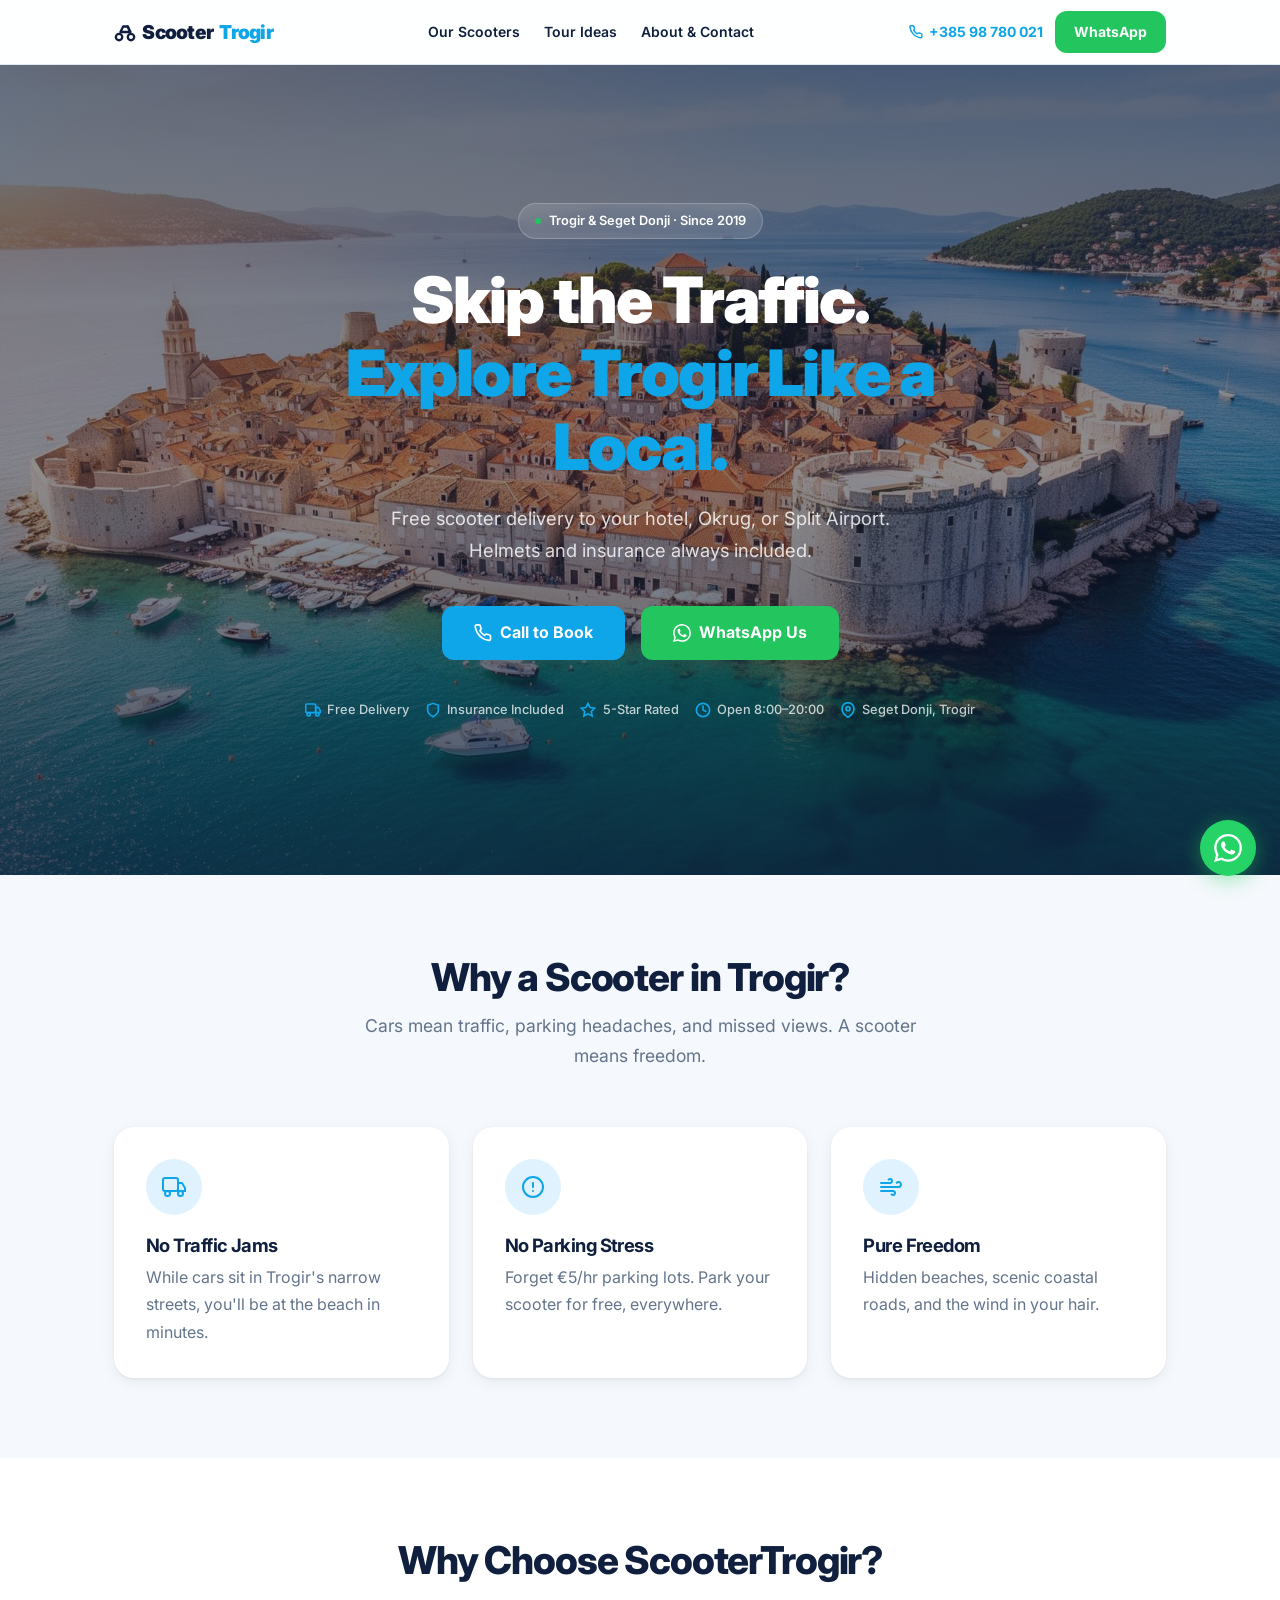
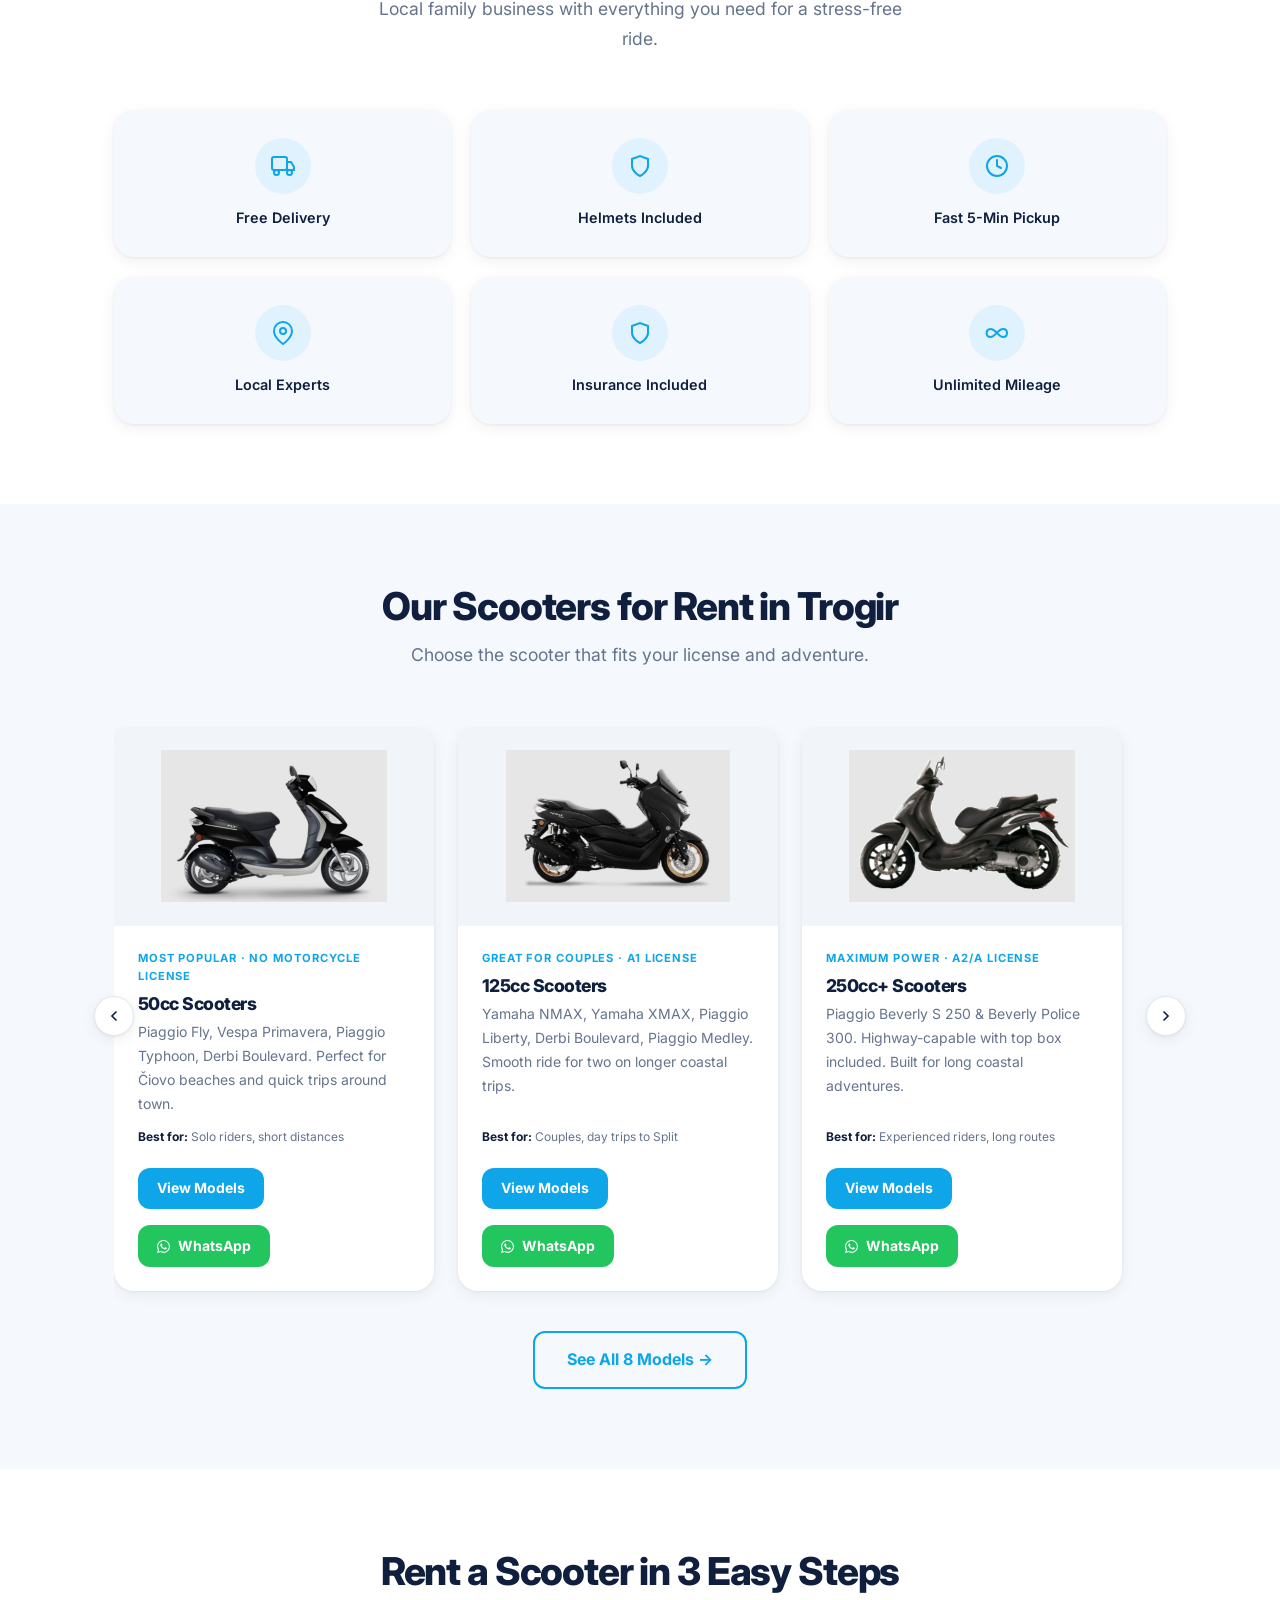
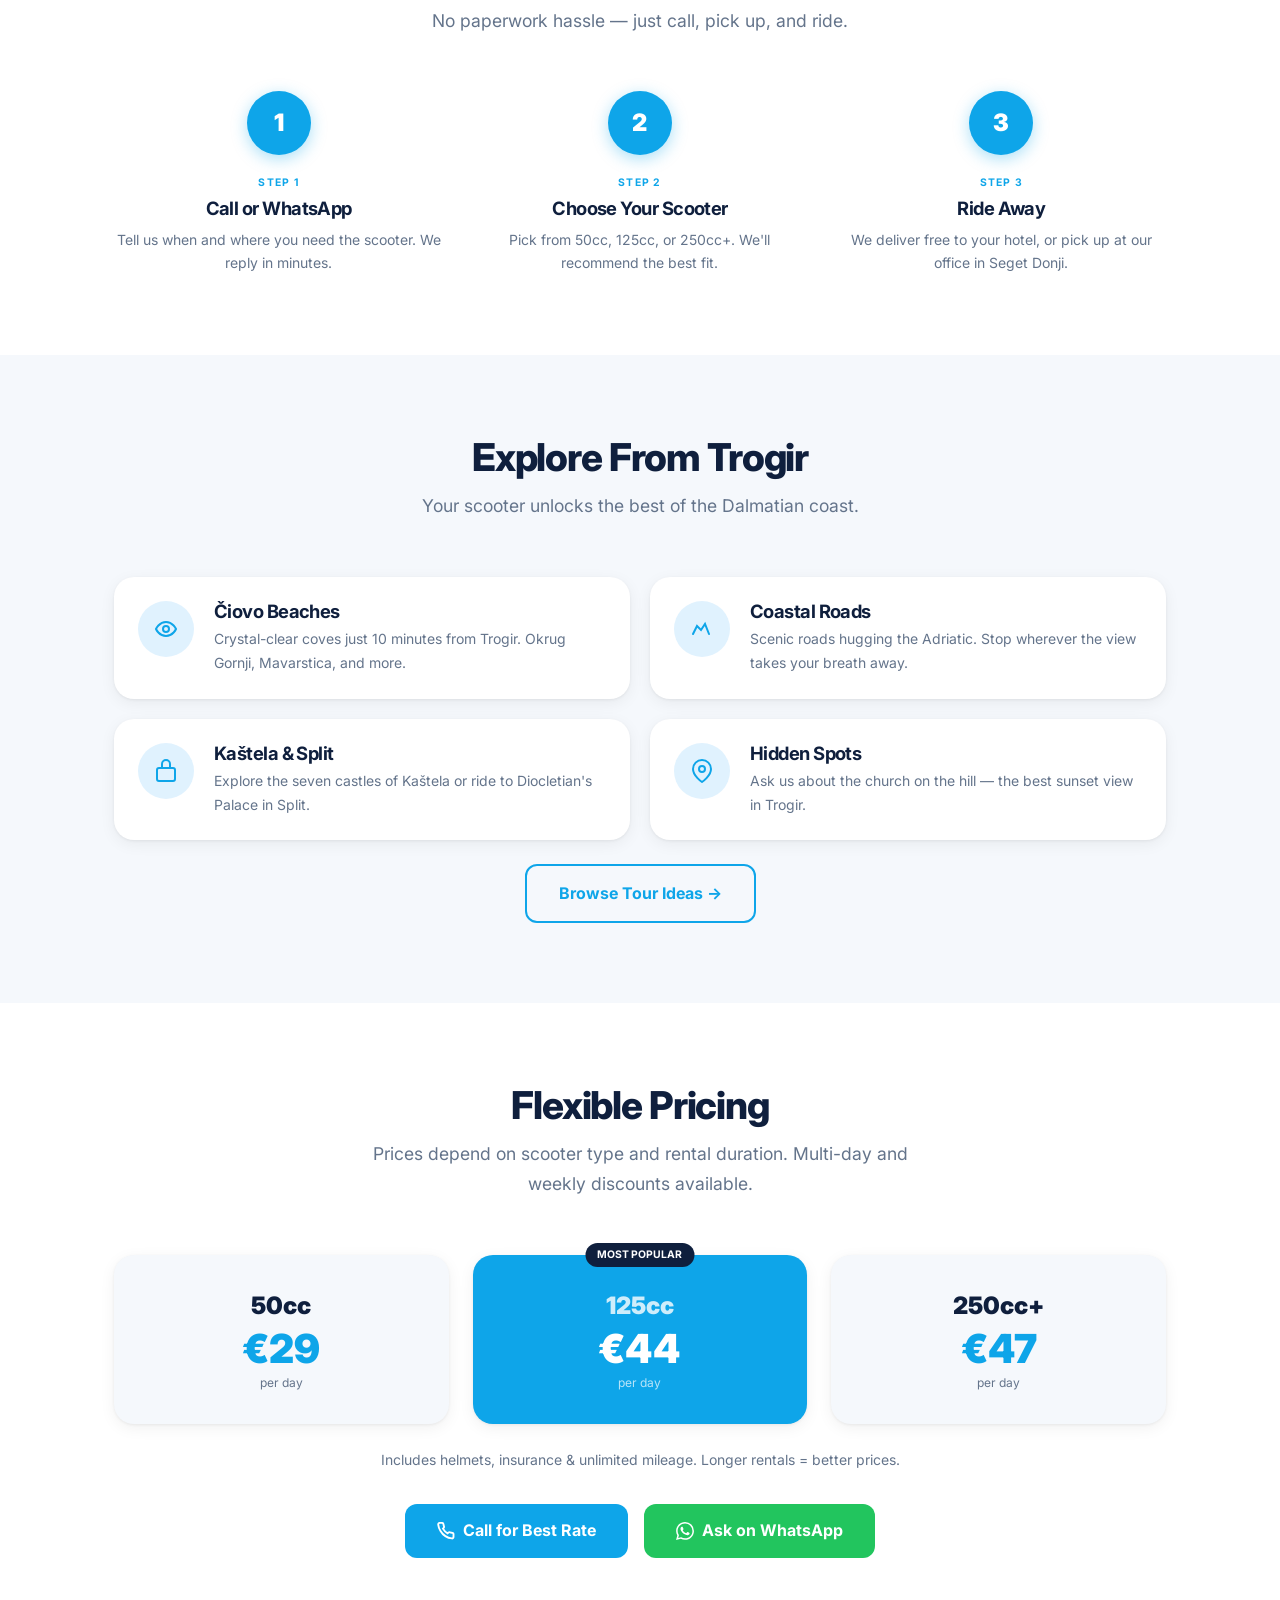
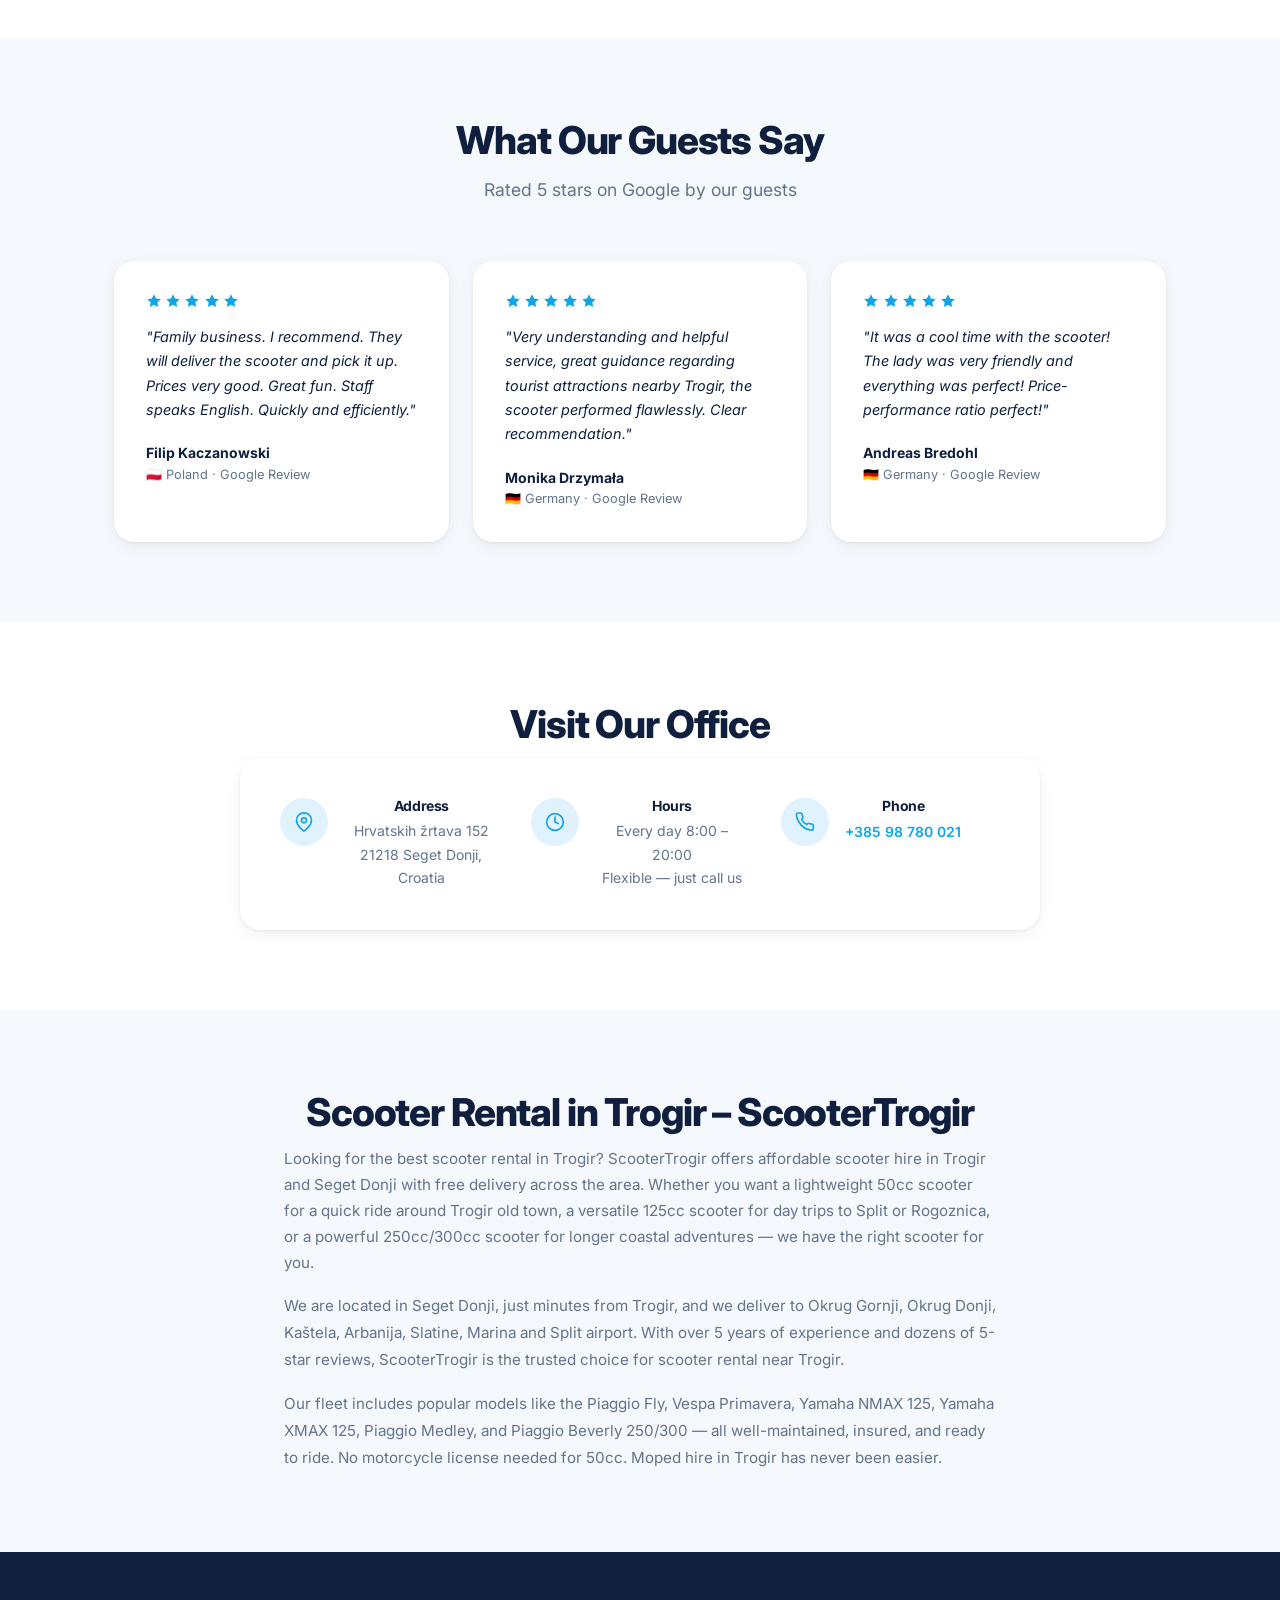
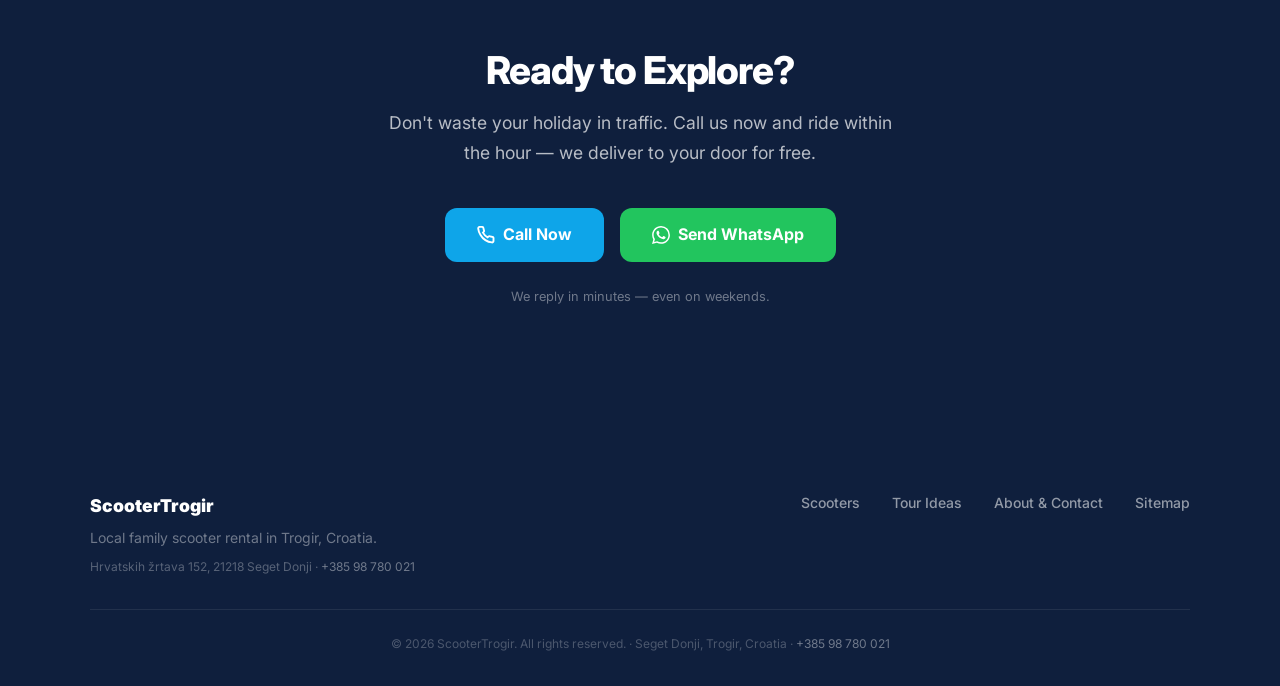
<file: index.html>
<!DOCTYPE html>
<html lang="en">
<head>
  <meta charset="UTF-8" />
  <meta name="viewport" content="width=device-width, initial-scale=1.0" />
  <title>Scooter Rental Trogir – From €29/day | Free Delivery | ScooterTrogir</title>
  <meta name="description" content="Rent a scooter in Trogir from €29/day. Free delivery to your hotel, Okrug, Kaštela & Split Airport. Helmets & insurance included. 5-star rated local family business." />
  <meta name="keywords" content="scooter rental Trogir, rent a scooter Trogir, trogir scooter rental, scooter hire Trogir, moped hire Trogir, moped rental Trogir, scooter Seget Donji, 50cc scooter Trogir, 125cc scooter Trogir, iznajmljivanje skutera Trogir, rent a scooter Croatia Dalmatia" />
  <meta name="robots" content="index, follow" />
  <meta name="author" content="ScooterTrogir" />
  <link rel="canonical" href="https://scooter-trogir.com/" />

  <!-- Open Graph -->
  <meta property="og:type" content="website" />
  <meta property="og:url" content="https://scooter-trogir.com/" />
  <meta property="og:title" content="Scooter Rental Trogir – From €29/day | ScooterTrogir" />
  <meta property="og:description" content="Free delivery to Trogir, Okrug, Kaštela & Split Airport. Helmets & insurance included. 5-star rated local family business." />
  <meta property="og:image" content="https://scooter-trogir.com/assets/hero-coastal.jpg" />
  <meta property="og:image:width" content="1200" />
  <meta property="og:image:height" content="630" />
  <meta property="og:locale" content="en_GB" />
  <meta property="og:site_name" content="ScooterTrogir" />

  <!-- Twitter Card -->
  <meta name="twitter:card" content="summary_large_image" />
  <meta name="twitter:title" content="Scooter Rental Trogir – From €29/day | Free Delivery" />
  <meta name="twitter:description" content="Free delivery to Trogir, Okrug, Kaštela & Split Airport. Helmets & insurance included." />
  <meta name="twitter:image" content="https://scooter-trogir.com/assets/hero-coastal.jpg" />

  <!-- Schema.org LocalBusiness + WebSite -->
  <script type="application/ld+json">
  {
    "@context": "https://schema.org",
    "@type": "LocalBusiness",
    "@id": "https://scooter-trogir.com/#business",
    "name": "ScooterTrogir",
    "description": "Scooter and moped rental in Trogir and Seget Donji, Croatia. Free delivery to hotels, Okrug, Kaštela and Split Airport. Helmets and insurance always included.",
    "url": "https://scooter-trogir.com",
    "telephone": "+38598780021",
    "email": "tt.motori@gmail.com",
    "image": "https://scooter-trogir.com/assets/hero-coastal.jpg",
    "address": {
      "@type": "PostalAddress",
      "streetAddress": "Hrvatskih žrtava 152",
      "addressLocality": "Seget Donji",
      "postalCode": "21218",
      "addressRegion": "Split-Dalmatia County",
      "addressCountry": "HR"
    },
    "geo": { "@type": "GeoCoordinates", "latitude": 43.5193, "longitude": 16.2274 },
    "openingHoursSpecification": [
      { "@type": "OpeningHoursSpecification", "dayOfWeek": ["Monday","Tuesday","Wednesday","Thursday","Friday","Saturday","Sunday"], "opens": "08:00", "closes": "20:00" }
    ],
    "priceRange": "€€",
    "currenciesAccepted": "EUR",
    "paymentAccepted": "Cash, Credit Card",
    "areaServed": ["Trogir","Seget Donji","Okrug Gornji","Okrug Donji","Kaštela","Split","Čiovo"],
    "aggregateRating": { "@type": "AggregateRating", "ratingValue": "5", "reviewCount": "47", "bestRating": "5" },
    "review": [
      { "@type": "Review", "author": { "@type": "Person", "name": "Filip Kaczanowski" }, "reviewRating": { "@type": "Rating", "ratingValue": "5" }, "reviewBody": "Family business. I recommend. They will deliver the scooter and pick it up. Prices very good. Great fun. Staff speaks English. Quickly and efficiently." },
      { "@type": "Review", "author": { "@type": "Person", "name": "Monika Drzymała" }, "reviewRating": { "@type": "Rating", "ratingValue": "5" }, "reviewBody": "Very understanding and helpful service, great guidance regarding tourist attractions nearby Trogir, the scooter performed flawlessly. Clear recommendation." }
    ],
    "sameAs": ["https://wa.me/38598780021"]
  }
  </script>
  <script type="application/ld+json">
  {
    "@context": "https://schema.org",
    "@type": "WebSite",
    "url": "https://scooter-trogir.com",
    "name": "ScooterTrogir",
    "description": "Scooter rental in Trogir, Croatia — from €29/day with free delivery"
  }
  </script>

  <link rel="preconnect" href="https://fonts.googleapis.com" />
  <link rel="preconnect" href="https://fonts.gstatic.com" crossorigin />
  <link href="https://fonts.googleapis.com/css2?family=Inter:wght@400;500;600;700;800;900&display=swap" rel="stylesheet" />
  <link rel="stylesheet" href="css/style.css" />
  <link rel="icon" type="image/bmp" href="assets/logo.bmp" />
  <link rel="preload" as="image" href="assets/hero-coastal.jpg" />
  <noscript><style>.reveal{opacity:1;transform:none}</style></noscript>
</head>
<body>

<!-- ===== NAVBAR ===== -->
<header>
  <nav class="navbar" role="navigation" aria-label="Main navigation">
    <div class="navbar__inner">
      <a href="/" class="navbar__logo" aria-label="ScooterTrogir home">
        <svg width="22" height="22" viewBox="0 0 24 24" fill="none" stroke="currentColor" stroke-width="2.5" stroke-linecap="round" stroke-linejoin="round" aria-hidden="true"><circle cx="5.5" cy="17.5" r="3.5"/><circle cx="18.5" cy="17.5" r="3.5"/><path d="M15 6h-5l-3 6h11l-3-6z"/><path d="M15 6l2 5"/></svg>
        Scooter<span>Trogir</span>
      </a>
      <div class="navbar__links">
        <a href="/scooters">Our Scooters</a>
        <a href="/tours">Tour Ideas</a>
        <a href="/about">About & Contact</a>
      </div>
      <div class="navbar__cta">
        <a href="tel:+38598780021" class="navbar__phone" aria-label="Call us">
          <svg width="14" height="14" viewBox="0 0 24 24" fill="none" stroke="currentColor" stroke-width="2.5" stroke-linecap="round" stroke-linejoin="round" aria-hidden="true"><path d="M22 16.92v3a2 2 0 0 1-2.18 2 19.79 19.79 0 0 1-8.63-3.07A19.5 19.5 0 0 1 4.69 12 19.79 19.79 0 0 1 1.61 3.4 2 2 0 0 1 3.6 1.22h3a2 2 0 0 1 2 1.72c.127.96.361 1.903.7 2.81a2 2 0 0 1-.45 2.11L7.91 8.8a16 16 0 0 0 6.29 6.29l.95-.95a2 2 0 0 1 2.11-.45c.907.339 1.85.573 2.81.7A2 2 0 0 1 22 16.92z"/></svg>
          +385 98 780 021
        </a>
        <a href="https://wa.me/38598780021?text=Hi!%20I'd%20like%20to%20rent%20a%20scooter%20in%20Trogir." target="_blank" rel="noopener noreferrer" class="btn btn-whatsapp btn-sm">WhatsApp</a>
      </div>
      <button class="navbar__hamburger" id="hamburger" aria-label="Toggle menu" aria-expanded="false" aria-controls="mobile-nav">
        <svg viewBox="0 0 24 24" fill="none" stroke="currentColor" stroke-width="2.5" stroke-linecap="round" aria-hidden="true"><line x1="3" y1="6" x2="21" y2="6"/><line x1="3" y1="12" x2="21" y2="12"/><line x1="3" y1="18" x2="21" y2="18"/></svg>
      </button>
    </div>
    <div class="navbar__mobile" id="mobile-nav" role="menu">
      <a href="/scooters" role="menuitem">Our Scooters</a>
      <a href="/tours" role="menuitem">Tour Ideas</a>
      <a href="/about" role="menuitem">About & Contact</a>
      <a href="tel:+38598780021" class="btn btn-primary" role="menuitem"><svg width="15" height="15" viewBox="0 0 24 24" fill="none" stroke="currentColor" stroke-width="2.2" stroke-linecap="round" stroke-linejoin="round"><path d="M22 16.92v3a2 2 0 0 1-2.18 2 19.79 19.79 0 0 1-8.63-3.07A19.5 19.5 0 0 1 4.69 12 19.79 19.79 0 0 1 1.61 3.4 2 2 0 0 1 3.6 1.22h3a2 2 0 0 1 2 1.72 12.84 12.84 0 0 0 .7 2.81 2 2 0 0 1-.45 2.11L7.91 8.8a16 16 0 0 0 6.29 6.29l.95-.95a2 2 0 0 1 2.11-.45 12.84 12.84 0 0 0 2.81.7A2 2 0 0 1 22 16.92z"/></svg> Call +385 98 780 021</a>
      <a href="https://wa.me/38598780021?text=Hi!%20I'd%20like%20to%20rent%20a%20scooter%20in%20Trogir." target="_blank" rel="noopener noreferrer" class="btn btn-whatsapp" role="menuitem"><svg width="15" height="15" viewBox="0 0 24 24" fill="currentColor"><path d="M17.472 14.382c-.297-.149-1.758-.867-2.03-.967-.273-.099-.471-.148-.67.15-.197.297-.767.966-.94 1.164-.173.199-.347.223-.644.075-.297-.15-1.255-.463-2.39-1.475-.883-.788-1.48-1.761-1.653-2.059-.173-.297-.018-.458.13-.606.134-.133.298-.347.446-.52.149-.174.198-.298.298-.497.099-.198.05-.371-.025-.52-.075-.149-.669-1.612-.916-2.207-.242-.579-.487-.5-.669-.51-.173-.008-.371-.01-.57-.01-.198 0-.52.074-.792.372-.272.297-1.04 1.016-1.04 2.479 0 1.462 1.065 2.875 1.213 3.074.149.198 2.096 3.2 5.077 4.487.709.306 1.262.489 1.694.625.712.227 1.36.195 1.871.118.571-.085 1.758-.719 2.006-1.413.248-.694.248-1.289.173-1.413-.074-.124-.272-.198-.57-.347m-5.421 7.403h-.004a9.87 9.87 0 0 1-5.031-1.378l-.361-.214-3.741.982.998-3.648-.235-.374a9.86 9.86 0 0 1-1.51-5.26c.001-5.45 4.436-9.884 9.888-9.884 2.64 0 5.122 1.03 6.988 2.898a9.825 9.825 0 0 1 2.893 6.994c-.003 5.45-4.437 9.884-9.885 9.884m8.413-18.297A11.815 11.815 0 0 0 12.05 0C5.495 0 .16 5.335.157 11.892c0 2.096.547 4.142 1.588 5.945L.057 24l6.305-1.654a11.882 11.882 0 0 0 5.683 1.448h.005c6.554 0 11.89-5.335 11.893-11.893a11.821 11.821 0 0 0-3.48-8.413Z"/></svg> WhatsApp Us</a>
    </div>
  </nav>
</header>

<!-- ===== HERO ===== -->
<main>
<section class="hero" aria-label="Hero">
  <div class="hero__bg">
    <img src="assets/hero-coastal.jpg" alt="Scenic coastal road near Trogir with a scooter overlooking the Adriatic sea" width="1920" height="1080" fetchpriority="high" />
  </div>
  <div class="hero__overlay" aria-hidden="true"></div>
  <div class="hero__content">
    <div class="hero__eyebrow">
      <span aria-hidden="true"></span>
      Trogir &amp; Seget Donji · Since 2019
    </div>
    <h1>Skip the Traffic.<br><em>Explore Trogir Like a Local.</em></h1>
    <p class="hero__sub">Free scooter delivery to your hotel, Okrug, or Split Airport. Helmets and insurance always included.</p>
    <div class="btn-group">
      <a href="tel:+38598780021" class="btn btn-primary"><svg width="18" height="18" viewBox="0 0 24 24" fill="none" stroke="currentColor" stroke-width="2.2" stroke-linecap="round" stroke-linejoin="round"><path d="M22 16.92v3a2 2 0 0 1-2.18 2 19.79 19.79 0 0 1-8.63-3.07A19.5 19.5 0 0 1 4.69 12 19.79 19.79 0 0 1 1.61 3.4 2 2 0 0 1 3.6 1.22h3a2 2 0 0 1 2 1.72 12.84 12.84 0 0 0 .7 2.81 2 2 0 0 1-.45 2.11L7.91 8.8a16 16 0 0 0 6.29 6.29l.95-.95a2 2 0 0 1 2.11-.45 12.84 12.84 0 0 0 2.81.7A2 2 0 0 1 22 16.92z"/></svg>
        Call to Book
      </a>
      <a href="https://wa.me/38598780021?text=Hi!%20I'd%20like%20to%20rent%20a%20scooter%20in%20Trogir." target="_blank" rel="noopener noreferrer" class="btn btn-whatsapp">
        <svg width="18" height="18" viewBox="0 0 24 24" fill="currentColor" aria-hidden="true"><path d="M17.472 14.382c-.297-.149-1.758-.867-2.03-.967-.273-.099-.471-.148-.67.15-.197.297-.767.966-.94 1.164-.173.199-.347.223-.644.075-.297-.15-1.255-.463-2.39-1.475-.883-.788-1.48-1.761-1.653-2.059-.173-.297-.018-.458.13-.606.134-.133.298-.347.446-.52.149-.174.198-.298.298-.497.099-.198.05-.371-.025-.52-.075-.149-.669-1.612-.916-2.207-.242-.579-.487-.5-.669-.51-.173-.008-.371-.01-.57-.01-.198 0-.52.074-.792.372-.272.297-1.04 1.016-1.04 2.479 0 1.462 1.065 2.875 1.213 3.074.149.198 2.096 3.2 5.077 4.487.709.306 1.262.489 1.694.625.712.227 1.36.195 1.871.118.571-.085 1.758-.719 2.006-1.413.248-.694.248-1.289.173-1.413-.074-.124-.272-.198-.57-.347m-5.421 7.403h-.004a9.87 9.87 0 0 1-5.031-1.378l-.361-.214-3.741.982.998-3.648-.235-.374a9.86 9.86 0 0 1-1.51-5.26c.001-5.45 4.436-9.884 9.888-9.884 2.64 0 5.122 1.03 6.988 2.898a9.825 9.825 0 0 1 2.893 6.994c-.003 5.45-4.437 9.884-9.885 9.884m8.413-18.297A11.815 11.815 0 0 0 12.05 0C5.495 0 .16 5.335.157 11.892c0 2.096.547 4.142 1.588 5.945L.057 24l6.305-1.654a11.882 11.882 0 0 0 5.683 1.448h.005c6.554 0 11.89-5.335 11.893-11.893a11.821 11.821 0 0 0-3.48-8.413Z"/></svg>
        WhatsApp Us
      </a>
    </div>
    <div class="hero__trust" aria-label="Key features">
      <div class="hero__trust-item"><svg viewBox="0 0 24 24" fill="none" stroke="currentColor" stroke-width="2.5" stroke-linecap="round" aria-hidden="true"><rect x="1" y="3" width="15" height="13" rx="2"/><path d="M16 8h4l3 5v3h-7V8z"/><circle cx="5.5" cy="18.5" r="2.5"/><circle cx="18.5" cy="18.5" r="2.5"/></svg> Free Delivery</div>
      <div class="hero__trust-item"><svg viewBox="0 0 24 24" fill="none" stroke="currentColor" stroke-width="2.5" stroke-linecap="round" aria-hidden="true"><path d="M12 22s8-4 8-10V5l-8-3-8 3v7c0 6 8 10 8 10z"/></svg> Insurance Included</div>
      <div class="hero__trust-item"><svg viewBox="0 0 24 24" fill="none" stroke="currentColor" stroke-width="2.5" stroke-linecap="round" aria-hidden="true"><polygon points="12 2 15.09 8.26 22 9.27 17 14.14 18.18 21.02 12 17.77 5.82 21.02 7 14.14 2 9.27 8.91 8.26 12 2"/></svg> 5-Star Rated</div>
      <div class="hero__trust-item"><svg viewBox="0 0 24 24" fill="none" stroke="currentColor" stroke-width="2.5" stroke-linecap="round" aria-hidden="true"><circle cx="12" cy="12" r="10"/><polyline points="12 6 12 12 16 14"/></svg> Open 8:00–20:00</div>
      <div class="hero__trust-item"><svg viewBox="0 0 24 24" fill="none" stroke="currentColor" stroke-width="2.5" stroke-linecap="round" aria-hidden="true"><path d="M21 10c0 7-9 13-9 13s-9-6-9-13a9 9 0 0 1 18 0z"/><circle cx="12" cy="10" r="3"/></svg> Seget Donji, Trogir</div>
    </div>
  </div>
</section>

<!-- ===== WHY SCOOTER ===== -->
<section class="section" aria-labelledby="why-scooter-title">
  <div class="container">
    <h2 id="why-scooter-title" class="section-title text-center reveal">Why a Scooter in Trogir?</h2>
    <p class="section-sub text-center reveal reveal-delay-1">Cars mean traffic, parking headaches, and missed views. A scooter means freedom.</p>
    <div class="why-grid">
      <div class="card why-card reveal reveal-delay-1">
        <div class="icon-circle icon-circle--lg">
          <svg viewBox="0 0 24 24" fill="none" stroke="currentColor" stroke-width="2" stroke-linecap="round" aria-hidden="true"><rect x="1" y="3" width="15" height="13" rx="2"/><path d="M16 8h4l3 5v3h-7V8z"/><circle cx="5.5" cy="18.5" r="2.5"/><circle cx="18.5" cy="18.5" r="2.5"/></svg>
        </div>
        <h3>No Traffic Jams</h3>
        <p>While cars sit in Trogir's narrow streets, you'll be at the beach in minutes.</p>
      </div>
      <div class="card why-card reveal reveal-delay-2">
        <div class="icon-circle icon-circle--lg">
          <svg viewBox="0 0 24 24" fill="none" stroke="currentColor" stroke-width="2" stroke-linecap="round" aria-hidden="true"><circle cx="12" cy="12" r="10"/><line x1="12" y1="8" x2="12" y2="12"/><line x1="12" y1="16" x2="12.01" y2="16"/></svg>
        </div>
        <h3>No Parking Stress</h3>
        <p>Forget €5/hr parking lots. Park your scooter for free, everywhere.</p>
      </div>
      <div class="card why-card reveal reveal-delay-3">
        <div class="icon-circle icon-circle--lg">
          <svg viewBox="0 0 24 24" fill="none" stroke="currentColor" stroke-width="2" stroke-linecap="round" aria-hidden="true"><path d="M9.59 4.59A2 2 0 1 1 11 8H2m10.59 11.41A2 2 0 1 0 14 16H2m15.73-8.27A2.5 2.5 0 1 1 19.5 12H2"/></svg>
        </div>
        <h3>Pure Freedom</h3>
        <p>Hidden beaches, scenic coastal roads, and the wind in your hair.</p>
      </div>
    </div>
  </div>
</section>

<!-- ===== WHY US ===== -->
<section class="section section--card" aria-labelledby="why-us-title">
  <div class="container text-center">
    <h2 id="why-us-title" class="section-title reveal">Why Choose ScooterTrogir?</h2>
    <p class="section-sub reveal reveal-delay-1">Local family business with everything you need for a stress-free ride.</p>
    <div class="benefits-grid">
      <div class="benefit-item reveal reveal-delay-1">
        <div class="icon-circle icon-circle--lg">
          <svg viewBox="0 0 24 24" fill="none" stroke="currentColor" stroke-width="2" stroke-linecap="round" aria-hidden="true"><rect x="1" y="3" width="15" height="13" rx="2"/><path d="M16 8h4l3 5v3h-7V8z"/><circle cx="5.5" cy="18.5" r="2.5"/><circle cx="18.5" cy="18.5" r="2.5"/></svg>
        </div>
        <span>Free Delivery</span>
      </div>
      <div class="benefit-item reveal reveal-delay-1">
        <div class="icon-circle icon-circle--lg">
          <svg viewBox="0 0 24 24" fill="none" stroke="currentColor" stroke-width="2" stroke-linecap="round" aria-hidden="true"><path d="M12 22s8-4 8-10V5l-8-3-8 3v7c0 6 8 10 8 10z"/></svg>
        </div>
        <span>Helmets Included</span>
      </div>
      <div class="benefit-item reveal reveal-delay-2">
        <div class="icon-circle icon-circle--lg">
          <svg viewBox="0 0 24 24" fill="none" stroke="currentColor" stroke-width="2" stroke-linecap="round" aria-hidden="true"><circle cx="12" cy="12" r="10"/><polyline points="12 6 12 12 16 14"/></svg>
        </div>
        <span>Fast 5-Min Pickup</span>
      </div>
      <div class="benefit-item reveal reveal-delay-2">
        <div class="icon-circle icon-circle--lg">
          <svg viewBox="0 0 24 24" fill="none" stroke="currentColor" stroke-width="2" stroke-linecap="round" aria-hidden="true"><path d="M21 10c0 7-9 13-9 13s-9-6-9-13a9 9 0 0 1 18 0z"/><circle cx="12" cy="10" r="3"/></svg>
        </div>
        <span>Local Experts</span>
      </div>
      <div class="benefit-item reveal reveal-delay-3">
        <div class="icon-circle icon-circle--lg">
          <svg viewBox="0 0 24 24" fill="none" stroke="currentColor" stroke-width="2" stroke-linecap="round" aria-hidden="true"><path d="M12 22s8-4 8-10V5l-8-3-8 3v7c0 6 8 10 8 10z"/></svg>
        </div>
        <span>Insurance Included</span>
      </div>
      <div class="benefit-item reveal reveal-delay-3">
        <div class="icon-circle icon-circle--lg">
          <svg viewBox="0 0 24 24" fill="none" stroke="currentColor" stroke-width="2" stroke-linecap="round" aria-hidden="true"><path d="M18.178 8c5.096 0 5.096 8 0 8-5.095 0-7.133-8-12.739-8C.344 8 .344 16 5.44 16c5.095 0 7.133-8 12.738-8z"/></svg>
        </div>
        <span>Unlimited Mileage</span>
      </div>
    </div>
  </div>
</section>

<!-- ===== FLEET ===== -->
<section class="section" aria-labelledby="fleet-title">
  <div class="container">
    <h2 id="fleet-title" class="section-title text-center reveal">Our Scooters for Rent in Trogir</h2>
    <p class="section-sub text-center reveal reveal-delay-1">Choose the scooter that fits your license and adventure.</p>
    <div class="fleet-scroll-wrapper">
      <button class="fleet-scroll-btn fleet-scroll-btn--left" id="fleet-left" aria-label="Scroll left">
        <svg viewBox="0 0 24 24" fill="none" stroke="currentColor" stroke-width="2.5" stroke-linecap="round" aria-hidden="true"><polyline points="15 18 9 12 15 6"/></svg>
      </button>
      <div class="fleet-scroll" id="fleet-scroll" role="list">
        <article class="fleet-card" role="listitem">
          <div class="fleet-card__img"><img src="assets/fly.jpg" alt="Piaggio Fly 50cc scooter for rent in Trogir" width="280" height="180" loading="lazy" /></div>
          <div class="fleet-card__body">
            <div class="fleet-card__tag">Most Popular · No Motorcycle License</div>
            <h3 class="fleet-card__name">50cc Scooters</h3>
            <p class="fleet-card__desc">Piaggio Fly, Vespa Primavera, Piaggio Typhoon, Derbi Boulevard. Perfect for Čiovo beaches and quick trips around town.</p>
            <p class="fleet-card__best"><strong>Best for:</strong> Solo riders, short distances</p>
            <div class="btn-group" style="justify-content:flex-start">
              <a href="/scooters" class="btn btn-primary btn-sm">View Models</a>
              <a href="https://wa.me/38598780021?text=Hi!%20I'd%20like%20to%20rent%20a%2050cc%20scooter." target="_blank" rel="noopener noreferrer" class="btn btn-whatsapp btn-sm"><svg width="13" height="13" viewBox="0 0 24 24" fill="currentColor"><path d="M17.472 14.382c-.297-.149-1.758-.867-2.03-.967-.273-.099-.471-.148-.67.15-.197.297-.767.966-.94 1.164-.173.199-.347.223-.644.075-.297-.15-1.255-.463-2.39-1.475-.883-.788-1.48-1.761-1.653-2.059-.173-.297-.018-.458.13-.606.134-.133.298-.347.446-.52.149-.174.198-.298.298-.497.099-.198.05-.371-.025-.52-.075-.149-.669-1.612-.916-2.207-.242-.579-.487-.5-.669-.51-.173-.008-.371-.01-.57-.01-.198 0-.52.074-.792.372-.272.297-1.04 1.016-1.04 2.479 0 1.462 1.065 2.875 1.213 3.074.149.198 2.096 3.2 5.077 4.487.709.306 1.262.489 1.694.625.712.227 1.36.195 1.871.118.571-.085 1.758-.719 2.006-1.413.248-.694.248-1.289.173-1.413-.074-.124-.272-.198-.57-.347m-5.421 7.403h-.004a9.87 9.87 0 0 1-5.031-1.378l-.361-.214-3.741.982.998-3.648-.235-.374a9.86 9.86 0 0 1-1.51-5.26c.001-5.45 4.436-9.884 9.888-9.884 2.64 0 5.122 1.03 6.988 2.898a9.825 9.825 0 0 1 2.893 6.994c-.003 5.45-4.437 9.884-9.885 9.884m8.413-18.297A11.815 11.815 0 0 0 12.05 0C5.495 0 .16 5.335.157 11.892c0 2.096.547 4.142 1.588 5.945L.057 24l6.305-1.654a11.882 11.882 0 0 0 5.683 1.448h.005c6.554 0 11.89-5.335 11.893-11.893a11.821 11.821 0 0 0-3.48-8.413Z"/></svg> WhatsApp</a>
            </div>
          </div>
        </article>
        <article class="fleet-card" role="listitem">
          <div class="fleet-card__img"><img src="assets/nmax.jpg" alt="Yamaha NMAX 125cc scooter for rent in Trogir" width="280" height="180" loading="lazy" /></div>
          <div class="fleet-card__body">
            <div class="fleet-card__tag">Great for Couples · A1 License</div>
            <h3 class="fleet-card__name">125cc Scooters</h3>
            <p class="fleet-card__desc">Yamaha NMAX, Yamaha XMAX, Piaggio Liberty, Derbi Boulevard, Piaggio Medley. Smooth ride for two on longer coastal trips.</p>
            <p class="fleet-card__best"><strong>Best for:</strong> Couples, day trips to Split</p>
            <div class="btn-group" style="justify-content:flex-start">
              <a href="/scooters" class="btn btn-primary btn-sm">View Models</a>
              <a href="https://wa.me/38598780021?text=Hi!%20I'd%20like%20to%20rent%20a%20125cc%20scooter." target="_blank" rel="noopener noreferrer" class="btn btn-whatsapp btn-sm"><svg width="13" height="13" viewBox="0 0 24 24" fill="currentColor"><path d="M17.472 14.382c-.297-.149-1.758-.867-2.03-.967-.273-.099-.471-.148-.67.15-.197.297-.767.966-.94 1.164-.173.199-.347.223-.644.075-.297-.15-1.255-.463-2.39-1.475-.883-.788-1.48-1.761-1.653-2.059-.173-.297-.018-.458.13-.606.134-.133.298-.347.446-.52.149-.174.198-.298.298-.497.099-.198.05-.371-.025-.52-.075-.149-.669-1.612-.916-2.207-.242-.579-.487-.5-.669-.51-.173-.008-.371-.01-.57-.01-.198 0-.52.074-.792.372-.272.297-1.04 1.016-1.04 2.479 0 1.462 1.065 2.875 1.213 3.074.149.198 2.096 3.2 5.077 4.487.709.306 1.262.489 1.694.625.712.227 1.36.195 1.871.118.571-.085 1.758-.719 2.006-1.413.248-.694.248-1.289.173-1.413-.074-.124-.272-.198-.57-.347m-5.421 7.403h-.004a9.87 9.87 0 0 1-5.031-1.378l-.361-.214-3.741.982.998-3.648-.235-.374a9.86 9.86 0 0 1-1.51-5.26c.001-5.45 4.436-9.884 9.888-9.884 2.64 0 5.122 1.03 6.988 2.898a9.825 9.825 0 0 1 2.893 6.994c-.003 5.45-4.437 9.884-9.885 9.884m8.413-18.297A11.815 11.815 0 0 0 12.05 0C5.495 0 .16 5.335.157 11.892c0 2.096.547 4.142 1.588 5.945L.057 24l6.305-1.654a11.882 11.882 0 0 0 5.683 1.448h.005c6.554 0 11.89-5.335 11.893-11.893a11.821 11.821 0 0 0-3.48-8.413Z"/></svg> WhatsApp</a>
            </div>
          </div>
        </article>
        <article class="fleet-card" role="listitem">
          <div class="fleet-card__img"><img src="assets/beverly250.jpg" alt="Piaggio Beverly 250cc scooter for rent in Trogir" width="280" height="180" loading="lazy" /></div>
          <div class="fleet-card__body">
            <div class="fleet-card__tag">Maximum Power · A2/A License</div>
            <h3 class="fleet-card__name">250cc+ Scooters</h3>
            <p class="fleet-card__desc">Piaggio Beverly S 250 & Beverly Police 300. Highway-capable with top box included. Built for long coastal adventures.</p>
            <p class="fleet-card__best"><strong>Best for:</strong> Experienced riders, long routes</p>
            <div class="btn-group" style="justify-content:flex-start">
              <a href="/scooters" class="btn btn-primary btn-sm">View Models</a>
              <a href="https://wa.me/38598780021?text=Hi!%20I'd%20like%20to%20rent%20a%20250cc%20scooter." target="_blank" rel="noopener noreferrer" class="btn btn-whatsapp btn-sm"><svg width="13" height="13" viewBox="0 0 24 24" fill="currentColor"><path d="M17.472 14.382c-.297-.149-1.758-.867-2.03-.967-.273-.099-.471-.148-.67.15-.197.297-.767.966-.94 1.164-.173.199-.347.223-.644.075-.297-.15-1.255-.463-2.39-1.475-.883-.788-1.48-1.761-1.653-2.059-.173-.297-.018-.458.13-.606.134-.133.298-.347.446-.52.149-.174.198-.298.298-.497.099-.198.05-.371-.025-.52-.075-.149-.669-1.612-.916-2.207-.242-.579-.487-.5-.669-.51-.173-.008-.371-.01-.57-.01-.198 0-.52.074-.792.372-.272.297-1.04 1.016-1.04 2.479 0 1.462 1.065 2.875 1.213 3.074.149.198 2.096 3.2 5.077 4.487.709.306 1.262.489 1.694.625.712.227 1.36.195 1.871.118.571-.085 1.758-.719 2.006-1.413.248-.694.248-1.289.173-1.413-.074-.124-.272-.198-.57-.347m-5.421 7.403h-.004a9.87 9.87 0 0 1-5.031-1.378l-.361-.214-3.741.982.998-3.648-.235-.374a9.86 9.86 0 0 1-1.51-5.26c.001-5.45 4.436-9.884 9.888-9.884 2.64 0 5.122 1.03 6.988 2.898a9.825 9.825 0 0 1 2.893 6.994c-.003 5.45-4.437 9.884-9.885 9.884m8.413-18.297A11.815 11.815 0 0 0 12.05 0C5.495 0 .16 5.335.157 11.892c0 2.096.547 4.142 1.588 5.945L.057 24l6.305-1.654a11.882 11.882 0 0 0 5.683 1.448h.005c6.554 0 11.89-5.335 11.893-11.893a11.821 11.821 0 0 0-3.48-8.413Z"/></svg> WhatsApp</a>
            </div>
          </div>
        </article>
      </div>
      <button class="fleet-scroll-btn fleet-scroll-btn--right" id="fleet-right" aria-label="Scroll right">
        <svg viewBox="0 0 24 24" fill="none" stroke="currentColor" stroke-width="2.5" stroke-linecap="round" aria-hidden="true"><polyline points="9 18 15 12 9 6"/></svg>
      </button>
    </div>
    <div class="text-center mt-3">
      <a href="/scooters" class="btn btn-outline">See All 8 Models →</a>
    </div>
  </div>
</section>

<!-- ===== HOW IT WORKS ===== -->
<section class="section section--card" aria-labelledby="how-title">
  <div class="container text-center">
    <h2 id="how-title" class="section-title reveal">Rent a Scooter in 3 Easy Steps</h2>
    <p class="section-sub reveal reveal-delay-1">No paperwork hassle — just call, pick up, and ride.</p>
    <div class="steps-grid">
      <div class="step reveal reveal-delay-1">
        <div class="step__num" aria-hidden="true">1</div>
        <div class="step__label">Step 1</div>
        <h3>Call or WhatsApp</h3>
        <p>Tell us when and where you need the scooter. We reply in minutes.</p>
      </div>
      <div class="step reveal reveal-delay-2">
        <div class="step__num" aria-hidden="true">2</div>
        <div class="step__label">Step 2</div>
        <h3>Choose Your Scooter</h3>
        <p>Pick from 50cc, 125cc, or 250cc+. We'll recommend the best fit.</p>
      </div>
      <div class="step reveal reveal-delay-3">
        <div class="step__num" aria-hidden="true">3</div>
        <div class="step__label">Step 3</div>
        <h3>Ride Away</h3>
        <p>We deliver free to your hotel, or pick up at our office in Seget Donji.</p>
      </div>
    </div>
  </div>
</section>

<!-- ===== EXPLORE ===== -->
<section class="section" aria-labelledby="explore-title">
  <div class="container">
    <h2 id="explore-title" class="section-title text-center reveal">Explore From Trogir</h2>
    <p class="section-sub text-center reveal reveal-delay-1">Your scooter unlocks the best of the Dalmatian coast.</p>
    <div class="explore-grid">
      <div class="card explore-card reveal reveal-delay-1">
        <div class="icon-circle icon-circle--lg">
          <svg viewBox="0 0 24 24" fill="none" stroke="currentColor" stroke-width="2" stroke-linecap="round" aria-hidden="true"><path d="M2 12s3-7 10-7 10 7 10 7-3 7-10 7-10-7-10-7z"/><circle cx="12" cy="12" r="3"/></svg>
        </div>
        <div>
          <h3>Čiovo Beaches</h3>
          <p>Crystal-clear coves just 10 minutes from Trogir. Okrug Gornji, Mavarstica, and more.</p>
        </div>
      </div>
      <div class="card explore-card reveal reveal-delay-2">
        <div class="icon-circle icon-circle--lg">
          <svg viewBox="0 0 24 24" fill="none" stroke="currentColor" stroke-width="2" stroke-linecap="round" aria-hidden="true"><path d="M3 17l4-8 4 4 4-6 4 10"/></svg>
        </div>
        <div>
          <h3>Coastal Roads</h3>
          <p>Scenic roads hugging the Adriatic. Stop wherever the view takes your breath away.</p>
        </div>
      </div>
      <div class="card explore-card reveal reveal-delay-1">
        <div class="icon-circle icon-circle--lg">
          <svg viewBox="0 0 24 24" fill="none" stroke="currentColor" stroke-width="2" stroke-linecap="round" aria-hidden="true"><rect x="3" y="9" width="18" height="13" rx="2"/><path d="M8 9V5a4 4 0 0 1 8 0v4"/></svg>
        </div>
        <div>
          <h3>Kaštela &amp; Split</h3>
          <p>Explore the seven castles of Kaštela or ride to Diocletian's Palace in Split.</p>
        </div>
      </div>
      <div class="card explore-card reveal reveal-delay-2">
        <div class="icon-circle icon-circle--lg">
          <svg viewBox="0 0 24 24" fill="none" stroke="currentColor" stroke-width="2" stroke-linecap="round" aria-hidden="true"><path d="M21 10c0 7-9 13-9 13s-9-6-9-13a9 9 0 0 1 18 0z"/><circle cx="12" cy="10" r="3"/></svg>
        </div>
        <div>
          <h3>Hidden Spots</h3>
          <p>Ask us about the church on the hill — the best sunset view in Trogir.</p>
        </div>
      </div>
    </div>
    <div class="text-center mt-3">
      <a href="/tours" class="btn btn-outline">Browse Tour Ideas →</a>
    </div>
  </div>
</section>

<!-- ===== PRICING ===== -->
<section class="section section--card" aria-labelledby="pricing-title">
  <div class="container text-center">
    <h2 id="pricing-title" class="section-title reveal">Flexible Pricing</h2>
    <p class="section-sub reveal reveal-delay-1">Prices depend on scooter type and rental duration. Multi-day and weekly discounts available.</p>
    <div class="pricing-grid reveal reveal-delay-2">
      <div class="price-card">
        <div class="price-card__cc">50cc</div>
        <div class="price-card__price">€29</div>
        <div class="price-card__from">per day</div>
      </div>
      <div class="price-card price-card--featured">
        <div class="price-card__badge">Most Popular</div>
        <div class="price-card__cc">125cc</div>
        <div class="price-card__price">€44</div>
        <div class="price-card__from">per day</div>
      </div>
      <div class="price-card">
        <div class="price-card__cc">250cc+</div>
        <div class="price-card__price">€47</div>
        <div class="price-card__from">per day</div>
      </div>
    </div>
    <p class="pricing-note reveal">Includes helmets, insurance &amp; unlimited mileage. Longer rentals = better prices.</p>
    <div class="btn-group reveal reveal-delay-1">
      <a href="tel:+38598780021" class="btn btn-primary">
        <svg width="18" height="18" viewBox="0 0 24 24" fill="none" stroke="currentColor" stroke-width="2.5" stroke-linecap="round" aria-hidden="true"><path d="M22 16.92v3a2 2 0 0 1-2.18 2 19.79 19.79 0 0 1-8.63-3.07A19.5 19.5 0 0 1 4.69 12 19.79 19.79 0 0 1 1.61 3.4 2 2 0 0 1 3.6 1.22h3a2 2 0 0 1 2 1.72c.127.96.361 1.903.7 2.81a2 2 0 0 1-.45 2.11L7.91 8.8a16 16 0 0 0 6.29 6.29l.95-.95a2 2 0 0 1 2.11-.45c.907.339 1.85.573 2.81.7A2 2 0 0 1 22 16.92z"/></svg>
        Call for Best Rate
      </a>
      <a href="https://wa.me/38598780021?text=Hi!%20What%20are%20your%20prices%20for%20scooter%20rental?" target="_blank" rel="noopener noreferrer" class="btn btn-whatsapp">
        <svg width="18" height="18" viewBox="0 0 24 24" fill="currentColor" aria-hidden="true"><path d="M17.472 14.382c-.297-.149-1.758-.867-2.03-.967-.273-.099-.471-.148-.67.15-.197.297-.767.966-.94 1.164-.173.199-.347.223-.644.075-.297-.15-1.255-.463-2.39-1.475-.883-.788-1.48-1.761-1.653-2.059-.173-.297-.018-.458.13-.606.134-.133.298-.347.446-.52.149-.174.198-.298.298-.497.099-.198.05-.371-.025-.52-.075-.149-.669-1.612-.916-2.207-.242-.579-.487-.5-.669-.51-.173-.008-.371-.01-.57-.01-.198 0-.52.074-.792.372-.272.297-1.04 1.016-1.04 2.479 0 1.462 1.065 2.875 1.213 3.074.149.198 2.096 3.2 5.077 4.487.709.306 1.262.489 1.694.625.712.227 1.36.195 1.871.118.571-.085 1.758-.719 2.006-1.413.248-.694.248-1.289.173-1.413-.074-.124-.272-.198-.57-.347m-5.421 7.403h-.004a9.87 9.87 0 0 1-5.031-1.378l-.361-.214-3.741.982.998-3.648-.235-.374a9.86 9.86 0 0 1-1.51-5.26c.001-5.45 4.436-9.884 9.888-9.884 2.64 0 5.122 1.03 6.988 2.898a9.825 9.825 0 0 1 2.893 6.994c-.003 5.45-4.437 9.884-9.885 9.884m8.413-18.297A11.815 11.815 0 0 0 12.05 0C5.495 0 .16 5.335.157 11.892c0 2.096.547 4.142 1.588 5.945L.057 24l6.305-1.654a11.882 11.882 0 0 0 5.683 1.448h.005c6.554 0 11.89-5.335 11.893-11.893a11.821 11.821 0 0 0-3.48-8.413Z"/></svg>
        Ask on WhatsApp
      </a>
    </div>
  </div>
</section>

<!-- ===== REVIEWS ===== -->
<section class="section" aria-labelledby="reviews-title">
  <div class="container">
    <h2 id="reviews-title" class="section-title text-center reveal">What Our Guests Say</h2>
    <p class="section-sub text-center reveal reveal-delay-1">Rated 5 stars on Google by our guests</p>
    <div class="reviews-grid">
      <div class="card review-card reveal reveal-delay-1">
        <div class="stars" aria-label="5 out of 5 stars">
          <svg viewBox="0 0 24 24" aria-hidden="true"><polygon points="12 2 15.09 8.26 22 9.27 17 14.14 18.18 21.02 12 17.77 5.82 21.02 7 14.14 2 9.27 8.91 8.26 12 2"/></svg>
          <svg viewBox="0 0 24 24" aria-hidden="true"><polygon points="12 2 15.09 8.26 22 9.27 17 14.14 18.18 21.02 12 17.77 5.82 21.02 7 14.14 2 9.27 8.91 8.26 12 2"/></svg>
          <svg viewBox="0 0 24 24" aria-hidden="true"><polygon points="12 2 15.09 8.26 22 9.27 17 14.14 18.18 21.02 12 17.77 5.82 21.02 7 14.14 2 9.27 8.91 8.26 12 2"/></svg>
          <svg viewBox="0 0 24 24" aria-hidden="true"><polygon points="12 2 15.09 8.26 22 9.27 17 14.14 18.18 21.02 12 17.77 5.82 21.02 7 14.14 2 9.27 8.91 8.26 12 2"/></svg>
          <svg viewBox="0 0 24 24" aria-hidden="true"><polygon points="12 2 15.09 8.26 22 9.27 17 14.14 18.18 21.02 12 17.77 5.82 21.02 7 14.14 2 9.27 8.91 8.26 12 2"/></svg>
        </div>
        <p class="review-text">"Family business. I recommend. They will deliver the scooter and pick it up. Prices very good. Great fun. Staff speaks English. Quickly and efficiently."</p>
        <div class="review-author">Filip Kaczanowski</div>
        <div class="review-country">🇵🇱 Poland · Google Review</div>
      </div>
      <div class="card review-card reveal reveal-delay-2">
        <div class="stars" aria-label="5 out of 5 stars">
          <svg viewBox="0 0 24 24" aria-hidden="true"><polygon points="12 2 15.09 8.26 22 9.27 17 14.14 18.18 21.02 12 17.77 5.82 21.02 7 14.14 2 9.27 8.91 8.26 12 2"/></svg>
          <svg viewBox="0 0 24 24" aria-hidden="true"><polygon points="12 2 15.09 8.26 22 9.27 17 14.14 18.18 21.02 12 17.77 5.82 21.02 7 14.14 2 9.27 8.91 8.26 12 2"/></svg>
          <svg viewBox="0 0 24 24" aria-hidden="true"><polygon points="12 2 15.09 8.26 22 9.27 17 14.14 18.18 21.02 12 17.77 5.82 21.02 7 14.14 2 9.27 8.91 8.26 12 2"/></svg>
          <svg viewBox="0 0 24 24" aria-hidden="true"><polygon points="12 2 15.09 8.26 22 9.27 17 14.14 18.18 21.02 12 17.77 5.82 21.02 7 14.14 2 9.27 8.91 8.26 12 2"/></svg>
          <svg viewBox="0 0 24 24" aria-hidden="true"><polygon points="12 2 15.09 8.26 22 9.27 17 14.14 18.18 21.02 12 17.77 5.82 21.02 7 14.14 2 9.27 8.91 8.26 12 2"/></svg>
        </div>
        <p class="review-text">"Very understanding and helpful service, great guidance regarding tourist attractions nearby Trogir, the scooter performed flawlessly. Clear recommendation."</p>
        <div class="review-author">Monika Drzymała</div>
        <div class="review-country">🇩🇪 Germany · Google Review</div>
      </div>
      <div class="card review-card reveal reveal-delay-3">
        <div class="stars" aria-label="5 out of 5 stars">
          <svg viewBox="0 0 24 24" aria-hidden="true"><polygon points="12 2 15.09 8.26 22 9.27 17 14.14 18.18 21.02 12 17.77 5.82 21.02 7 14.14 2 9.27 8.91 8.26 12 2"/></svg>
          <svg viewBox="0 0 24 24" aria-hidden="true"><polygon points="12 2 15.09 8.26 22 9.27 17 14.14 18.18 21.02 12 17.77 5.82 21.02 7 14.14 2 9.27 8.91 8.26 12 2"/></svg>
          <svg viewBox="0 0 24 24" aria-hidden="true"><polygon points="12 2 15.09 8.26 22 9.27 17 14.14 18.18 21.02 12 17.77 5.82 21.02 7 14.14 2 9.27 8.91 8.26 12 2"/></svg>
          <svg viewBox="0 0 24 24" aria-hidden="true"><polygon points="12 2 15.09 8.26 22 9.27 17 14.14 18.18 21.02 12 17.77 5.82 21.02 7 14.14 2 9.27 8.91 8.26 12 2"/></svg>
          <svg viewBox="0 0 24 24" aria-hidden="true"><polygon points="12 2 15.09 8.26 22 9.27 17 14.14 18.18 21.02 12 17.77 5.82 21.02 7 14.14 2 9.27 8.91 8.26 12 2"/></svg>
        </div>
        <p class="review-text">"It was a cool time with the scooter! The lady was very friendly and everything was perfect! Price-performance ratio perfect!"</p>
        <div class="review-author">Andreas Bredohl</div>
        <div class="review-country">🇩🇪 Germany · Google Review</div>
      </div>
    </div>
  </div>
</section>

<!-- ===== OFFICE ===== -->
<section class="section section--card" aria-labelledby="office-title">
  <div class="container text-center">
    <h2 id="office-title" class="section-title reveal">Visit Our Office</h2>
    <div class="card" style="padding:2.5rem; max-width:800px; margin:0 auto;">
      <div class="office-grid">
        <div class="office-item reveal reveal-delay-1">
          <div class="icon-circle">
            <svg viewBox="0 0 24 24" fill="none" stroke="currentColor" stroke-width="2" stroke-linecap="round" aria-hidden="true"><path d="M21 10c0 7-9 13-9 13s-9-6-9-13a9 9 0 0 1 18 0z"/><circle cx="12" cy="10" r="3"/></svg>
          </div>
          <div>
            <h4>Address</h4>
            <p>Hrvatskih žrtava 152<br>21218 Seget Donji, Croatia</p>
          </div>
        </div>
        <div class="office-item reveal reveal-delay-2">
          <div class="icon-circle">
            <svg viewBox="0 0 24 24" fill="none" stroke="currentColor" stroke-width="2" stroke-linecap="round" aria-hidden="true"><circle cx="12" cy="12" r="10"/><polyline points="12 6 12 12 16 14"/></svg>
          </div>
          <div>
            <h4>Hours</h4>
            <p>Every day 8:00 – 20:00<br>Flexible — just call us</p>
          </div>
        </div>
        <div class="office-item reveal reveal-delay-3">
          <div class="icon-circle">
            <svg viewBox="0 0 24 24" fill="none" stroke="currentColor" stroke-width="2" stroke-linecap="round" aria-hidden="true"><path d="M22 16.92v3a2 2 0 0 1-2.18 2 19.79 19.79 0 0 1-8.63-3.07A19.5 19.5 0 0 1 4.69 12 19.79 19.79 0 0 1 1.61 3.4 2 2 0 0 1 3.6 1.22h3a2 2 0 0 1 2 1.72c.127.96.361 1.903.7 2.81a2 2 0 0 1-.45 2.11L7.91 8.8a16 16 0 0 0 6.29 6.29l.95-.95a2 2 0 0 1 2.11-.45c.907.339 1.85.573 2.81.7A2 2 0 0 1 22 16.92z"/></svg>
          </div>
          <div>
            <h4>Phone</h4>
            <a href="tel:+38598780021">+385 98 780 021</a>
          </div>
        </div>
      </div>
    </div>
  </div>
</section>

<!-- ===== SEO TEXT ===== -->
<section class="section" aria-label="About ScooterTrogir">
  <div class="container" style="max-width:760px">
    <h2 class="section-title text-center reveal">Scooter Rental in Trogir – ScooterTrogir</h2>
    <div style="color:var(--muted); line-height:1.8; font-size:0.95rem;" class="reveal reveal-delay-1">
      <p style="margin-bottom:1rem;">Looking for the best scooter rental in Trogir? ScooterTrogir offers affordable scooter hire in Trogir and Seget Donji with free delivery across the area. Whether you want a lightweight 50cc scooter for a quick ride around Trogir old town, a versatile 125cc scooter for day trips to Split or Rogoznica, or a powerful 250cc/300cc scooter for longer coastal adventures — we have the right scooter for you.</p>
      <p style="margin-bottom:1rem; line-height:1.8;">We are located in Seget Donji, just minutes from Trogir, and we deliver to Okrug Gornji, Okrug Donji, Kaštela, Arbanija, Slatine, Marina and Split airport. With over 5 years of experience and dozens of 5-star reviews, ScooterTrogir is the trusted choice for scooter rental near Trogir.</p>
      <p style="line-height:1.8;">Our fleet includes popular models like the Piaggio Fly, Vespa Primavera, Yamaha NMAX 125, Yamaha XMAX 125, Piaggio Medley, and Piaggio Beverly 250/300 — all well-maintained, insured, and ready to ride. No motorcycle license needed for 50cc. Moped hire in Trogir has never been easier.</p>
    </div>
  </div>
</section>

<!-- ===== FINAL CTA ===== -->
<section class="section--dark final-cta" aria-label="Book your scooter">
  <div class="container">
    <h2 class="reveal">Ready to Explore?</h2>
    <p class="reveal reveal-delay-1">Don't waste your holiday in traffic. Call us now and ride within the hour — we deliver to your door for free.</p>
    <div class="btn-group reveal reveal-delay-2">
      <a href="tel:+38598780021" class="btn btn-primary">
        <svg width="18" height="18" viewBox="0 0 24 24" fill="none" stroke="currentColor" stroke-width="2.5" stroke-linecap="round" aria-hidden="true"><path d="M22 16.92v3a2 2 0 0 1-2.18 2 19.79 19.79 0 0 1-8.63-3.07A19.5 19.5 0 0 1 4.69 12 19.79 19.79 0 0 1 1.61 3.4 2 2 0 0 1 3.6 1.22h3a2 2 0 0 1 2 1.72c.127.96.361 1.903.7 2.81a2 2 0 0 1-.45 2.11L7.91 8.8a16 16 0 0 0 6.29 6.29l.95-.95a2 2 0 0 1 2.11-.45c.907.339 1.85.573 2.81.7A2 2 0 0 1 22 16.92z"/></svg>
        Call Now
      </a>
      <a href="https://wa.me/38598780021?text=Hi!%20I'd%20like%20to%20rent%20a%20scooter%20in%20Trogir." target="_blank" rel="noopener noreferrer" class="btn btn-whatsapp">
        <svg width="18" height="18" viewBox="0 0 24 24" fill="currentColor" aria-hidden="true"><path d="M17.472 14.382c-.297-.149-1.758-.867-2.03-.967-.273-.099-.471-.148-.67.15-.197.297-.767.966-.94 1.164-.173.199-.347.223-.644.075-.297-.15-1.255-.463-2.39-1.475-.883-.788-1.48-1.761-1.653-2.059-.173-.297-.018-.458.13-.606.134-.133.298-.347.446-.52.149-.174.198-.298.298-.497.099-.198.05-.371-.025-.52-.075-.149-.669-1.612-.916-2.207-.242-.579-.487-.5-.669-.51-.173-.008-.371-.01-.57-.01-.198 0-.52.074-.792.372-.272.297-1.04 1.016-1.04 2.479 0 1.462 1.065 2.875 1.213 3.074.149.198 2.096 3.2 5.077 4.487.709.306 1.262.489 1.694.625.712.227 1.36.195 1.871.118.571-.085 1.758-.719 2.006-1.413.248-.694.248-1.289.173-1.413-.074-.124-.272-.198-.57-.347m-5.421 7.403h-.004a9.87 9.87 0 0 1-5.031-1.378l-.361-.214-3.741.982.998-3.648-.235-.374a9.86 9.86 0 0 1-1.51-5.26c.001-5.45 4.436-9.884 9.888-9.884 2.64 0 5.122 1.03 6.988 2.898a9.825 9.825 0 0 1 2.893 6.994c-.003 5.45-4.437 9.884-9.885 9.884m8.413-18.297A11.815 11.815 0 0 0 12.05 0C5.495 0 .16 5.335.157 11.892c0 2.096.547 4.142 1.588 5.945L.057 24l6.305-1.654a11.882 11.882 0 0 0 5.683 1.448h.005c6.554 0 11.89-5.335 11.893-11.893a11.821 11.821 0 0 0-3.48-8.413Z"/></svg>
        Send WhatsApp
      </a>
    </div>
    <p class="note">We reply in minutes — even on weekends.</p>
  </div>
</section>
</main>

<!-- ===== FOOTER ===== -->
<footer class="footer">
  <div class="footer__inner">
    <div class="footer__brand">
      <strong>ScooterTrogir</strong>
      <p>Local family scooter rental in Trogir, Croatia.</p>
      <p style="margin-top:.4rem; font-size:.75rem; color:rgba(255,255,255,.3);">Hrvatskih žrtava 152, 21218 Seget Donji · <a href="tel:+38598780021" style="color:rgba(255,255,255,.4)">+385 98 780 021</a></p>
    </div>
    <nav class="footer__links" aria-label="Footer navigation">
      <a href="/scooters">Scooters</a>
      <a href="/tours">Tour Ideas</a>
      <a href="/about">About &amp; Contact</a>
      <a href="sitemap.xml">Sitemap</a>
    </nav>
  </div>
  <div class="footer__bottom">
    <p>© 2026 ScooterTrogir. All rights reserved. · Seget Donji, Trogir, Croatia · <a href="tel:+38598780021" style="color:rgba(255,255,255,.4)">+385 98 780 021</a></p>
  </div>
</footer>

<!-- ===== STICKY MOBILE FOOTER ===== -->
<div class="sticky-footer" role="complementary" aria-label="Quick contact">
  <a href="tel:+38598780021" class="btn btn-primary"><svg width="16" height="16" viewBox="0 0 24 24" fill="none" stroke="currentColor" stroke-width="2.2" stroke-linecap="round" stroke-linejoin="round"><path d="M22 16.92v3a2 2 0 0 1-2.18 2 19.79 19.79 0 0 1-8.63-3.07A19.5 19.5 0 0 1 4.69 12 19.79 19.79 0 0 1 1.61 3.4 2 2 0 0 1 3.6 1.22h3a2 2 0 0 1 2 1.72 12.84 12.84 0 0 0 .7 2.81 2 2 0 0 1-.45 2.11L7.91 8.8a16 16 0 0 0 6.29 6.29l.95-.95a2 2 0 0 1 2.11-.45 12.84 12.84 0 0 0 2.81.7A2 2 0 0 1 22 16.92z"/></svg> Call Now</a>
  <a href="https://wa.me/38598780021?text=Hi!%20I'd%20like%20to%20rent%20a%20scooter%20in%20Trogir." target="_blank" rel="noopener noreferrer" class="btn btn-whatsapp"><svg width="16" height="16" viewBox="0 0 24 24" fill="currentColor"><path d="M17.472 14.382c-.297-.149-1.758-.867-2.03-.967-.273-.099-.471-.148-.67.15-.197.297-.767.966-.94 1.164-.173.199-.347.223-.644.075-.297-.15-1.255-.463-2.39-1.475-.883-.788-1.48-1.761-1.653-2.059-.173-.297-.018-.458.13-.606.134-.133.298-.347.446-.52.149-.174.198-.298.298-.497.099-.198.05-.371-.025-.52-.075-.149-.669-1.612-.916-2.207-.242-.579-.487-.5-.669-.51-.173-.008-.371-.01-.57-.01-.198 0-.52.074-.792.372-.272.297-1.04 1.016-1.04 2.479 0 1.462 1.065 2.875 1.213 3.074.149.198 2.096 3.2 5.077 4.487.709.306 1.262.489 1.694.625.712.227 1.36.195 1.871.118.571-.085 1.758-.719 2.006-1.413.248-.694.248-1.289.173-1.413-.074-.124-.272-.198-.57-.347m-5.421 7.403h-.004a9.87 9.87 0 0 1-5.031-1.378l-.361-.214-3.741.982.998-3.648-.235-.374a9.86 9.86 0 0 1-1.51-5.26c.001-5.45 4.436-9.884 9.888-9.884 2.64 0 5.122 1.03 6.988 2.898a9.825 9.825 0 0 1 2.893 6.994c-.003 5.45-4.437 9.884-9.885 9.884m8.413-18.297A11.815 11.815 0 0 0 12.05 0C5.495 0 .16 5.335.157 11.892c0 2.096.547 4.142 1.588 5.945L.057 24l6.305-1.654a11.882 11.882 0 0 0 5.683 1.448h.005c6.554 0 11.89-5.335 11.893-11.893a11.821 11.821 0 0 0-3.48-8.413Z"/></svg> WhatsApp</a>
</div>

<!-- Floating WhatsApp -->
<a href="https://wa.me/38598780021?text=Hi!%20I'd%20like%20to%20rent%20a%20scooter%20in%20Trogir." target="_blank" rel="noopener noreferrer" class="wa-float" aria-label="Chat on WhatsApp">
  <svg viewBox="0 0 24 24" fill="currentColor" aria-hidden="true"><path d="M17.472 14.382c-.297-.149-1.758-.867-2.03-.967-.273-.099-.471-.148-.67.15-.197.297-.767.966-.94 1.164-.173.199-.347.223-.644.075-.297-.15-1.255-.463-2.39-1.475-.883-.788-1.48-1.761-1.653-2.059-.173-.297-.018-.458.13-.606.134-.133.298-.347.446-.52.149-.174.198-.298.298-.497.099-.198.05-.371-.025-.52-.075-.149-.669-1.612-.916-2.207-.242-.579-.487-.5-.669-.51-.173-.008-.371-.01-.57-.01-.198 0-.52.074-.792.372-.272.297-1.04 1.016-1.04 2.479 0 1.462 1.065 2.875 1.213 3.074.149.198 2.096 3.2 5.077 4.487.709.306 1.262.489 1.694.625.712.227 1.36.195 1.871.118.571-.085 1.758-.719 2.006-1.413.248-.694.248-1.289.173-1.413-.074-.124-.272-.198-.57-.347m-5.421 7.403h-.004a9.87 9.87 0 0 1-5.031-1.378l-.361-.214-3.741.982.998-3.648-.235-.374a9.86 9.86 0 0 1-1.51-5.26c.001-5.45 4.436-9.884 9.888-9.884 2.64 0 5.122 1.03 6.988 2.898a9.825 9.825 0 0 1 2.893 6.994c-.003 5.45-4.437 9.884-9.885 9.884m8.413-18.297A11.815 11.815 0 0 0 12.05 0C5.495 0 .16 5.335.157 11.892c0 2.096.547 4.142 1.588 5.945L.057 24l6.305-1.654a11.882 11.882 0 0 0 5.683 1.448h.005c6.554 0 11.89-5.335 11.893-11.893a11.821 11.821 0 0 0-3.48-8.413Z"/></svg>
</a>

<script src="js/main.js" defer></script>
</body>
</html>
</file>
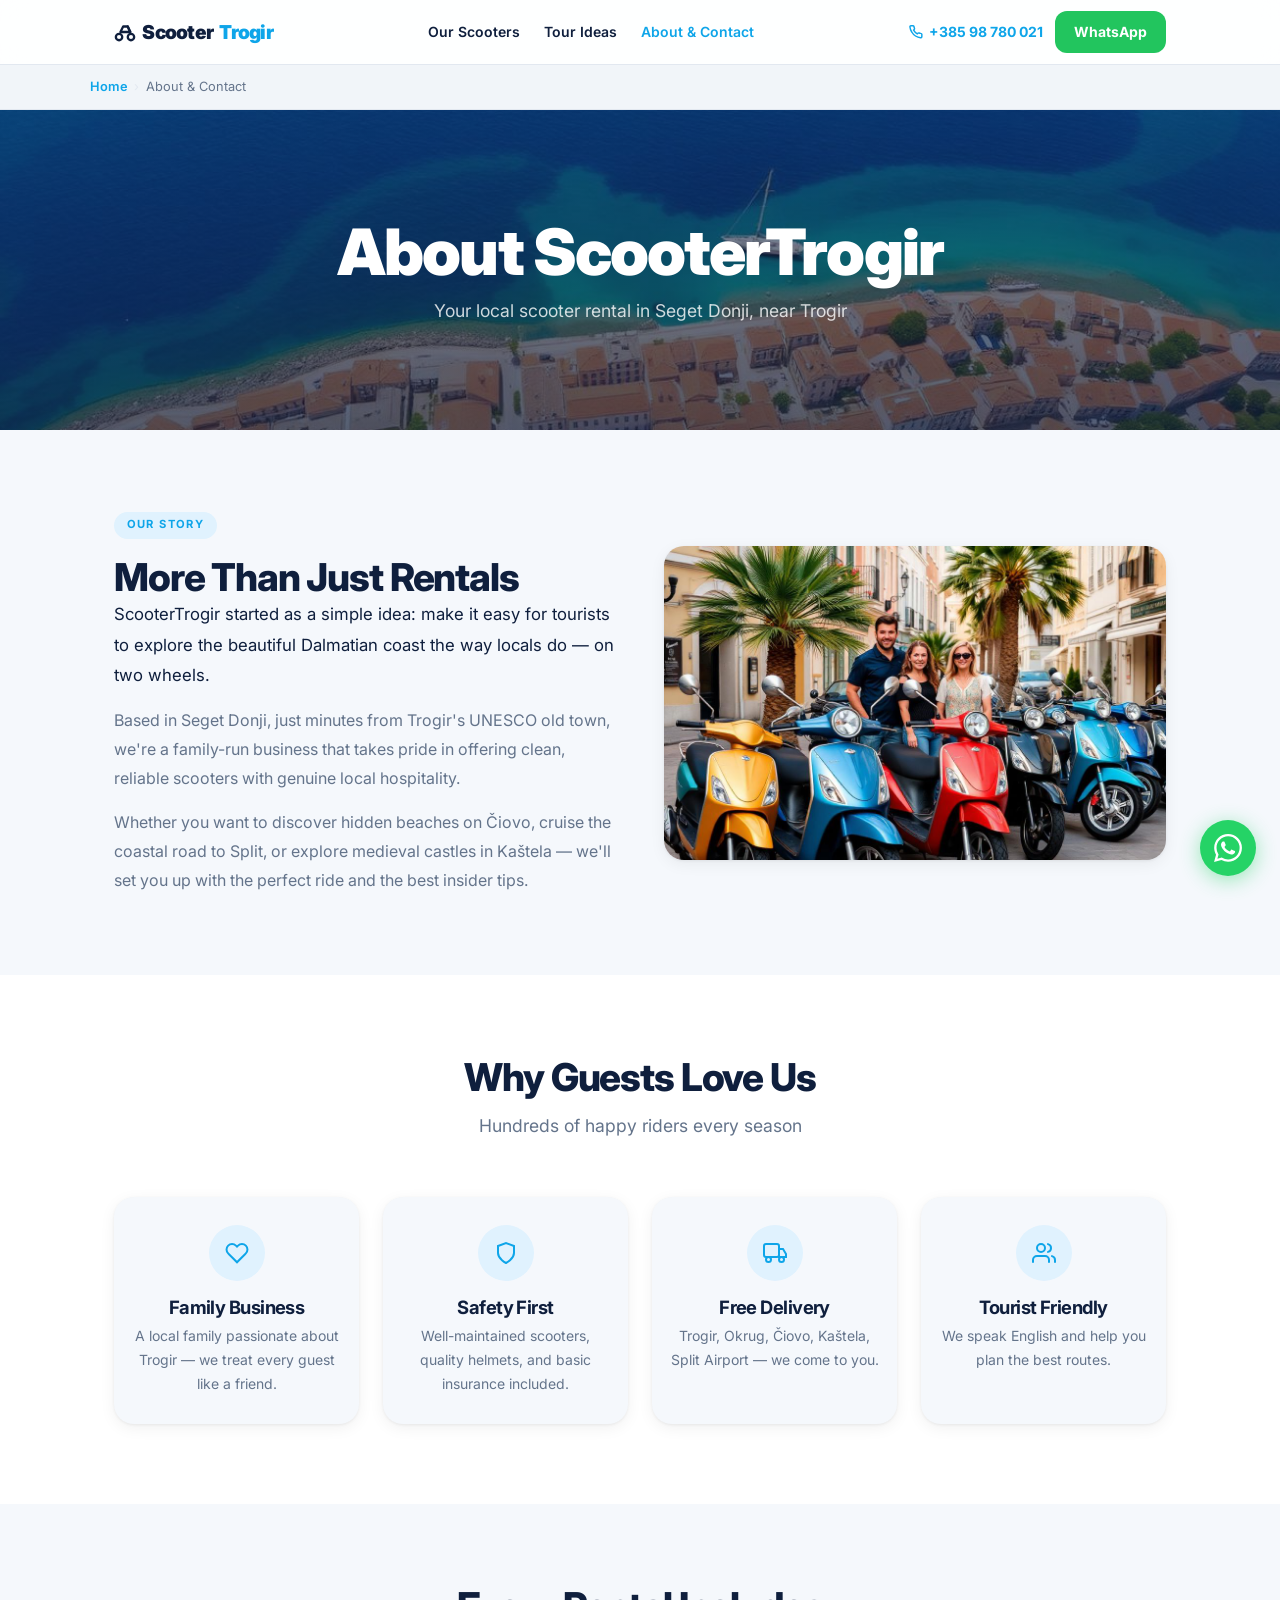
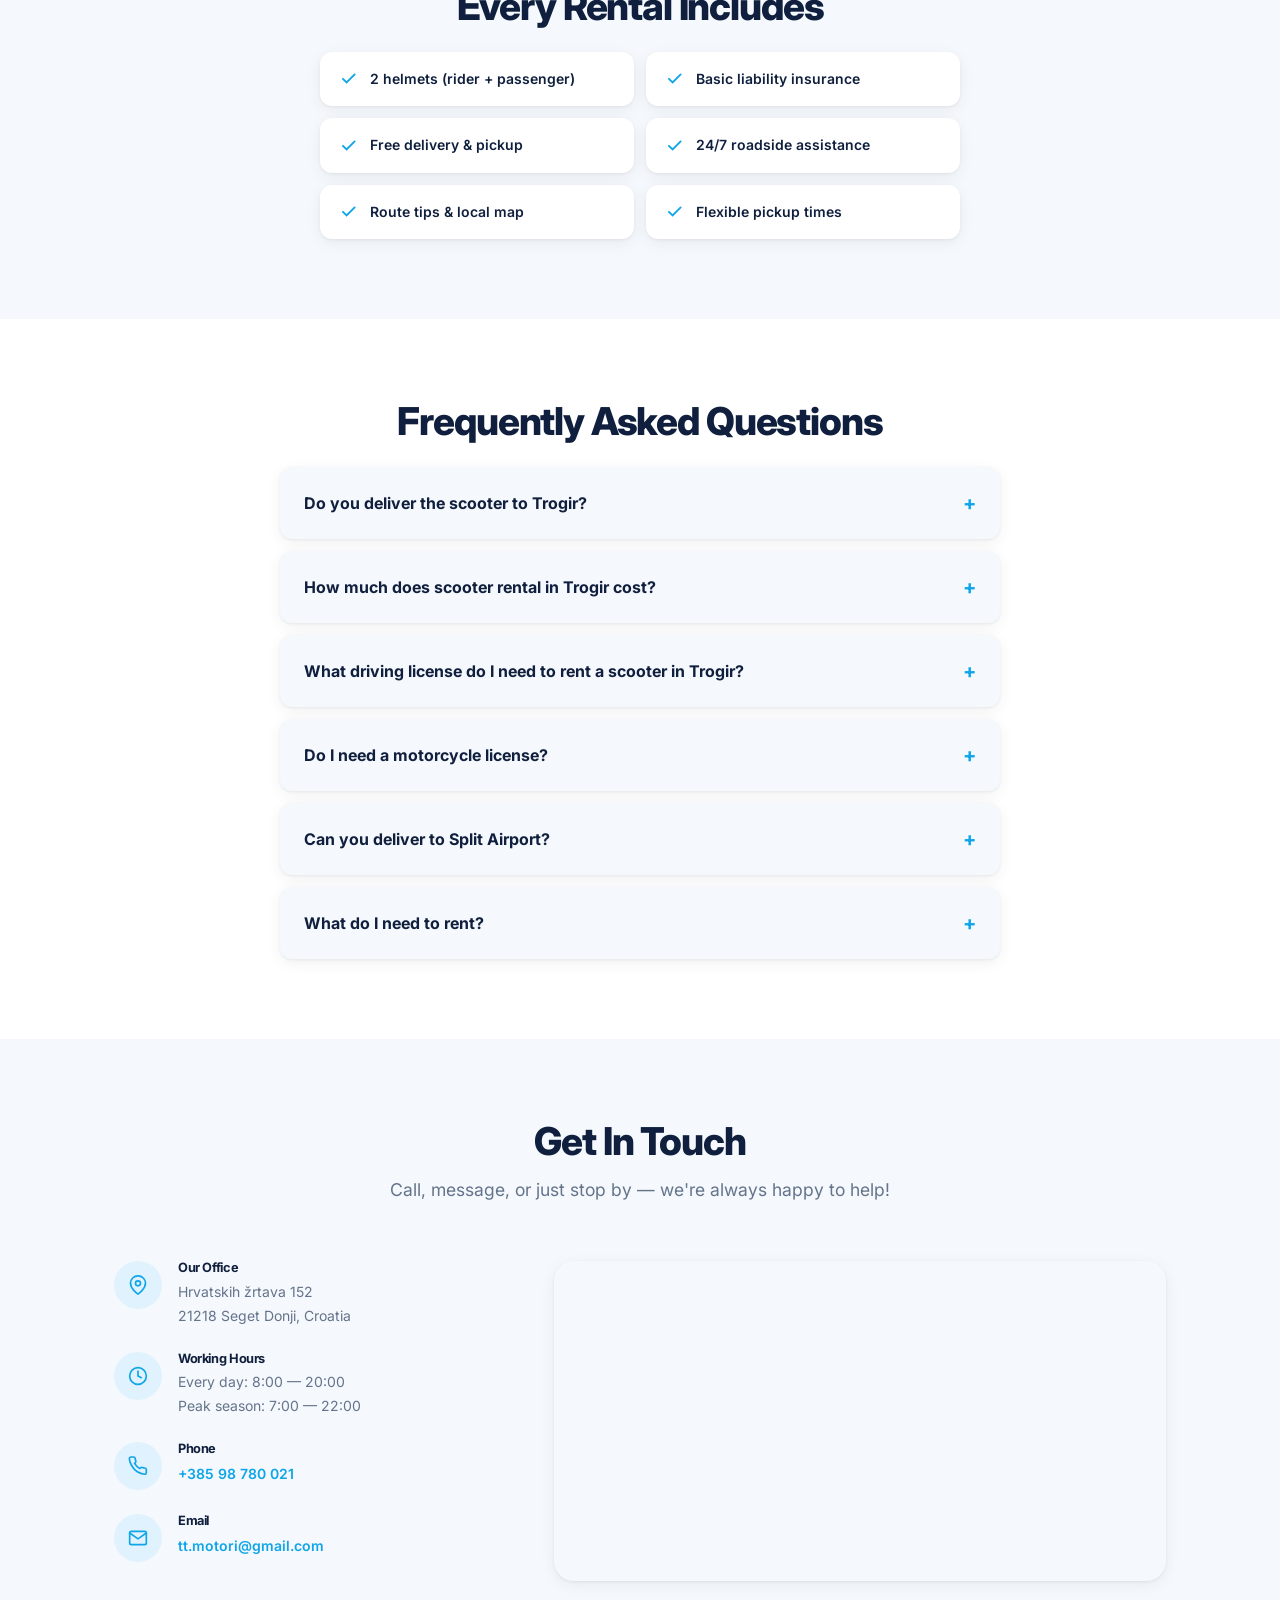
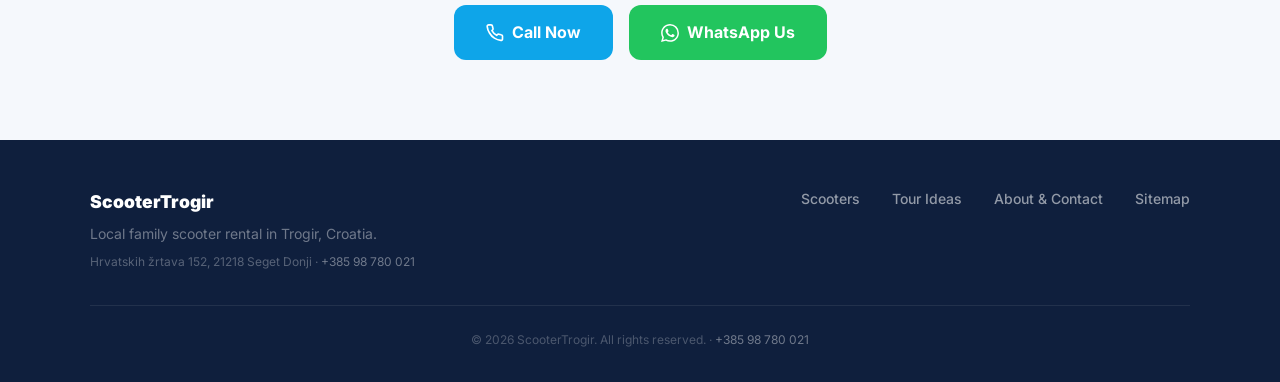
<file: about.html>
<!DOCTYPE html>
<html lang="en">
<head>
  <meta charset="UTF-8" />
  <meta name="viewport" content="width=device-width, initial-scale=1.0" />
  <title>Scooter Rental Trogir – Contact, FAQ & Location | ScooterTrogir</title>
  <meta name="description" content="Questions about renting a scooter in Trogir? Find our FAQ, location in Seget Donji, opening hours & contact. Free delivery · helmets included · 5-star rated family business." />
  <meta name="keywords" content="scooter rental Trogir contact, ScooterTrogir about, scooter hire Trogir FAQ, moped rental Trogir family business, rent scooter Seget Donji" />
  <meta name="robots" content="index, follow" />
  <meta name="author" content="ScooterTrogir" />
  <link rel="canonical" href="https://scooter-trogir.com/about" />

  <!-- Open Graph -->
  <meta property="og:type" content="website" />
  <meta property="og:url" content="https://scooter-trogir.com/about" />
  <meta property="og:title" content="About ScooterTrogir – Local Scooter Rental Trogir" />
  <meta property="og:description" content="Family-run scooter rental in Seget Donji, Trogir. Free delivery, 5-star rated, since 2019." />
  <meta property="og:image" content="https://scooter-trogir.com/assets/about-trogir.jpg" />
  <meta property="og:image:width" content="1200" />
  <meta property="og:image:height" content="630" />
  <meta property="og:site_name" content="ScooterTrogir" />

  <!-- Twitter Card -->
  <meta name="twitter:card" content="summary_large_image" />
  <meta name="twitter:title" content="About ScooterTrogir – Local Scooter Rental Trogir" />
  <meta name="twitter:description" content="Family-run scooter rental in Seget Donji, Trogir. Free delivery, 5-star rated, since 2019." />
  <meta name="twitter:image" content="https://scooter-trogir.com/assets/about-trogir.jpg" />

  <!-- Breadcrumb Schema -->
  <script type="application/ld+json">
  {
    "@context": "https://schema.org",
    "@type": "BreadcrumbList",
    "itemListElement": [
      { "@type": "ListItem", "position": 1, "name": "Home", "item": "https://scooter-trogir.com/" },
      { "@type": "ListItem", "position": 2, "name": "About & Contact", "item": "https://scooter-trogir.com/about" }
    ]
  }
  </script>
  <!-- FAQPage Schema -->
  <script type="application/ld+json">
  {
    "@context": "https://schema.org",
    "@type": "FAQPage",
    "mainEntity": [
      {
        "@type": "Question",
        "name": "Do you deliver the scooter to Trogir?",
        "acceptedAnswer": { "@type": "Answer", "text": "Yes — free delivery and pickup to Trogir, Okrug Gornji, Okrug Donji, Kaštela, Split airport and the surrounding area." }
      },
      {
        "@type": "Question",
        "name": "How much does scooter rental in Trogir cost?",
        "acceptedAnswer": { "@type": "Answer", "text": "50cc scooters start from €29/day, 125cc from €44/day, and 250cc/300cc from €47/day. Weekly rates are discounted. All prices include helmets, insurance and free delivery." }
      },
      {
        "@type": "Question",
        "name": "What driving license do I need to rent a scooter in Trogir?",
        "acceptedAnswer": { "@type": "Answer", "text": "For 50cc scooters a category AM or B license is sufficient. For 125cc and above you need an A1 or A category license. Minimum age is 18 years and you must carry your license with you." }
      },
      {
        "@type": "Question",
        "name": "Do I need a motorcycle license?",
        "acceptedAnswer": { "@type": "Answer", "text": "For 50cc scooters, a regular car license (B category) is enough in most EU countries. For 125cc+, you need an A1 or A2 license." }
      },
      {
        "@type": "Question",
        "name": "Can you deliver to Split Airport?",
        "acceptedAnswer": { "@type": "Answer", "text": "Absolutely. We deliver for free to Split Airport, Trogir, Okrug, Čiovo, and the Kaštela area." }
      },
      {
        "@type": "Question",
        "name": "What do I need to rent?",
        "acceptedAnswer": { "@type": "Answer", "text": "A valid ID or passport, a valid driver's license, and a security deposit (cash or card)." }
      }
    ]
  }
  </script>
  <link rel="preconnect" href="https://fonts.googleapis.com" />
  <link rel="preconnect" href="https://fonts.gstatic.com" crossorigin />
  <link href="https://fonts.googleapis.com/css2?family=Inter:wght@400;500;600;700;800;900&display=swap" rel="stylesheet" />
  <link rel="stylesheet" href="css/style.css" />
  <link rel="icon" type="image/bmp" href="assets/logo.bmp" />
  <link rel="preload" as="image" href="assets/about-trogir.jpg" />
  <noscript><style>.reveal{opacity:1;transform:none}</style></noscript>
</head>
<body>

<header>
  <nav class="navbar" role="navigation" aria-label="Main navigation">
    <div class="navbar__inner">
      <a href="/" class="navbar__logo" aria-label="ScooterTrogir home">
        <svg width="22" height="22" viewBox="0 0 24 24" fill="none" stroke="currentColor" stroke-width="2.5" stroke-linecap="round" stroke-linejoin="round" aria-hidden="true"><circle cx="5.5" cy="17.5" r="3.5"/><circle cx="18.5" cy="17.5" r="3.5"/><path d="M15 6h-5l-3 6h11l-3-6z"/><path d="M15 6l2 5"/></svg>
        Scooter<span>Trogir</span>
      </a>
      <div class="navbar__links">
        <a href="/scooters">Our Scooters</a>
        <a href="/tours">Tour Ideas</a>
        <a href="/about" class="active">About &amp; Contact</a>
      </div>
      <div class="navbar__cta">
        <a href="tel:+38598780021" class="navbar__phone"><svg width="14" height="14" viewBox="0 0 24 24" fill="none" stroke="currentColor" stroke-width="2.5" stroke-linecap="round" aria-hidden="true"><path d="M22 16.92v3a2 2 0 0 1-2.18 2 19.79 19.79 0 0 1-8.63-3.07A19.5 19.5 0 0 1 4.69 12 19.79 19.79 0 0 1 1.61 3.4 2 2 0 0 1 3.6 1.22h3a2 2 0 0 1 2 1.72c.127.96.361 1.903.7 2.81a2 2 0 0 1-.45 2.11L7.91 8.8a16 16 0 0 0 6.29 6.29l.95-.95a2 2 0 0 1 2.11-.45c.907.339 1.85.573 2.81.7A2 2 0 0 1 22 16.92z"/></svg>+385 98 780 021</a>
        <a href="https://wa.me/38598780021?text=Hi!%20I'd%20like%20to%20rent%20a%20scooter%20in%20Trogir." target="_blank" rel="noopener noreferrer" class="btn btn-whatsapp btn-sm">WhatsApp</a>
      </div>
      <button class="navbar__hamburger" id="hamburger" aria-label="Toggle menu" aria-expanded="false" aria-controls="mobile-nav">
        <svg viewBox="0 0 24 24" fill="none" stroke="currentColor" stroke-width="2.5" stroke-linecap="round" aria-hidden="true"><line x1="3" y1="6" x2="21" y2="6"/><line x1="3" y1="12" x2="21" y2="12"/><line x1="3" y1="18" x2="21" y2="18"/></svg>
      </button>
    </div>
    <div class="navbar__mobile" id="mobile-nav" role="menu">
      <a href="/scooters" role="menuitem">Our Scooters</a>
      <a href="/tours" role="menuitem">Tour Ideas</a>
      <a href="/about" role="menuitem">About &amp; Contact</a>
      <a href="tel:+38598780021" class="btn btn-primary" role="menuitem"><svg width="15" height="15" viewBox="0 0 24 24" fill="none" stroke="currentColor" stroke-width="2.2" stroke-linecap="round" stroke-linejoin="round"><path d="M22 16.92v3a2 2 0 0 1-2.18 2 19.79 19.79 0 0 1-8.63-3.07A19.5 19.5 0 0 1 4.69 12 19.79 19.79 0 0 1 1.61 3.4 2 2 0 0 1 3.6 1.22h3a2 2 0 0 1 2 1.72 12.84 12.84 0 0 0 .7 2.81 2 2 0 0 1-.45 2.11L7.91 8.8a16 16 0 0 0 6.29 6.29l.95-.95a2 2 0 0 1 2.11-.45 12.84 12.84 0 0 0 2.81.7A2 2 0 0 1 22 16.92z"/></svg> Call +385 98 780 021</a>
      <a href="https://wa.me/38598780021?text=Hi!%20I'd%20like%20to%20rent%20a%20scooter%20in%20Trogir." target="_blank" rel="noopener noreferrer" class="btn btn-whatsapp" role="menuitem"><svg width="15" height="15" viewBox="0 0 24 24" fill="currentColor"><path d="M17.472 14.382c-.297-.149-1.758-.867-2.03-.967-.273-.099-.471-.148-.67.15-.197.297-.767.966-.94 1.164-.173.199-.347.223-.644.075-.297-.15-1.255-.463-2.39-1.475-.883-.788-1.48-1.761-1.653-2.059-.173-.297-.018-.458.13-.606.134-.133.298-.347.446-.52.149-.174.198-.298.298-.497.099-.198.05-.371-.025-.52-.075-.149-.669-1.612-.916-2.207-.242-.579-.487-.5-.669-.51-.173-.008-.371-.01-.57-.01-.198 0-.52.074-.792.372-.272.297-1.04 1.016-1.04 2.479 0 1.462 1.065 2.875 1.213 3.074.149.198 2.096 3.2 5.077 4.487.709.306 1.262.489 1.694.625.712.227 1.36.195 1.871.118.571-.085 1.758-.719 2.006-1.413.248-.694.248-1.289.173-1.413-.074-.124-.272-.198-.57-.347m-5.421 7.403h-.004a9.87 9.87 0 0 1-5.031-1.378l-.361-.214-3.741.982.998-3.648-.235-.374a9.86 9.86 0 0 1-1.51-5.26c.001-5.45 4.436-9.884 9.888-9.884 2.64 0 5.122 1.03 6.988 2.898a9.825 9.825 0 0 1 2.893 6.994c-.003 5.45-4.437 9.884-9.885 9.884m8.413-18.297A11.815 11.815 0 0 0 12.05 0C5.495 0 .16 5.335.157 11.892c0 2.096.547 4.142 1.588 5.945L.057 24l6.305-1.654a11.882 11.882 0 0 0 5.683 1.448h.005c6.554 0 11.89-5.335 11.893-11.893a11.821 11.821 0 0 0-3.48-8.413Z"/></svg> WhatsApp Us</a>
    </div>
  </nav>
</header>

<nav class="breadcrumb" aria-label="Breadcrumb">
  <div class="breadcrumb__inner">
    <a href="/">Home</a>
    <span class="breadcrumb__sep" aria-hidden="true">›</span>
    <span>About &amp; Contact</span>
  </div>
</nav>

<main>

<!-- Hero -->
<div class="about-hero">
  <img src="assets/about-trogir.jpg" alt="Aerial view of Trogir old town and the Adriatic coast" width="1920" height="600" fetchpriority="high" />
  <div class="about-hero__overlay">
    <div class="text-center">
      <h1>About ScooterTrogir</h1>
      <p>Your local scooter rental in Seget Donji, near Trogir</p>
    </div>
  </div>
</div>

<!-- Story -->
<section class="section" aria-labelledby="story-title">
  <div class="container">
    <div class="story-grid">
      <div class="reveal">
        <span class="section-label">Our Story</span>
        <h2 id="story-title">More Than Just Rentals</h2>
        <p style="margin-bottom:1rem; color:var(--foreground); font-size:1.05rem; line-height:1.8;">ScooterTrogir started as a simple idea: make it easy for tourists to explore the beautiful Dalmatian coast the way locals do — on two wheels.</p>
        <p style="margin-bottom:1rem; line-height:1.8;">Based in Seget Donji, just minutes from Trogir's UNESCO old town, we're a family-run business that takes pride in offering clean, reliable scooters with genuine local hospitality.</p>
        <p style="line-height:1.8;">Whether you want to discover hidden beaches on Čiovo, cruise the coastal road to Split, or explore medieval castles in Kaštela — we'll set you up with the perfect ride and the best insider tips.</p>
      </div>
      <div class="story-img reveal reveal-delay-2">
        <img src="assets/about-team.jpg" alt="ScooterTrogir team with scooters in Seget Donji" width="800" height="500" loading="lazy" />
      </div>
    </div>
  </div>
</section>

<!-- Values -->
<section class="section section--card" aria-labelledby="values-title">
  <div class="container text-center">
    <h2 id="values-title" class="section-title reveal">Why Guests Love Us</h2>
    <p class="section-sub reveal reveal-delay-1">Hundreds of happy riders every season</p>
    <div class="values-grid">
      <div class="value-card reveal reveal-delay-1">
        <div class="icon-circle icon-circle--lg">
          <svg viewBox="0 0 24 24" fill="none" stroke="currentColor" stroke-width="2" stroke-linecap="round" aria-hidden="true"><path d="M20.84 4.61a5.5 5.5 0 0 0-7.78 0L12 5.67l-1.06-1.06a5.5 5.5 0 0 0-7.78 7.78l1.06 1.06L12 21.23l7.78-7.78 1.06-1.06a5.5 5.5 0 0 0 0-7.78z"/></svg>
        </div>
        <h3>Family Business</h3>
        <p>A local family passionate about Trogir — we treat every guest like a friend.</p>
      </div>
      <div class="value-card reveal reveal-delay-2">
        <div class="icon-circle icon-circle--lg">
          <svg viewBox="0 0 24 24" fill="none" stroke="currentColor" stroke-width="2" stroke-linecap="round" aria-hidden="true"><path d="M12 22s8-4 8-10V5l-8-3-8 3v7c0 6 8 10 8 10z"/></svg>
        </div>
        <h3>Safety First</h3>
        <p>Well-maintained scooters, quality helmets, and basic insurance included.</p>
      </div>
      <div class="value-card reveal reveal-delay-3">
        <div class="icon-circle icon-circle--lg">
          <svg viewBox="0 0 24 24" fill="none" stroke="currentColor" stroke-width="2" stroke-linecap="round" aria-hidden="true"><rect x="1" y="3" width="15" height="13" rx="2"/><path d="M16 8h4l3 5v3h-7V8z"/><circle cx="5.5" cy="18.5" r="2.5"/><circle cx="18.5" cy="18.5" r="2.5"/></svg>
        </div>
        <h3>Free Delivery</h3>
        <p>Trogir, Okrug, Čiovo, Kaštela, Split Airport — we come to you.</p>
      </div>
      <div class="value-card reveal reveal-delay-4">
        <div class="icon-circle icon-circle--lg">
          <svg viewBox="0 0 24 24" fill="none" stroke="currentColor" stroke-width="2" stroke-linecap="round" aria-hidden="true"><path d="M17 21v-2a4 4 0 0 0-4-4H5a4 4 0 0 0-4 4v2"/><circle cx="9" cy="7" r="4"/><path d="M23 21v-2a4 4 0 0 0-3-3.87"/><path d="M16 3.13a4 4 0 0 1 0 7.75"/></svg>
        </div>
        <h3>Tourist Friendly</h3>
        <p>We speak English and help you plan the best routes.</p>
      </div>
    </div>
  </div>
</section>

<!-- What's Included -->
<section class="section" aria-labelledby="includes-title">
  <div class="container text-center">
    <h2 id="includes-title" class="section-title reveal">Every Rental Includes</h2>
    <div class="includes-grid mt-3">
      <div class="includes-item reveal reveal-delay-1">
        <svg viewBox="0 0 24 24" fill="none" stroke="currentColor" stroke-width="2.5" stroke-linecap="round" aria-hidden="true"><polyline points="20 6 9 17 4 12"/></svg>
        <span>2 helmets (rider + passenger)</span>
      </div>
      <div class="includes-item reveal reveal-delay-1">
        <svg viewBox="0 0 24 24" fill="none" stroke="currentColor" stroke-width="2.5" stroke-linecap="round" aria-hidden="true"><polyline points="20 6 9 17 4 12"/></svg>
        <span>Basic liability insurance</span>
      </div>
      <div class="includes-item reveal reveal-delay-2">
        <svg viewBox="0 0 24 24" fill="none" stroke="currentColor" stroke-width="2.5" stroke-linecap="round" aria-hidden="true"><polyline points="20 6 9 17 4 12"/></svg>
        <span>Free delivery &amp; pickup</span>
      </div>
      <div class="includes-item reveal reveal-delay-2">
        <svg viewBox="0 0 24 24" fill="none" stroke="currentColor" stroke-width="2.5" stroke-linecap="round" aria-hidden="true"><polyline points="20 6 9 17 4 12"/></svg>
        <span>24/7 roadside assistance</span>
      </div>
      <div class="includes-item reveal reveal-delay-3">
        <svg viewBox="0 0 24 24" fill="none" stroke="currentColor" stroke-width="2.5" stroke-linecap="round" aria-hidden="true"><polyline points="20 6 9 17 4 12"/></svg>
        <span>Route tips &amp; local map</span>
      </div>
      <div class="includes-item reveal reveal-delay-3">
        <svg viewBox="0 0 24 24" fill="none" stroke="currentColor" stroke-width="2.5" stroke-linecap="round" aria-hidden="true"><polyline points="20 6 9 17 4 12"/></svg>
        <span>Flexible pickup times</span>
      </div>
    </div>
  </div>
</section>

<!-- FAQ -->
<section class="section section--card" aria-labelledby="faq-title">
  <div class="container">
    <h2 id="faq-title" class="section-title text-center reveal">Frequently Asked Questions</h2>
    <div class="faq-list mt-3">
      <details class="faq-item reveal">
        <summary>Do you deliver the scooter to Trogir? <span class="faq-icon" aria-hidden="true">+</span></summary>
        <div class="faq-body">Yes — free delivery and pickup to Trogir, Okrug Gornji, Okrug Donji, Kaštela, Split airport and the surrounding area.</div>
      </details>
      <details class="faq-item reveal">
        <summary>How much does scooter rental in Trogir cost? <span class="faq-icon" aria-hidden="true">+</span></summary>
        <div class="faq-body">50cc scooters start from €29/day, 125cc from €44/day, and 250cc/300cc from €47/day. Weekly rates are discounted. All prices include helmets, insurance and free delivery.</div>
      </details>
      <details class="faq-item reveal">
        <summary>What driving license do I need to rent a scooter in Trogir? <span class="faq-icon" aria-hidden="true">+</span></summary>
        <div class="faq-body">For 50cc scooters a category AM or B license is sufficient. For 125cc and above you need an A1 or A category license. Minimum age is 18 years and you must carry your license with you.</div>
      </details>
      <details class="faq-item reveal">
        <summary>Do I need a motorcycle license? <span class="faq-icon" aria-hidden="true">+</span></summary>
        <div class="faq-body">For 50cc scooters, a regular car license (B category) is enough in most EU countries. For 125cc+, you need an A1 or A2 license.</div>
      </details>
      <details class="faq-item reveal">
        <summary>Can you deliver to Split Airport? <span class="faq-icon" aria-hidden="true">+</span></summary>
        <div class="faq-body">Absolutely. We deliver for free to Split Airport, Trogir, Okrug, Čiovo, and the Kaštela area.</div>
      </details>
      <details class="faq-item reveal">
        <summary>What do I need to rent? <span class="faq-icon" aria-hidden="true">+</span></summary>
        <div class="faq-body">A valid ID or passport, a valid driver's license, and a security deposit (cash or card).</div>
      </details>
    </div>
  </div>
</section>

<!-- Contact -->
<section class="section" id="contact" aria-labelledby="contact-title">
  <div class="container">
    <h2 id="contact-title" class="section-title text-center reveal">Get In Touch</h2>
    <p class="section-sub text-center reveal reveal-delay-1">Call, message, or just stop by — we're always happy to help!</p>
    <div class="contact-grid">
      <div class="contact-info">
        <div class="contact-item reveal">
          <div class="icon-circle"><svg viewBox="0 0 24 24" fill="none" stroke="currentColor" stroke-width="2" stroke-linecap="round" aria-hidden="true"><path d="M21 10c0 7-9 13-9 13s-9-6-9-13a9 9 0 0 1 18 0z"/><circle cx="12" cy="10" r="3"/></svg></div>
          <div>
            <h4>Our Office</h4>
            <p>Hrvatskih žrtava 152<br>21218 Seget Donji, Croatia</p>
          </div>
        </div>
        <div class="contact-item reveal reveal-delay-1">
          <div class="icon-circle"><svg viewBox="0 0 24 24" fill="none" stroke="currentColor" stroke-width="2" stroke-linecap="round" aria-hidden="true"><circle cx="12" cy="12" r="10"/><polyline points="12 6 12 12 16 14"/></svg></div>
          <div>
            <h4>Working Hours</h4>
            <p>Every day: 8:00 — 20:00
Peak season: 7:00 — 22:00</p>
          </div>
        </div>
        <div class="contact-item reveal reveal-delay-2">
          <div class="icon-circle"><svg viewBox="0 0 24 24" fill="none" stroke="currentColor" stroke-width="2" stroke-linecap="round" aria-hidden="true"><path d="M22 16.92v3a2 2 0 0 1-2.18 2 19.79 19.79 0 0 1-8.63-3.07A19.5 19.5 0 0 1 4.69 12 19.79 19.79 0 0 1 1.61 3.4 2 2 0 0 1 3.6 1.22h3a2 2 0 0 1 2 1.72c.127.96.361 1.903.7 2.81a2 2 0 0 1-.45 2.11L7.91 8.8a16 16 0 0 0 6.29 6.29l.95-.95a2 2 0 0 1 2.11-.45c.907.339 1.85.573 2.81.7A2 2 0 0 1 22 16.92z"/></svg></div>
          <div>
            <h4>Phone</h4>
            <a href="tel:+38598780021">+385 98 780 021</a>
          </div>
        </div>
        <div class="contact-item reveal reveal-delay-3">
          <div class="icon-circle"><svg viewBox="0 0 24 24" fill="none" stroke="currentColor" stroke-width="2" stroke-linecap="round" aria-hidden="true"><path d="M4 4h16c1.1 0 2 .9 2 2v12c0 1.1-.9 2-2 2H4c-1.1 0-2-.9-2-2V6c0-1.1.9-2 2-2z"/><polyline points="22,6 12,13 2,6"/></svg></div>
          <div>
            <h4>Email</h4>
            <a href="mailto:tt.motori@gmail.com">tt.motori@gmail.com</a>
          </div>
        </div>
      </div>
      <div class="map-wrap reveal reveal-delay-2">
        <iframe
          title="ScooterTrogir Location – Seget Donji, Trogir"
          src="https://www.google.com/maps/embed?pb=!1m18!1m12!1m3!1d1264.8!2d16.2274202!3d43.5193211!2m3!1f0!2f0!3f0!3m2!1i1024!2i768!4f13.1!3m3!1m2!1s0x13356b23f2375c73%3A0xb9e9ae8685b4b2c8!2sRent%20a%20scooter%20Trogir%2C%20KEMPES!5e0!3m2!1sen!2shr!4v1700000000000"
          allowfullscreen
          loading="lazy"
          referrerpolicy="no-referrer-when-downgrade"
          aria-label="Map showing ScooterTrogir location in Seget Donji, Trogir"
        ></iframe>
      </div>
    </div>
    <div class="btn-group mt-3 reveal">
      <a href="tel:+38598780021" class="btn btn-primary"><svg width="18" height="18" viewBox="0 0 24 24" fill="none" stroke="currentColor" stroke-width="2.2" stroke-linecap="round" stroke-linejoin="round"><path d="M22 16.92v3a2 2 0 0 1-2.18 2 19.79 19.79 0 0 1-8.63-3.07A19.5 19.5 0 0 1 4.69 12 19.79 19.79 0 0 1 1.61 3.4 2 2 0 0 1 3.6 1.22h3a2 2 0 0 1 2 1.72 12.84 12.84 0 0 0 .7 2.81 2 2 0 0 1-.45 2.11L7.91 8.8a16 16 0 0 0 6.29 6.29l.95-.95a2 2 0 0 1 2.11-.45 12.84 12.84 0 0 0 2.81.7A2 2 0 0 1 22 16.92z"/></svg> Call Now</a>
      <a href="https://wa.me/38598780021?text=Hi!%20I'd%20like%20to%20rent%20a%20scooter%20in%20Trogir." target="_blank" rel="noopener noreferrer" class="btn btn-whatsapp"><svg width="18" height="18" viewBox="0 0 24 24" fill="currentColor"><path d="M17.472 14.382c-.297-.149-1.758-.867-2.03-.967-.273-.099-.471-.148-.67.15-.197.297-.767.966-.94 1.164-.173.199-.347.223-.644.075-.297-.15-1.255-.463-2.39-1.475-.883-.788-1.48-1.761-1.653-2.059-.173-.297-.018-.458.13-.606.134-.133.298-.347.446-.52.149-.174.198-.298.298-.497.099-.198.05-.371-.025-.52-.075-.149-.669-1.612-.916-2.207-.242-.579-.487-.5-.669-.51-.173-.008-.371-.01-.57-.01-.198 0-.52.074-.792.372-.272.297-1.04 1.016-1.04 2.479 0 1.462 1.065 2.875 1.213 3.074.149.198 2.096 3.2 5.077 4.487.709.306 1.262.489 1.694.625.712.227 1.36.195 1.871.118.571-.085 1.758-.719 2.006-1.413.248-.694.248-1.289.173-1.413-.074-.124-.272-.198-.57-.347m-5.421 7.403h-.004a9.87 9.87 0 0 1-5.031-1.378l-.361-.214-3.741.982.998-3.648-.235-.374a9.86 9.86 0 0 1-1.51-5.26c.001-5.45 4.436-9.884 9.888-9.884 2.64 0 5.122 1.03 6.988 2.898a9.825 9.825 0 0 1 2.893 6.994c-.003 5.45-4.437 9.884-9.885 9.884m8.413-18.297A11.815 11.815 0 0 0 12.05 0C5.495 0 .16 5.335.157 11.892c0 2.096.547 4.142 1.588 5.945L.057 24l6.305-1.654a11.882 11.882 0 0 0 5.683 1.448h.005c6.554 0 11.89-5.335 11.893-11.893a11.821 11.821 0 0 0-3.48-8.413Z"/></svg> WhatsApp Us</a>
    </div>
  </div>
</section>

</main>

<footer class="footer">
  <div class="footer__inner">
    <div class="footer__brand">
      <strong>ScooterTrogir</strong>
      <p>Local family scooter rental in Trogir, Croatia.</p>
      <p style="margin-top:.4rem; font-size:.75rem; color:rgba(255,255,255,.3);">Hrvatskih žrtava 152, 21218 Seget Donji · <a href="tel:+38598780021" style="color:rgba(255,255,255,.4)">+385 98 780 021</a></p>
    </div>
    <nav class="footer__links" aria-label="Footer navigation">
      <a href="/scooters">Scooters</a>
      <a href="/tours">Tour Ideas</a>
      <a href="/about">About &amp; Contact</a>
      <a href="sitemap.xml">Sitemap</a>
    </nav>
  </div>
  <div class="footer__bottom"><p>© 2026 ScooterTrogir. All rights reserved. · <a href="tel:+38598780021" style="color:rgba(255,255,255,.4)">+385 98 780 021</a></p></div>
</footer>

<div class="sticky-footer" role="complementary" aria-label="Quick contact">
  <a href="tel:+38598780021" class="btn btn-primary"><svg width="16" height="16" viewBox="0 0 24 24" fill="none" stroke="currentColor" stroke-width="2.2" stroke-linecap="round" stroke-linejoin="round"><path d="M22 16.92v3a2 2 0 0 1-2.18 2 19.79 19.79 0 0 1-8.63-3.07A19.5 19.5 0 0 1 4.69 12 19.79 19.79 0 0 1 1.61 3.4 2 2 0 0 1 3.6 1.22h3a2 2 0 0 1 2 1.72 12.84 12.84 0 0 0 .7 2.81 2 2 0 0 1-.45 2.11L7.91 8.8a16 16 0 0 0 6.29 6.29l.95-.95a2 2 0 0 1 2.11-.45 12.84 12.84 0 0 0 2.81.7A2 2 0 0 1 22 16.92z"/></svg> Call Now</a>
  <a href="https://wa.me/38598780021?text=Hi!%20I'd%20like%20to%20rent%20a%20scooter%20in%20Trogir." target="_blank" rel="noopener noreferrer" class="btn btn-whatsapp"><svg width="16" height="16" viewBox="0 0 24 24" fill="currentColor"><path d="M17.472 14.382c-.297-.149-1.758-.867-2.03-.967-.273-.099-.471-.148-.67.15-.197.297-.767.966-.94 1.164-.173.199-.347.223-.644.075-.297-.15-1.255-.463-2.39-1.475-.883-.788-1.48-1.761-1.653-2.059-.173-.297-.018-.458.13-.606.134-.133.298-.347.446-.52.149-.174.198-.298.298-.497.099-.198.05-.371-.025-.52-.075-.149-.669-1.612-.916-2.207-.242-.579-.487-.5-.669-.51-.173-.008-.371-.01-.57-.01-.198 0-.52.074-.792.372-.272.297-1.04 1.016-1.04 2.479 0 1.462 1.065 2.875 1.213 3.074.149.198 2.096 3.2 5.077 4.487.709.306 1.262.489 1.694.625.712.227 1.36.195 1.871.118.571-.085 1.758-.719 2.006-1.413.248-.694.248-1.289.173-1.413-.074-.124-.272-.198-.57-.347m-5.421 7.403h-.004a9.87 9.87 0 0 1-5.031-1.378l-.361-.214-3.741.982.998-3.648-.235-.374a9.86 9.86 0 0 1-1.51-5.26c.001-5.45 4.436-9.884 9.888-9.884 2.64 0 5.122 1.03 6.988 2.898a9.825 9.825 0 0 1 2.893 6.994c-.003 5.45-4.437 9.884-9.885 9.884m8.413-18.297A11.815 11.815 0 0 0 12.05 0C5.495 0 .16 5.335.157 11.892c0 2.096.547 4.142 1.588 5.945L.057 24l6.305-1.654a11.882 11.882 0 0 0 5.683 1.448h.005c6.554 0 11.89-5.335 11.893-11.893a11.821 11.821 0 0 0-3.48-8.413Z"/></svg> WhatsApp</a>
</div>

<!-- Floating WhatsApp -->
<a href="https://wa.me/38598780021?text=Hi!%20I'd%20like%20to%20rent%20a%20scooter%20in%20Trogir." target="_blank" rel="noopener noreferrer" class="wa-float" aria-label="Chat on WhatsApp">
  <svg viewBox="0 0 24 24" fill="currentColor" aria-hidden="true"><path d="M17.472 14.382c-.297-.149-1.758-.867-2.03-.967-.273-.099-.471-.148-.67.15-.197.297-.767.966-.94 1.164-.173.199-.347.223-.644.075-.297-.15-1.255-.463-2.39-1.475-.883-.788-1.48-1.761-1.653-2.059-.173-.297-.018-.458.13-.606.134-.133.298-.347.446-.52.149-.174.198-.298.298-.497.099-.198.05-.371-.025-.52-.075-.149-.669-1.612-.916-2.207-.242-.579-.487-.5-.669-.51-.173-.008-.371-.01-.57-.01-.198 0-.52.074-.792.372-.272.297-1.04 1.016-1.04 2.479 0 1.462 1.065 2.875 1.213 3.074.149.198 2.096 3.2 5.077 4.487.709.306 1.262.489 1.694.625.712.227 1.36.195 1.871.118.571-.085 1.758-.719 2.006-1.413.248-.694.248-1.289.173-1.413-.074-.124-.272-.198-.57-.347m-5.421 7.403h-.004a9.87 9.87 0 0 1-5.031-1.378l-.361-.214-3.741.982.998-3.648-.235-.374a9.86 9.86 0 0 1-1.51-5.26c.001-5.45 4.436-9.884 9.888-9.884 2.64 0 5.122 1.03 6.988 2.898a9.825 9.825 0 0 1 2.893 6.994c-.003 5.45-4.437 9.884-9.885 9.884m8.413-18.297A11.815 11.815 0 0 0 12.05 0C5.495 0 .16 5.335.157 11.892c0 2.096.547 4.142 1.588 5.945L.057 24l6.305-1.654a11.882 11.882 0 0 0 5.683 1.448h.005c6.554 0 11.89-5.335 11.893-11.893a11.821 11.821 0 0 0-3.48-8.413Z"/></svg>
</a>

<script src="js/main.js" defer></script>
</body>
</html>
</file>
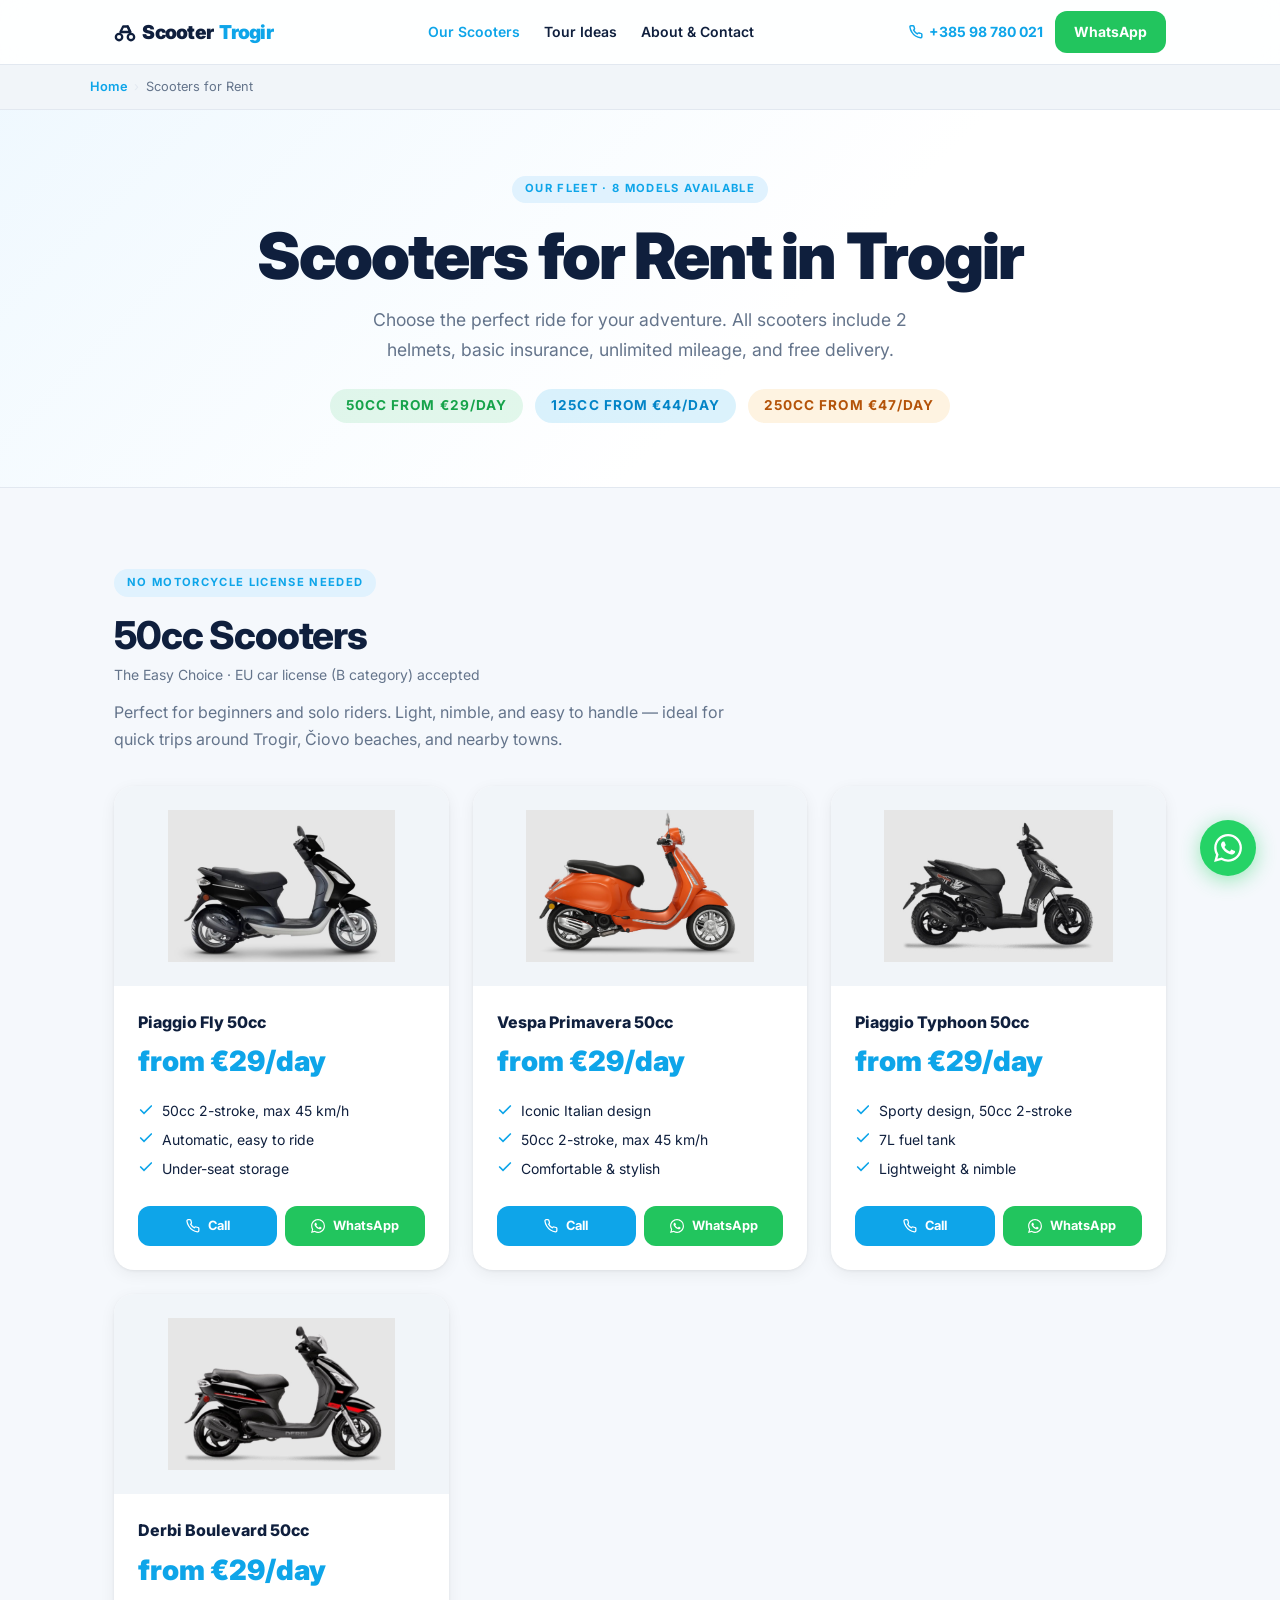
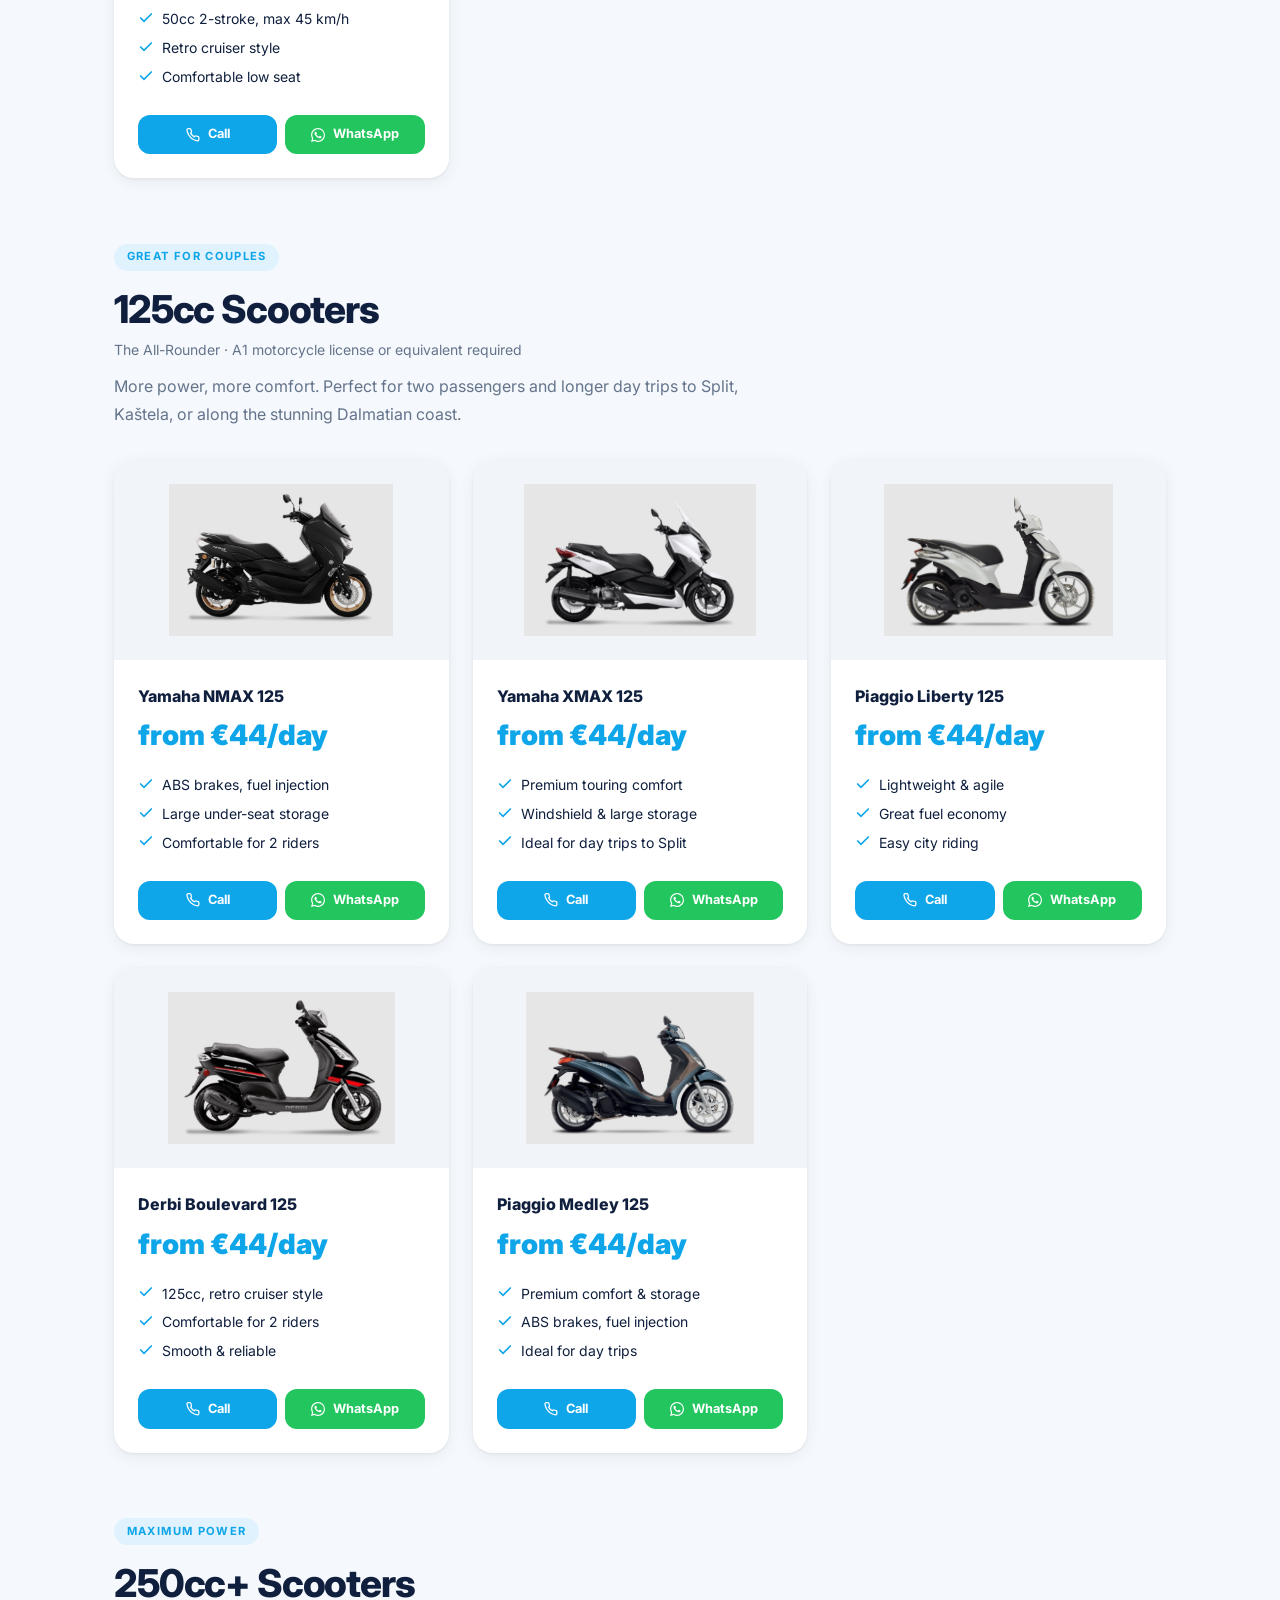
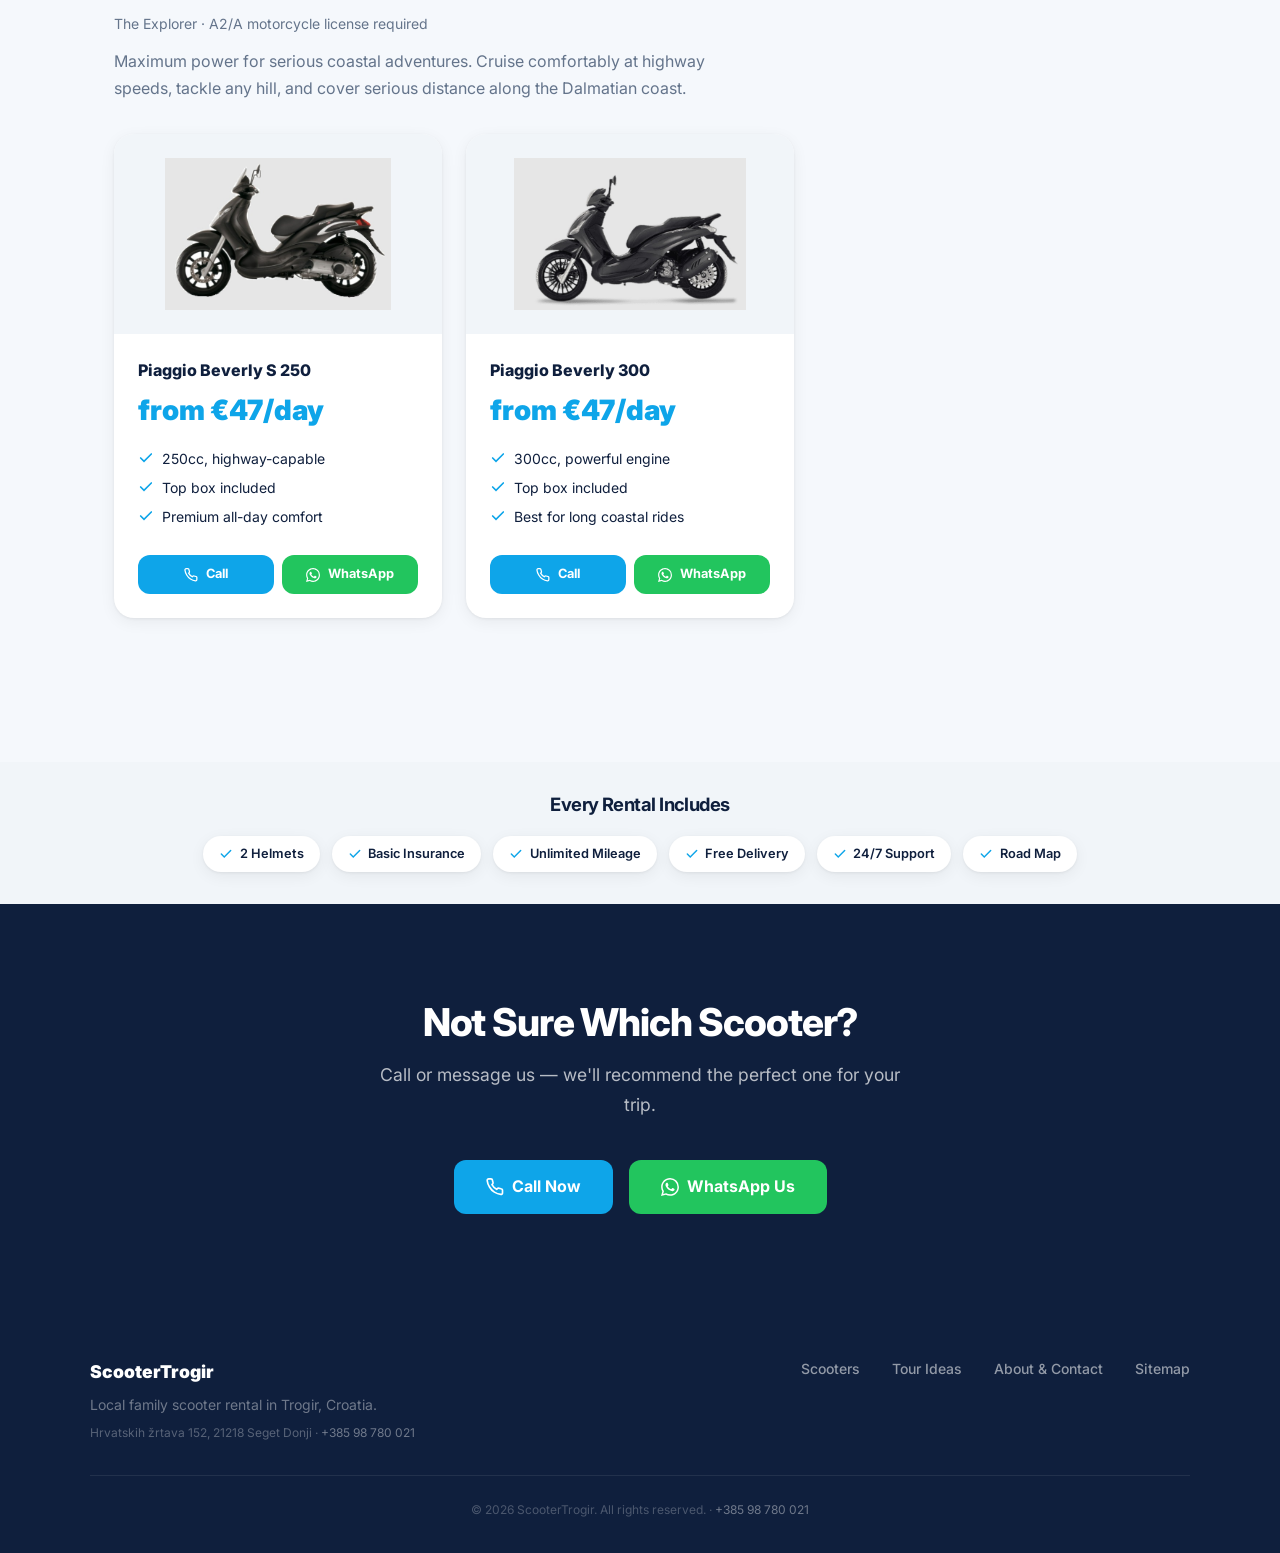
<file: scooters.html>
<!DOCTYPE html>
<html lang="en">
<head>
  <meta charset="UTF-8" />
  <meta name="viewport" content="width=device-width, initial-scale=1.0" />
  <title>Scooter & Moped Hire Trogir – 50cc, 125cc, 250cc | ScooterTrogir</title>
  <meta name="description" content="Rent a scooter or moped in Trogir from €29/day. 50cc (no motorcycle license), 125cc & 250cc available. Free delivery, helmets & insurance included. No hidden fees." />
  <meta name="keywords" content="scooter rental Trogir, trogir scooter rental, moped hire Trogir, 50cc scooter Trogir, 125cc scooter Trogir, 250cc scooter Trogir, Piaggio Beverly Trogir, Yamaha NMAX Trogir, rent a scooter Croatia Dalmatia" />
  <meta name="robots" content="index, follow" />
  <meta name="author" content="ScooterTrogir" />
  <link rel="canonical" href="https://scooter-trogir.com/scooters" />

  <!-- Open Graph -->
  <meta property="og:type" content="website" />
  <meta property="og:url" content="https://scooter-trogir.com/scooters" />
  <meta property="og:title" content="Scooter & Moped Hire Trogir – ScooterTrogir" />
  <meta property="og:description" content="50cc, 125cc and 250cc scooters for rent in Trogir. Free delivery, helmets & insurance included. No hidden fees." />
  <meta property="og:image" content="https://scooter-trogir.com/assets/nmax.jpg" />
  <meta property="og:image:width" content="1200" />
  <meta property="og:image:height" content="630" />
  <meta property="og:site_name" content="ScooterTrogir" />

  <!-- Twitter Card -->
  <meta name="twitter:card" content="summary_large_image" />
  <meta name="twitter:title" content="Scooters for Rent in Trogir – 50cc, 125cc, 250cc" />
  <meta name="twitter:description" content="50cc from €29/day, 125cc from €44/day, 250cc from €47/day. Free delivery & insurance included." />
  <meta name="twitter:image" content="https://scooter-trogir.com/assets/nmax.jpg" />

  <!-- Breadcrumb Schema -->
  <script type="application/ld+json">
  {
    "@context": "https://schema.org",
    "@type": "BreadcrumbList",
    "itemListElement": [
      { "@type": "ListItem", "position": 1, "name": "Home", "item": "https://scooter-trogir.com/" },
      { "@type": "ListItem", "position": 2, "name": "Scooters for Rent", "item": "https://scooter-trogir.com/scooters" }
    ]
  }
  </script>
  <!-- ItemList Schema -->
  <script type="application/ld+json">
  {
    "@context": "https://schema.org",
    "@type": "ItemList",
    "name": "Scooters for Rent in Trogir",
    "description": "Full fleet of rental scooters available in Trogir, Croatia",
    "itemListElement": [
      { "@type": "ListItem", "position": 1, "name": "Piaggio Fly 50cc – from €29/day", "url": "https://scooter-trogir.com/scooters#fleet-50cc" },
      { "@type": "ListItem", "position": 2, "name": "Vespa Primavera 50cc – from €29/day", "url": "https://scooter-trogir.com/scooters#fleet-50cc" },
      { "@type": "ListItem", "position": 3, "name": "Yamaha NMAX 125cc – from €44/day", "url": "https://scooter-trogir.com/scooters#fleet-125cc" },
      { "@type": "ListItem", "position": 4, "name": "Yamaha XMAX 125cc – from €44/day", "url": "https://scooter-trogir.com/scooters#fleet-125cc" },
      { "@type": "ListItem", "position": 5, "name": "Piaggio Beverly S 250cc – from €47/day", "url": "https://scooter-trogir.com/scooters#fleet-250cc" },
      { "@type": "ListItem", "position": 6, "name": "Piaggio Beverly 300cc – from €47/day", "url": "https://scooter-trogir.com/scooters#fleet-250cc" }
    ]
  }
  </script>
  <link rel="preconnect" href="https://fonts.googleapis.com" />
  <link rel="preconnect" href="https://fonts.gstatic.com" crossorigin />
  <link href="https://fonts.googleapis.com/css2?family=Inter:wght@400;500;600;700;800;900&display=swap" rel="stylesheet" />
  <link rel="stylesheet" href="css/style.css" />
  <link rel="icon" type="image/bmp" href="assets/logo.bmp" />
  <noscript><style>.reveal{opacity:1;transform:none}</style></noscript>
</head>
<body>

<header>
  <nav class="navbar" role="navigation" aria-label="Main navigation">
    <div class="navbar__inner">
      <a href="/" class="navbar__logo" aria-label="ScooterTrogir home">
        <svg width="22" height="22" viewBox="0 0 24 24" fill="none" stroke="currentColor" stroke-width="2.5" stroke-linecap="round" stroke-linejoin="round" aria-hidden="true"><circle cx="5.5" cy="17.5" r="3.5"/><circle cx="18.5" cy="17.5" r="3.5"/><path d="M15 6h-5l-3 6h11l-3-6z"/><path d="M15 6l2 5"/></svg>
        Scooter<span>Trogir</span>
      </a>
      <div class="navbar__links">
        <a href="/scooters" class="active">Our Scooters</a>
        <a href="/tours">Tour Ideas</a>
        <a href="/about">About &amp; Contact</a>
      </div>
      <div class="navbar__cta">
        <a href="tel:+38598780021" class="navbar__phone"><svg width="14" height="14" viewBox="0 0 24 24" fill="none" stroke="currentColor" stroke-width="2.5" stroke-linecap="round" aria-hidden="true"><path d="M22 16.92v3a2 2 0 0 1-2.18 2 19.79 19.79 0 0 1-8.63-3.07A19.5 19.5 0 0 1 4.69 12 19.79 19.79 0 0 1 1.61 3.4 2 2 0 0 1 3.6 1.22h3a2 2 0 0 1 2 1.72c.127.96.361 1.903.7 2.81a2 2 0 0 1-.45 2.11L7.91 8.8a16 16 0 0 0 6.29 6.29l.95-.95a2 2 0 0 1 2.11-.45c.907.339 1.85.573 2.81.7A2 2 0 0 1 22 16.92z"/></svg>+385 98 780 021</a>
        <a href="https://wa.me/38598780021?text=Hi!%20I'd%20like%20to%20rent%20a%20scooter%20in%20Trogir." target="_blank" rel="noopener noreferrer" class="btn btn-whatsapp btn-sm">WhatsApp</a>
      </div>
      <button class="navbar__hamburger" id="hamburger" aria-label="Toggle menu" aria-expanded="false" aria-controls="mobile-nav">
        <svg viewBox="0 0 24 24" fill="none" stroke="currentColor" stroke-width="2.5" stroke-linecap="round" aria-hidden="true"><line x1="3" y1="6" x2="21" y2="6"/><line x1="3" y1="12" x2="21" y2="12"/><line x1="3" y1="18" x2="21" y2="18"/></svg>
      </button>
    </div>
    <div class="navbar__mobile" id="mobile-nav" role="menu">
      <a href="/scooters" role="menuitem">Our Scooters</a>
      <a href="/tours" role="menuitem">Tour Ideas</a>
      <a href="/about" role="menuitem">About &amp; Contact</a>
      <a href="tel:+38598780021" class="btn btn-primary" role="menuitem"><svg width="15" height="15" viewBox="0 0 24 24" fill="none" stroke="currentColor" stroke-width="2.2" stroke-linecap="round" stroke-linejoin="round"><path d="M22 16.92v3a2 2 0 0 1-2.18 2 19.79 19.79 0 0 1-8.63-3.07A19.5 19.5 0 0 1 4.69 12 19.79 19.79 0 0 1 1.61 3.4 2 2 0 0 1 3.6 1.22h3a2 2 0 0 1 2 1.72 12.84 12.84 0 0 0 .7 2.81 2 2 0 0 1-.45 2.11L7.91 8.8a16 16 0 0 0 6.29 6.29l.95-.95a2 2 0 0 1 2.11-.45 12.84 12.84 0 0 0 2.81.7A2 2 0 0 1 22 16.92z"/></svg> Call +385 98 780 021</a>
      <a href="https://wa.me/38598780021?text=Hi!%20I'd%20like%20to%20rent%20a%20scooter%20in%20Trogir." target="_blank" rel="noopener noreferrer" class="btn btn-whatsapp" role="menuitem"><svg width="15" height="15" viewBox="0 0 24 24" fill="currentColor"><path d="M17.472 14.382c-.297-.149-1.758-.867-2.03-.967-.273-.099-.471-.148-.67.15-.197.297-.767.966-.94 1.164-.173.199-.347.223-.644.075-.297-.15-1.255-.463-2.39-1.475-.883-.788-1.48-1.761-1.653-2.059-.173-.297-.018-.458.13-.606.134-.133.298-.347.446-.52.149-.174.198-.298.298-.497.099-.198.05-.371-.025-.52-.075-.149-.669-1.612-.916-2.207-.242-.579-.487-.5-.669-.51-.173-.008-.371-.01-.57-.01-.198 0-.52.074-.792.372-.272.297-1.04 1.016-1.04 2.479 0 1.462 1.065 2.875 1.213 3.074.149.198 2.096 3.2 5.077 4.487.709.306 1.262.489 1.694.625.712.227 1.36.195 1.871.118.571-.085 1.758-.719 2.006-1.413.248-.694.248-1.289.173-1.413-.074-.124-.272-.198-.57-.347m-5.421 7.403h-.004a9.87 9.87 0 0 1-5.031-1.378l-.361-.214-3.741.982.998-3.648-.235-.374a9.86 9.86 0 0 1-1.51-5.26c.001-5.45 4.436-9.884 9.888-9.884 2.64 0 5.122 1.03 6.988 2.898a9.825 9.825 0 0 1 2.893 6.994c-.003 5.45-4.437 9.884-9.885 9.884m8.413-18.297A11.815 11.815 0 0 0 12.05 0C5.495 0 .16 5.335.157 11.892c0 2.096.547 4.142 1.588 5.945L.057 24l6.305-1.654a11.882 11.882 0 0 0 5.683 1.448h.005c6.554 0 11.89-5.335 11.893-11.893a11.821 11.821 0 0 0-3.48-8.413Z"/></svg> WhatsApp Us</a>
    </div>
  </nav>
</header>

<nav class="breadcrumb" aria-label="Breadcrumb">
  <div class="breadcrumb__inner">
    <a href="/">Home</a>
    <span class="breadcrumb__sep" aria-hidden="true">›</span>
    <span>Scooters for Rent</span>
  </div>
</nav>

<main>
<section class="page-hero">
  <div class="container">
    <div class="section-label">Our Fleet · 8 Models Available</div>
    <h1>Scooters for Rent in Trogir</h1>
    <p>Choose the perfect ride for your adventure. All scooters include 2 helmets, basic insurance, unlimited mileage, and free delivery.</p>
    <div style="display:flex; flex-wrap:wrap; gap:.75rem; justify-content:center; margin-top:1.5rem;">
      <a href="#fleet-50cc" class="badge badge-success" style="font-size:.85rem; padding:.4rem 1rem;">50cc from €29/day</a>
      <a href="#fleet-125cc" class="badge badge-primary" style="font-size:.85rem; padding:.4rem 1rem;">125cc from €44/day</a>
      <a href="#fleet-250cc" class="badge badge-warn" style="font-size:.85rem; padding:.4rem 1rem;">250cc from €47/day</a>
    </div>
  </div>
</section>

<!-- 50cc -->
<section class="section" aria-labelledby="fleet-50cc">
  <div class="container">
    <div class="fleet-category">
      <div class="fleet-category__header reveal">
        <span class="section-label">No Motorcycle License Needed</span>
        <h2 id="fleet-50cc">50cc Scooters</h2>
        <p class="meta">The Easy Choice · EU car license (B category) accepted</p>
        <p>Perfect for beginners and solo riders. Light, nimble, and easy to handle — ideal for quick trips around Trogir, Čiovo beaches, and nearby towns.</p>
      </div>
      <div class="models-grid" style="grid-template-columns:repeat(auto-fill,minmax(260px,1fr))">
        <article class="model-card reveal reveal-delay-1">
          <div class="model-card__img"><img src="assets/fly.jpg" alt="Piaggio Fly 50cc scooter rental Trogir" width="280" height="200" loading="lazy" /></div>
          <div class="model-card__body">
            <div class="model-card__name">Piaggio Fly 50cc</div>
            <div class="model-card__price">from €29/day</div>
            <ul class="model-card__features">
              <li><svg viewBox="0 0 24 24" fill="none" stroke="currentColor" stroke-width="2.5" stroke-linecap="round" aria-hidden="true"><polyline points="20 6 9 17 4 12"/></svg>50cc 2-stroke, max 45 km/h</li>
              <li><svg viewBox="0 0 24 24" fill="none" stroke="currentColor" stroke-width="2.5" stroke-linecap="round" aria-hidden="true"><polyline points="20 6 9 17 4 12"/></svg>Automatic, easy to ride</li>
              <li><svg viewBox="0 0 24 24" fill="none" stroke="currentColor" stroke-width="2.5" stroke-linecap="round" aria-hidden="true"><polyline points="20 6 9 17 4 12"/></svg>Under-seat storage</li>
            </ul>
            <div class="model-card__actions">
              <a href="tel:+38598780021" class="btn btn-primary btn-sm"><svg width="14" height="14" viewBox="0 0 24 24" fill="none" stroke="currentColor" stroke-width="2.2" stroke-linecap="round" stroke-linejoin="round"><path d="M22 16.92v3a2 2 0 0 1-2.18 2 19.79 19.79 0 0 1-8.63-3.07A19.5 19.5 0 0 1 4.69 12 19.79 19.79 0 0 1 1.61 3.4 2 2 0 0 1 3.6 1.22h3a2 2 0 0 1 2 1.72 12.84 12.84 0 0 0 .7 2.81 2 2 0 0 1-.45 2.11L7.91 8.8a16 16 0 0 0 6.29 6.29l.95-.95a2 2 0 0 1 2.11-.45 12.84 12.84 0 0 0 2.81.7A2 2 0 0 1 22 16.92z"/></svg> Call</a>
              <a href="https://wa.me/38598780021?text=Hi!%20I'd%20like%20to%20rent%20the%20Piaggio%20Fly%2050." target="_blank" rel="noopener noreferrer" class="btn btn-whatsapp btn-sm"><svg width="14" height="14" viewBox="0 0 24 24" fill="currentColor"><path d="M17.472 14.382c-.297-.149-1.758-.867-2.03-.967-.273-.099-.471-.148-.67.15-.197.297-.767.966-.94 1.164-.173.199-.347.223-.644.075-.297-.15-1.255-.463-2.39-1.475-.883-.788-1.48-1.761-1.653-2.059-.173-.297-.018-.458.13-.606.134-.133.298-.347.446-.52.149-.174.198-.298.298-.497.099-.198.05-.371-.025-.52-.075-.149-.669-1.612-.916-2.207-.242-.579-.487-.5-.669-.51-.173-.008-.371-.01-.57-.01-.198 0-.52.074-.792.372-.272.297-1.04 1.016-1.04 2.479 0 1.462 1.065 2.875 1.213 3.074.149.198 2.096 3.2 5.077 4.487.709.306 1.262.489 1.694.625.712.227 1.36.195 1.871.118.571-.085 1.758-.719 2.006-1.413.248-.694.248-1.289.173-1.413-.074-.124-.272-.198-.57-.347m-5.421 7.403h-.004a9.87 9.87 0 0 1-5.031-1.378l-.361-.214-3.741.982.998-3.648-.235-.374a9.86 9.86 0 0 1-1.51-5.26c.001-5.45 4.436-9.884 9.888-9.884 2.64 0 5.122 1.03 6.988 2.898a9.825 9.825 0 0 1 2.893 6.994c-.003 5.45-4.437 9.884-9.885 9.884m8.413-18.297A11.815 11.815 0 0 0 12.05 0C5.495 0 .16 5.335.157 11.892c0 2.096.547 4.142 1.588 5.945L.057 24l6.305-1.654a11.882 11.882 0 0 0 5.683 1.448h.005c6.554 0 11.89-5.335 11.893-11.893a11.821 11.821 0 0 0-3.48-8.413Z"/></svg> WhatsApp</a>
            </div>
          </div>
        </article>
        <article class="model-card reveal reveal-delay-2">
          <div class="model-card__img"><img src="assets/vespa.jpg" alt="Vespa Primavera 50cc scooter rental Trogir" width="280" height="200" loading="lazy" /></div>
          <div class="model-card__body">
            <div class="model-card__name">Vespa Primavera 50cc</div>
            <div class="model-card__price">from €29/day</div>
            <ul class="model-card__features">
              <li><svg viewBox="0 0 24 24" fill="none" stroke="currentColor" stroke-width="2.5" stroke-linecap="round" aria-hidden="true"><polyline points="20 6 9 17 4 12"/></svg>Iconic Italian design</li>
              <li><svg viewBox="0 0 24 24" fill="none" stroke="currentColor" stroke-width="2.5" stroke-linecap="round" aria-hidden="true"><polyline points="20 6 9 17 4 12"/></svg>50cc 2-stroke, max 45 km/h</li>
              <li><svg viewBox="0 0 24 24" fill="none" stroke="currentColor" stroke-width="2.5" stroke-linecap="round" aria-hidden="true"><polyline points="20 6 9 17 4 12"/></svg>Comfortable &amp; stylish</li>
            </ul>
            <div class="model-card__actions">
              <a href="tel:+38598780021" class="btn btn-primary btn-sm"><svg width="14" height="14" viewBox="0 0 24 24" fill="none" stroke="currentColor" stroke-width="2.2" stroke-linecap="round" stroke-linejoin="round"><path d="M22 16.92v3a2 2 0 0 1-2.18 2 19.79 19.79 0 0 1-8.63-3.07A19.5 19.5 0 0 1 4.69 12 19.79 19.79 0 0 1 1.61 3.4 2 2 0 0 1 3.6 1.22h3a2 2 0 0 1 2 1.72 12.84 12.84 0 0 0 .7 2.81 2 2 0 0 1-.45 2.11L7.91 8.8a16 16 0 0 0 6.29 6.29l.95-.95a2 2 0 0 1 2.11-.45 12.84 12.84 0 0 0 2.81.7A2 2 0 0 1 22 16.92z"/></svg> Call</a>
              <a href="https://wa.me/38598780021?text=Hi!%20I'd%20like%20to%20rent%20the%20Vespa%20Primavera%2050." target="_blank" rel="noopener noreferrer" class="btn btn-whatsapp btn-sm"><svg width="14" height="14" viewBox="0 0 24 24" fill="currentColor"><path d="M17.472 14.382c-.297-.149-1.758-.867-2.03-.967-.273-.099-.471-.148-.67.15-.197.297-.767.966-.94 1.164-.173.199-.347.223-.644.075-.297-.15-1.255-.463-2.39-1.475-.883-.788-1.48-1.761-1.653-2.059-.173-.297-.018-.458.13-.606.134-.133.298-.347.446-.52.149-.174.198-.298.298-.497.099-.198.05-.371-.025-.52-.075-.149-.669-1.612-.916-2.207-.242-.579-.487-.5-.669-.51-.173-.008-.371-.01-.57-.01-.198 0-.52.074-.792.372-.272.297-1.04 1.016-1.04 2.479 0 1.462 1.065 2.875 1.213 3.074.149.198 2.096 3.2 5.077 4.487.709.306 1.262.489 1.694.625.712.227 1.36.195 1.871.118.571-.085 1.758-.719 2.006-1.413.248-.694.248-1.289.173-1.413-.074-.124-.272-.198-.57-.347m-5.421 7.403h-.004a9.87 9.87 0 0 1-5.031-1.378l-.361-.214-3.741.982.998-3.648-.235-.374a9.86 9.86 0 0 1-1.51-5.26c.001-5.45 4.436-9.884 9.888-9.884 2.64 0 5.122 1.03 6.988 2.898a9.825 9.825 0 0 1 2.893 6.994c-.003 5.45-4.437 9.884-9.885 9.884m8.413-18.297A11.815 11.815 0 0 0 12.05 0C5.495 0 .16 5.335.157 11.892c0 2.096.547 4.142 1.588 5.945L.057 24l6.305-1.654a11.882 11.882 0 0 0 5.683 1.448h.005c6.554 0 11.89-5.335 11.893-11.893a11.821 11.821 0 0 0-3.48-8.413Z"/></svg> WhatsApp</a>
            </div>
          </div>
        </article>
        <article class="model-card reveal reveal-delay-3">
          <div class="model-card__img"><img src="assets/typhoon2.jpg" alt="Piaggio Typhoon 50cc scooter rental Trogir" width="280" height="200" loading="lazy" /></div>
          <div class="model-card__body">
            <div class="model-card__name">Piaggio Typhoon 50cc</div>
            <div class="model-card__price">from €29/day</div>
            <ul class="model-card__features">
              <li><svg viewBox="0 0 24 24" fill="none" stroke="currentColor" stroke-width="2.5" stroke-linecap="round" aria-hidden="true"><polyline points="20 6 9 17 4 12"/></svg>Sporty design, 50cc 2-stroke</li>
              <li><svg viewBox="0 0 24 24" fill="none" stroke="currentColor" stroke-width="2.5" stroke-linecap="round" aria-hidden="true"><polyline points="20 6 9 17 4 12"/></svg>7L fuel tank</li>
              <li><svg viewBox="0 0 24 24" fill="none" stroke="currentColor" stroke-width="2.5" stroke-linecap="round" aria-hidden="true"><polyline points="20 6 9 17 4 12"/></svg>Lightweight &amp; nimble</li>
            </ul>
            <div class="model-card__actions">
              <a href="tel:+38598780021" class="btn btn-primary btn-sm"><svg width="14" height="14" viewBox="0 0 24 24" fill="none" stroke="currentColor" stroke-width="2.2" stroke-linecap="round" stroke-linejoin="round"><path d="M22 16.92v3a2 2 0 0 1-2.18 2 19.79 19.79 0 0 1-8.63-3.07A19.5 19.5 0 0 1 4.69 12 19.79 19.79 0 0 1 1.61 3.4 2 2 0 0 1 3.6 1.22h3a2 2 0 0 1 2 1.72 12.84 12.84 0 0 0 .7 2.81 2 2 0 0 1-.45 2.11L7.91 8.8a16 16 0 0 0 6.29 6.29l.95-.95a2 2 0 0 1 2.11-.45 12.84 12.84 0 0 0 2.81.7A2 2 0 0 1 22 16.92z"/></svg> Call</a>
              <a href="https://wa.me/38598780021?text=Hi!%20I'd%20like%20to%20rent%20the%20Piaggio%20Typhoon%2050." target="_blank" rel="noopener noreferrer" class="btn btn-whatsapp btn-sm"><svg width="14" height="14" viewBox="0 0 24 24" fill="currentColor"><path d="M17.472 14.382c-.297-.149-1.758-.867-2.03-.967-.273-.099-.471-.148-.67.15-.197.297-.767.966-.94 1.164-.173.199-.347.223-.644.075-.297-.15-1.255-.463-2.39-1.475-.883-.788-1.48-1.761-1.653-2.059-.173-.297-.018-.458.13-.606.134-.133.298-.347.446-.52.149-.174.198-.298.298-.497.099-.198.05-.371-.025-.52-.075-.149-.669-1.612-.916-2.207-.242-.579-.487-.5-.669-.51-.173-.008-.371-.01-.57-.01-.198 0-.52.074-.792.372-.272.297-1.04 1.016-1.04 2.479 0 1.462 1.065 2.875 1.213 3.074.149.198 2.096 3.2 5.077 4.487.709.306 1.262.489 1.694.625.712.227 1.36.195 1.871.118.571-.085 1.758-.719 2.006-1.413.248-.694.248-1.289.173-1.413-.074-.124-.272-.198-.57-.347m-5.421 7.403h-.004a9.87 9.87 0 0 1-5.031-1.378l-.361-.214-3.741.982.998-3.648-.235-.374a9.86 9.86 0 0 1-1.51-5.26c.001-5.45 4.436-9.884 9.888-9.884 2.64 0 5.122 1.03 6.988 2.898a9.825 9.825 0 0 1 2.893 6.994c-.003 5.45-4.437 9.884-9.885 9.884m8.413-18.297A11.815 11.815 0 0 0 12.05 0C5.495 0 .16 5.335.157 11.892c0 2.096.547 4.142 1.588 5.945L.057 24l6.305-1.654a11.882 11.882 0 0 0 5.683 1.448h.005c6.554 0 11.89-5.335 11.893-11.893a11.821 11.821 0 0 0-3.48-8.413Z"/></svg> WhatsApp</a>
            </div>
          </div>
        </article>
        <article class="model-card reveal reveal-delay-4">
          <div class="model-card__img"><img src="assets/derbi.jpg" alt="Derbi Boulevard 50cc scooter rental Trogir" width="280" height="200" loading="lazy" /></div>
          <div class="model-card__body">
            <div class="model-card__name">Derbi Boulevard 50cc</div>
            <div class="model-card__price">from €29/day</div>
            <ul class="model-card__features">
              <li><svg viewBox="0 0 24 24" fill="none" stroke="currentColor" stroke-width="2.5" stroke-linecap="round" aria-hidden="true"><polyline points="20 6 9 17 4 12"/></svg>50cc 2-stroke, max 45 km/h</li>
              <li><svg viewBox="0 0 24 24" fill="none" stroke="currentColor" stroke-width="2.5" stroke-linecap="round" aria-hidden="true"><polyline points="20 6 9 17 4 12"/></svg>Retro cruiser style</li>
              <li><svg viewBox="0 0 24 24" fill="none" stroke="currentColor" stroke-width="2.5" stroke-linecap="round" aria-hidden="true"><polyline points="20 6 9 17 4 12"/></svg>Comfortable low seat</li>
            </ul>
            <div class="model-card__actions">
              <a href="tel:+38598780021" class="btn btn-primary btn-sm"><svg width="14" height="14" viewBox="0 0 24 24" fill="none" stroke="currentColor" stroke-width="2.2" stroke-linecap="round" stroke-linejoin="round"><path d="M22 16.92v3a2 2 0 0 1-2.18 2 19.79 19.79 0 0 1-8.63-3.07A19.5 19.5 0 0 1 4.69 12 19.79 19.79 0 0 1 1.61 3.4 2 2 0 0 1 3.6 1.22h3a2 2 0 0 1 2 1.72 12.84 12.84 0 0 0 .7 2.81 2 2 0 0 1-.45 2.11L7.91 8.8a16 16 0 0 0 6.29 6.29l.95-.95a2 2 0 0 1 2.11-.45 12.84 12.84 0 0 0 2.81.7A2 2 0 0 1 22 16.92z"/></svg> Call</a>
              <a href="https://wa.me/38598780021?text=Hi!%20I'd%20like%20to%20rent%20the%20Derbi%20Boulevard%2050." target="_blank" rel="noopener noreferrer" class="btn btn-whatsapp btn-sm"><svg width="14" height="14" viewBox="0 0 24 24" fill="currentColor"><path d="M17.472 14.382c-.297-.149-1.758-.867-2.03-.967-.273-.099-.471-.148-.67.15-.197.297-.767.966-.94 1.164-.173.199-.347.223-.644.075-.297-.15-1.255-.463-2.39-1.475-.883-.788-1.48-1.761-1.653-2.059-.173-.297-.018-.458.13-.606.134-.133.298-.347.446-.52.149-.174.198-.298.298-.497.099-.198.05-.371-.025-.52-.075-.149-.669-1.612-.916-2.207-.242-.579-.487-.5-.669-.51-.173-.008-.371-.01-.57-.01-.198 0-.52.074-.792.372-.272.297-1.04 1.016-1.04 2.479 0 1.462 1.065 2.875 1.213 3.074.149.198 2.096 3.2 5.077 4.487.709.306 1.262.489 1.694.625.712.227 1.36.195 1.871.118.571-.085 1.758-.719 2.006-1.413.248-.694.248-1.289.173-1.413-.074-.124-.272-.198-.57-.347m-5.421 7.403h-.004a9.87 9.87 0 0 1-5.031-1.378l-.361-.214-3.741.982.998-3.648-.235-.374a9.86 9.86 0 0 1-1.51-5.26c.001-5.45 4.436-9.884 9.888-9.884 2.64 0 5.122 1.03 6.988 2.898a9.825 9.825 0 0 1 2.893 6.994c-.003 5.45-4.437 9.884-9.885 9.884m8.413-18.297A11.815 11.815 0 0 0 12.05 0C5.495 0 .16 5.335.157 11.892c0 2.096.547 4.142 1.588 5.945L.057 24l6.305-1.654a11.882 11.882 0 0 0 5.683 1.448h.005c6.554 0 11.89-5.335 11.893-11.893a11.821 11.821 0 0 0-3.48-8.413Z"/></svg> WhatsApp</a>
            </div>
          </div>
        </article>
      </div>
    </div>

    <!-- 125cc -->
    <div class="fleet-category">
      <div class="fleet-category__header reveal">
        <span class="section-label">Great for Couples</span>
        <h2 id="fleet-125cc">125cc Scooters</h2>
        <p class="meta">The All-Rounder · A1 motorcycle license or equivalent required</p>
        <p>More power, more comfort. Perfect for two passengers and longer day trips to Split, Kaštela, or along the stunning Dalmatian coast.</p>
      </div>
      <div class="models-grid" style="grid-template-columns:repeat(auto-fill,minmax(260px,1fr))">
        <article class="model-card reveal reveal-delay-1">
          <div class="model-card__img"><img src="assets/nmax.jpg" alt="Yamaha NMAX 125cc scooter rental Trogir" width="280" height="200" loading="lazy" /></div>
          <div class="model-card__body">
            <div class="model-card__name">Yamaha NMAX 125</div>
            <div class="model-card__price">from €44/day</div>
            <ul class="model-card__features">
              <li><svg viewBox="0 0 24 24" fill="none" stroke="currentColor" stroke-width="2.5" stroke-linecap="round" aria-hidden="true"><polyline points="20 6 9 17 4 12"/></svg>ABS brakes, fuel injection</li>
              <li><svg viewBox="0 0 24 24" fill="none" stroke="currentColor" stroke-width="2.5" stroke-linecap="round" aria-hidden="true"><polyline points="20 6 9 17 4 12"/></svg>Large under-seat storage</li>
              <li><svg viewBox="0 0 24 24" fill="none" stroke="currentColor" stroke-width="2.5" stroke-linecap="round" aria-hidden="true"><polyline points="20 6 9 17 4 12"/></svg>Comfortable for 2 riders</li>
            </ul>
            <div class="model-card__actions">
              <a href="tel:+38598780021" class="btn btn-primary btn-sm"><svg width="14" height="14" viewBox="0 0 24 24" fill="none" stroke="currentColor" stroke-width="2.2" stroke-linecap="round" stroke-linejoin="round"><path d="M22 16.92v3a2 2 0 0 1-2.18 2 19.79 19.79 0 0 1-8.63-3.07A19.5 19.5 0 0 1 4.69 12 19.79 19.79 0 0 1 1.61 3.4 2 2 0 0 1 3.6 1.22h3a2 2 0 0 1 2 1.72 12.84 12.84 0 0 0 .7 2.81 2 2 0 0 1-.45 2.11L7.91 8.8a16 16 0 0 0 6.29 6.29l.95-.95a2 2 0 0 1 2.11-.45 12.84 12.84 0 0 0 2.81.7A2 2 0 0 1 22 16.92z"/></svg> Call</a>
              <a href="https://wa.me/38598780021?text=Hi!%20I'd%20like%20to%20rent%20the%20Yamaha%20NMAX%20125." target="_blank" rel="noopener noreferrer" class="btn btn-whatsapp btn-sm"><svg width="14" height="14" viewBox="0 0 24 24" fill="currentColor"><path d="M17.472 14.382c-.297-.149-1.758-.867-2.03-.967-.273-.099-.471-.148-.67.15-.197.297-.767.966-.94 1.164-.173.199-.347.223-.644.075-.297-.15-1.255-.463-2.39-1.475-.883-.788-1.48-1.761-1.653-2.059-.173-.297-.018-.458.13-.606.134-.133.298-.347.446-.52.149-.174.198-.298.298-.497.099-.198.05-.371-.025-.52-.075-.149-.669-1.612-.916-2.207-.242-.579-.487-.5-.669-.51-.173-.008-.371-.01-.57-.01-.198 0-.52.074-.792.372-.272.297-1.04 1.016-1.04 2.479 0 1.462 1.065 2.875 1.213 3.074.149.198 2.096 3.2 5.077 4.487.709.306 1.262.489 1.694.625.712.227 1.36.195 1.871.118.571-.085 1.758-.719 2.006-1.413.248-.694.248-1.289.173-1.413-.074-.124-.272-.198-.57-.347m-5.421 7.403h-.004a9.87 9.87 0 0 1-5.031-1.378l-.361-.214-3.741.982.998-3.648-.235-.374a9.86 9.86 0 0 1-1.51-5.26c.001-5.45 4.436-9.884 9.888-9.884 2.64 0 5.122 1.03 6.988 2.898a9.825 9.825 0 0 1 2.893 6.994c-.003 5.45-4.437 9.884-9.885 9.884m8.413-18.297A11.815 11.815 0 0 0 12.05 0C5.495 0 .16 5.335.157 11.892c0 2.096.547 4.142 1.588 5.945L.057 24l6.305-1.654a11.882 11.882 0 0 0 5.683 1.448h.005c6.554 0 11.89-5.335 11.893-11.893a11.821 11.821 0 0 0-3.48-8.413Z"/></svg> WhatsApp</a>
            </div>
          </div>
        </article>
        <article class="model-card reveal reveal-delay-2">
          <div class="model-card__img"><img src="assets/xmax.jpg" alt="Yamaha XMAX 125cc scooter rental Trogir" width="280" height="200" loading="lazy" /></div>
          <div class="model-card__body">
            <div class="model-card__name">Yamaha XMAX 125</div>
            <div class="model-card__price">from €44/day</div>
            <ul class="model-card__features">
              <li><svg viewBox="0 0 24 24" fill="none" stroke="currentColor" stroke-width="2.5" stroke-linecap="round" aria-hidden="true"><polyline points="20 6 9 17 4 12"/></svg>Premium touring comfort</li>
              <li><svg viewBox="0 0 24 24" fill="none" stroke="currentColor" stroke-width="2.5" stroke-linecap="round" aria-hidden="true"><polyline points="20 6 9 17 4 12"/></svg>Windshield &amp; large storage</li>
              <li><svg viewBox="0 0 24 24" fill="none" stroke="currentColor" stroke-width="2.5" stroke-linecap="round" aria-hidden="true"><polyline points="20 6 9 17 4 12"/></svg>Ideal for day trips to Split</li>
            </ul>
            <div class="model-card__actions">
              <a href="tel:+38598780021" class="btn btn-primary btn-sm"><svg width="14" height="14" viewBox="0 0 24 24" fill="none" stroke="currentColor" stroke-width="2.2" stroke-linecap="round" stroke-linejoin="round"><path d="M22 16.92v3a2 2 0 0 1-2.18 2 19.79 19.79 0 0 1-8.63-3.07A19.5 19.5 0 0 1 4.69 12 19.79 19.79 0 0 1 1.61 3.4 2 2 0 0 1 3.6 1.22h3a2 2 0 0 1 2 1.72 12.84 12.84 0 0 0 .7 2.81 2 2 0 0 1-.45 2.11L7.91 8.8a16 16 0 0 0 6.29 6.29l.95-.95a2 2 0 0 1 2.11-.45 12.84 12.84 0 0 0 2.81.7A2 2 0 0 1 22 16.92z"/></svg> Call</a>
              <a href="https://wa.me/38598780021?text=Hi!%20I'd%20like%20to%20rent%20the%20Yamaha%20XMAX%20125." target="_blank" rel="noopener noreferrer" class="btn btn-whatsapp btn-sm"><svg width="14" height="14" viewBox="0 0 24 24" fill="currentColor"><path d="M17.472 14.382c-.297-.149-1.758-.867-2.03-.967-.273-.099-.471-.148-.67.15-.197.297-.767.966-.94 1.164-.173.199-.347.223-.644.075-.297-.15-1.255-.463-2.39-1.475-.883-.788-1.48-1.761-1.653-2.059-.173-.297-.018-.458.13-.606.134-.133.298-.347.446-.52.149-.174.198-.298.298-.497.099-.198.05-.371-.025-.52-.075-.149-.669-1.612-.916-2.207-.242-.579-.487-.5-.669-.51-.173-.008-.371-.01-.57-.01-.198 0-.52.074-.792.372-.272.297-1.04 1.016-1.04 2.479 0 1.462 1.065 2.875 1.213 3.074.149.198 2.096 3.2 5.077 4.487.709.306 1.262.489 1.694.625.712.227 1.36.195 1.871.118.571-.085 1.758-.719 2.006-1.413.248-.694.248-1.289.173-1.413-.074-.124-.272-.198-.57-.347m-5.421 7.403h-.004a9.87 9.87 0 0 1-5.031-1.378l-.361-.214-3.741.982.998-3.648-.235-.374a9.86 9.86 0 0 1-1.51-5.26c.001-5.45 4.436-9.884 9.888-9.884 2.64 0 5.122 1.03 6.988 2.898a9.825 9.825 0 0 1 2.893 6.994c-.003 5.45-4.437 9.884-9.885 9.884m8.413-18.297A11.815 11.815 0 0 0 12.05 0C5.495 0 .16 5.335.157 11.892c0 2.096.547 4.142 1.588 5.945L.057 24l6.305-1.654a11.882 11.882 0 0 0 5.683 1.448h.005c6.554 0 11.89-5.335 11.893-11.893a11.821 11.821 0 0 0-3.48-8.413Z"/></svg> WhatsApp</a>
            </div>
          </div>
        </article>
        <article class="model-card reveal reveal-delay-3">
          <div class="model-card__img"><img src="assets/liberty.jpg" alt="Piaggio Liberty 125cc scooter rental Trogir" width="280" height="200" loading="lazy" /></div>
          <div class="model-card__body">
            <div class="model-card__name">Piaggio Liberty 125</div>
            <div class="model-card__price">from €44/day</div>
            <ul class="model-card__features">
              <li><svg viewBox="0 0 24 24" fill="none" stroke="currentColor" stroke-width="2.5" stroke-linecap="round" aria-hidden="true"><polyline points="20 6 9 17 4 12"/></svg>Lightweight &amp; agile</li>
              <li><svg viewBox="0 0 24 24" fill="none" stroke="currentColor" stroke-width="2.5" stroke-linecap="round" aria-hidden="true"><polyline points="20 6 9 17 4 12"/></svg>Great fuel economy</li>
              <li><svg viewBox="0 0 24 24" fill="none" stroke="currentColor" stroke-width="2.5" stroke-linecap="round" aria-hidden="true"><polyline points="20 6 9 17 4 12"/></svg>Easy city riding</li>
            </ul>
            <div class="model-card__actions">
              <a href="tel:+38598780021" class="btn btn-primary btn-sm"><svg width="14" height="14" viewBox="0 0 24 24" fill="none" stroke="currentColor" stroke-width="2.2" stroke-linecap="round" stroke-linejoin="round"><path d="M22 16.92v3a2 2 0 0 1-2.18 2 19.79 19.79 0 0 1-8.63-3.07A19.5 19.5 0 0 1 4.69 12 19.79 19.79 0 0 1 1.61 3.4 2 2 0 0 1 3.6 1.22h3a2 2 0 0 1 2 1.72 12.84 12.84 0 0 0 .7 2.81 2 2 0 0 1-.45 2.11L7.91 8.8a16 16 0 0 0 6.29 6.29l.95-.95a2 2 0 0 1 2.11-.45 12.84 12.84 0 0 0 2.81.7A2 2 0 0 1 22 16.92z"/></svg> Call</a>
              <a href="https://wa.me/38598780021?text=Hi!%20I'd%20like%20to%20rent%20the%20Piaggio%20Liberty%20125." target="_blank" rel="noopener noreferrer" class="btn btn-whatsapp btn-sm"><svg width="14" height="14" viewBox="0 0 24 24" fill="currentColor"><path d="M17.472 14.382c-.297-.149-1.758-.867-2.03-.967-.273-.099-.471-.148-.67.15-.197.297-.767.966-.94 1.164-.173.199-.347.223-.644.075-.297-.15-1.255-.463-2.39-1.475-.883-.788-1.48-1.761-1.653-2.059-.173-.297-.018-.458.13-.606.134-.133.298-.347.446-.52.149-.174.198-.298.298-.497.099-.198.05-.371-.025-.52-.075-.149-.669-1.612-.916-2.207-.242-.579-.487-.5-.669-.51-.173-.008-.371-.01-.57-.01-.198 0-.52.074-.792.372-.272.297-1.04 1.016-1.04 2.479 0 1.462 1.065 2.875 1.213 3.074.149.198 2.096 3.2 5.077 4.487.709.306 1.262.489 1.694.625.712.227 1.36.195 1.871.118.571-.085 1.758-.719 2.006-1.413.248-.694.248-1.289.173-1.413-.074-.124-.272-.198-.57-.347m-5.421 7.403h-.004a9.87 9.87 0 0 1-5.031-1.378l-.361-.214-3.741.982.998-3.648-.235-.374a9.86 9.86 0 0 1-1.51-5.26c.001-5.45 4.436-9.884 9.888-9.884 2.64 0 5.122 1.03 6.988 2.898a9.825 9.825 0 0 1 2.893 6.994c-.003 5.45-4.437 9.884-9.885 9.884m8.413-18.297A11.815 11.815 0 0 0 12.05 0C5.495 0 .16 5.335.157 11.892c0 2.096.547 4.142 1.588 5.945L.057 24l6.305-1.654a11.882 11.882 0 0 0 5.683 1.448h.005c6.554 0 11.89-5.335 11.893-11.893a11.821 11.821 0 0 0-3.48-8.413Z"/></svg> WhatsApp</a>
            </div>
          </div>
        </article>
        <article class="model-card reveal reveal-delay-4">
          <div class="model-card__img"><img src="assets/derbi.jpg" alt="Derbi Boulevard 125cc scooter rental Trogir" width="280" height="200" loading="lazy" /></div>
          <div class="model-card__body">
            <div class="model-card__name">Derbi Boulevard 125</div>
            <div class="model-card__price">from €44/day</div>
            <ul class="model-card__features">
              <li><svg viewBox="0 0 24 24" fill="none" stroke="currentColor" stroke-width="2.5" stroke-linecap="round" aria-hidden="true"><polyline points="20 6 9 17 4 12"/></svg>125cc, retro cruiser style</li>
              <li><svg viewBox="0 0 24 24" fill="none" stroke="currentColor" stroke-width="2.5" stroke-linecap="round" aria-hidden="true"><polyline points="20 6 9 17 4 12"/></svg>Comfortable for 2 riders</li>
              <li><svg viewBox="0 0 24 24" fill="none" stroke="currentColor" stroke-width="2.5" stroke-linecap="round" aria-hidden="true"><polyline points="20 6 9 17 4 12"/></svg>Smooth &amp; reliable</li>
            </ul>
            <div class="model-card__actions">
              <a href="tel:+38598780021" class="btn btn-primary btn-sm"><svg width="14" height="14" viewBox="0 0 24 24" fill="none" stroke="currentColor" stroke-width="2.2" stroke-linecap="round" stroke-linejoin="round"><path d="M22 16.92v3a2 2 0 0 1-2.18 2 19.79 19.79 0 0 1-8.63-3.07A19.5 19.5 0 0 1 4.69 12 19.79 19.79 0 0 1 1.61 3.4 2 2 0 0 1 3.6 1.22h3a2 2 0 0 1 2 1.72 12.84 12.84 0 0 0 .7 2.81 2 2 0 0 1-.45 2.11L7.91 8.8a16 16 0 0 0 6.29 6.29l.95-.95a2 2 0 0 1 2.11-.45 12.84 12.84 0 0 0 2.81.7A2 2 0 0 1 22 16.92z"/></svg> Call</a>
              <a href="https://wa.me/38598780021?text=Hi!%20I'd%20like%20to%20rent%20the%20Derbi%20Boulevard%20125." target="_blank" rel="noopener noreferrer" class="btn btn-whatsapp btn-sm"><svg width="14" height="14" viewBox="0 0 24 24" fill="currentColor"><path d="M17.472 14.382c-.297-.149-1.758-.867-2.03-.967-.273-.099-.471-.148-.67.15-.197.297-.767.966-.94 1.164-.173.199-.347.223-.644.075-.297-.15-1.255-.463-2.39-1.475-.883-.788-1.48-1.761-1.653-2.059-.173-.297-.018-.458.13-.606.134-.133.298-.347.446-.52.149-.174.198-.298.298-.497.099-.198.05-.371-.025-.52-.075-.149-.669-1.612-.916-2.207-.242-.579-.487-.5-.669-.51-.173-.008-.371-.01-.57-.01-.198 0-.52.074-.792.372-.272.297-1.04 1.016-1.04 2.479 0 1.462 1.065 2.875 1.213 3.074.149.198 2.096 3.2 5.077 4.487.709.306 1.262.489 1.694.625.712.227 1.36.195 1.871.118.571-.085 1.758-.719 2.006-1.413.248-.694.248-1.289.173-1.413-.074-.124-.272-.198-.57-.347m-5.421 7.403h-.004a9.87 9.87 0 0 1-5.031-1.378l-.361-.214-3.741.982.998-3.648-.235-.374a9.86 9.86 0 0 1-1.51-5.26c.001-5.45 4.436-9.884 9.888-9.884 2.64 0 5.122 1.03 6.988 2.898a9.825 9.825 0 0 1 2.893 6.994c-.003 5.45-4.437 9.884-9.885 9.884m8.413-18.297A11.815 11.815 0 0 0 12.05 0C5.495 0 .16 5.335.157 11.892c0 2.096.547 4.142 1.588 5.945L.057 24l6.305-1.654a11.882 11.882 0 0 0 5.683 1.448h.005c6.554 0 11.89-5.335 11.893-11.893a11.821 11.821 0 0 0-3.48-8.413Z"/></svg> WhatsApp</a>
            </div>
          </div>
        </article>
        <article class="model-card reveal">
          <div class="model-card__img"><img src="assets/medley.jpg" alt="Piaggio Medley 125cc scooter rental Trogir" width="280" height="200" loading="lazy" /></div>
          <div class="model-card__body">
            <div class="model-card__name">Piaggio Medley 125</div>
            <div class="model-card__price">from €44/day</div>
            <ul class="model-card__features">
              <li><svg viewBox="0 0 24 24" fill="none" stroke="currentColor" stroke-width="2.5" stroke-linecap="round" aria-hidden="true"><polyline points="20 6 9 17 4 12"/></svg>Premium comfort &amp; storage</li>
              <li><svg viewBox="0 0 24 24" fill="none" stroke="currentColor" stroke-width="2.5" stroke-linecap="round" aria-hidden="true"><polyline points="20 6 9 17 4 12"/></svg>ABS brakes, fuel injection</li>
              <li><svg viewBox="0 0 24 24" fill="none" stroke="currentColor" stroke-width="2.5" stroke-linecap="round" aria-hidden="true"><polyline points="20 6 9 17 4 12"/></svg>Ideal for day trips</li>
            </ul>
            <div class="model-card__actions">
              <a href="tel:+38598780021" class="btn btn-primary btn-sm"><svg width="14" height="14" viewBox="0 0 24 24" fill="none" stroke="currentColor" stroke-width="2.2" stroke-linecap="round" stroke-linejoin="round"><path d="M22 16.92v3a2 2 0 0 1-2.18 2 19.79 19.79 0 0 1-8.63-3.07A19.5 19.5 0 0 1 4.69 12 19.79 19.79 0 0 1 1.61 3.4 2 2 0 0 1 3.6 1.22h3a2 2 0 0 1 2 1.72 12.84 12.84 0 0 0 .7 2.81 2 2 0 0 1-.45 2.11L7.91 8.8a16 16 0 0 0 6.29 6.29l.95-.95a2 2 0 0 1 2.11-.45 12.84 12.84 0 0 0 2.81.7A2 2 0 0 1 22 16.92z"/></svg> Call</a>
              <a href="https://wa.me/38598780021?text=Hi!%20I'd%20like%20to%20rent%20the%20Piaggio%20Medley%20125." target="_blank" rel="noopener noreferrer" class="btn btn-whatsapp btn-sm"><svg width="14" height="14" viewBox="0 0 24 24" fill="currentColor"><path d="M17.472 14.382c-.297-.149-1.758-.867-2.03-.967-.273-.099-.471-.148-.67.15-.197.297-.767.966-.94 1.164-.173.199-.347.223-.644.075-.297-.15-1.255-.463-2.39-1.475-.883-.788-1.48-1.761-1.653-2.059-.173-.297-.018-.458.13-.606.134-.133.298-.347.446-.52.149-.174.198-.298.298-.497.099-.198.05-.371-.025-.52-.075-.149-.669-1.612-.916-2.207-.242-.579-.487-.5-.669-.51-.173-.008-.371-.01-.57-.01-.198 0-.52.074-.792.372-.272.297-1.04 1.016-1.04 2.479 0 1.462 1.065 2.875 1.213 3.074.149.198 2.096 3.2 5.077 4.487.709.306 1.262.489 1.694.625.712.227 1.36.195 1.871.118.571-.085 1.758-.719 2.006-1.413.248-.694.248-1.289.173-1.413-.074-.124-.272-.198-.57-.347m-5.421 7.403h-.004a9.87 9.87 0 0 1-5.031-1.378l-.361-.214-3.741.982.998-3.648-.235-.374a9.86 9.86 0 0 1-1.51-5.26c.001-5.45 4.436-9.884 9.888-9.884 2.64 0 5.122 1.03 6.988 2.898a9.825 9.825 0 0 1 2.893 6.994c-.003 5.45-4.437 9.884-9.885 9.884m8.413-18.297A11.815 11.815 0 0 0 12.05 0C5.495 0 .16 5.335.157 11.892c0 2.096.547 4.142 1.588 5.945L.057 24l6.305-1.654a11.882 11.882 0 0 0 5.683 1.448h.005c6.554 0 11.89-5.335 11.893-11.893a11.821 11.821 0 0 0-3.48-8.413Z"/></svg> WhatsApp</a>
            </div>
          </div>
        </article>
      </div>
    </div>

    <!-- 250cc -->
    <div class="fleet-category">
      <div class="fleet-category__header reveal">
        <span class="section-label">Maximum Power</span>
        <h2 id="fleet-250cc">250cc+ Scooters</h2>
        <p class="meta">The Explorer · A2/A motorcycle license required</p>
        <p>Maximum power for serious coastal adventures. Cruise comfortably at highway speeds, tackle any hill, and cover serious distance along the Dalmatian coast.</p>
      </div>
      <div class="models-grid" style="grid-template-columns: repeat(2,1fr); max-width:680px;">
        <article class="model-card reveal reveal-delay-1">
          <div class="model-card__img"><img src="assets/beverly250.jpg" alt="Piaggio Beverly S 250cc scooter rental Trogir" width="280" height="200" loading="lazy" /></div>
          <div class="model-card__body">
            <div class="model-card__name">Piaggio Beverly S 250</div>
            <div class="model-card__price">from €47/day</div>
            <ul class="model-card__features">
              <li><svg viewBox="0 0 24 24" fill="none" stroke="currentColor" stroke-width="2.5" stroke-linecap="round" aria-hidden="true"><polyline points="20 6 9 17 4 12"/></svg>250cc, highway-capable</li>
              <li><svg viewBox="0 0 24 24" fill="none" stroke="currentColor" stroke-width="2.5" stroke-linecap="round" aria-hidden="true"><polyline points="20 6 9 17 4 12"/></svg>Top box included</li>
              <li><svg viewBox="0 0 24 24" fill="none" stroke="currentColor" stroke-width="2.5" stroke-linecap="round" aria-hidden="true"><polyline points="20 6 9 17 4 12"/></svg>Premium all-day comfort</li>
            </ul>
            <div class="model-card__actions">
              <a href="tel:+38598780021" class="btn btn-primary btn-sm"><svg width="14" height="14" viewBox="0 0 24 24" fill="none" stroke="currentColor" stroke-width="2.2" stroke-linecap="round" stroke-linejoin="round"><path d="M22 16.92v3a2 2 0 0 1-2.18 2 19.79 19.79 0 0 1-8.63-3.07A19.5 19.5 0 0 1 4.69 12 19.79 19.79 0 0 1 1.61 3.4 2 2 0 0 1 3.6 1.22h3a2 2 0 0 1 2 1.72 12.84 12.84 0 0 0 .7 2.81 2 2 0 0 1-.45 2.11L7.91 8.8a16 16 0 0 0 6.29 6.29l.95-.95a2 2 0 0 1 2.11-.45 12.84 12.84 0 0 0 2.81.7A2 2 0 0 1 22 16.92z"/></svg> Call</a>
              <a href="https://wa.me/38598780021?text=Hi!%20I'd%20like%20to%20rent%20the%20Beverly%20250." target="_blank" rel="noopener noreferrer" class="btn btn-whatsapp btn-sm"><svg width="14" height="14" viewBox="0 0 24 24" fill="currentColor"><path d="M17.472 14.382c-.297-.149-1.758-.867-2.03-.967-.273-.099-.471-.148-.67.15-.197.297-.767.966-.94 1.164-.173.199-.347.223-.644.075-.297-.15-1.255-.463-2.39-1.475-.883-.788-1.48-1.761-1.653-2.059-.173-.297-.018-.458.13-.606.134-.133.298-.347.446-.52.149-.174.198-.298.298-.497.099-.198.05-.371-.025-.52-.075-.149-.669-1.612-.916-2.207-.242-.579-.487-.5-.669-.51-.173-.008-.371-.01-.57-.01-.198 0-.52.074-.792.372-.272.297-1.04 1.016-1.04 2.479 0 1.462 1.065 2.875 1.213 3.074.149.198 2.096 3.2 5.077 4.487.709.306 1.262.489 1.694.625.712.227 1.36.195 1.871.118.571-.085 1.758-.719 2.006-1.413.248-.694.248-1.289.173-1.413-.074-.124-.272-.198-.57-.347m-5.421 7.403h-.004a9.87 9.87 0 0 1-5.031-1.378l-.361-.214-3.741.982.998-3.648-.235-.374a9.86 9.86 0 0 1-1.51-5.26c.001-5.45 4.436-9.884 9.888-9.884 2.64 0 5.122 1.03 6.988 2.898a9.825 9.825 0 0 1 2.893 6.994c-.003 5.45-4.437 9.884-9.885 9.884m8.413-18.297A11.815 11.815 0 0 0 12.05 0C5.495 0 .16 5.335.157 11.892c0 2.096.547 4.142 1.588 5.945L.057 24l6.305-1.654a11.882 11.882 0 0 0 5.683 1.448h.005c6.554 0 11.89-5.335 11.893-11.893a11.821 11.821 0 0 0-3.48-8.413Z"/></svg> WhatsApp</a>
            </div>
          </div>
        </article>
        <article class="model-card reveal reveal-delay-2">
          <div class="model-card__img"><img src="assets/beverly300.jpg" alt="Piaggio Beverly Police 300cc scooter rental Trogir" width="280" height="200" loading="lazy" /></div>
          <div class="model-card__body">
            <div class="model-card__name">Piaggio Beverly 300</div>
            <div class="model-card__price">from €47/day</div>
            <ul class="model-card__features">
              <li><svg viewBox="0 0 24 24" fill="none" stroke="currentColor" stroke-width="2.5" stroke-linecap="round" aria-hidden="true"><polyline points="20 6 9 17 4 12"/></svg>300cc, powerful engine</li>
              <li><svg viewBox="0 0 24 24" fill="none" stroke="currentColor" stroke-width="2.5" stroke-linecap="round" aria-hidden="true"><polyline points="20 6 9 17 4 12"/></svg>Top box included</li>
              <li><svg viewBox="0 0 24 24" fill="none" stroke="currentColor" stroke-width="2.5" stroke-linecap="round" aria-hidden="true"><polyline points="20 6 9 17 4 12"/></svg>Best for long coastal rides</li>
            </ul>
            <div class="model-card__actions">
              <a href="tel:+38598780021" class="btn btn-primary btn-sm"><svg width="14" height="14" viewBox="0 0 24 24" fill="none" stroke="currentColor" stroke-width="2.2" stroke-linecap="round" stroke-linejoin="round"><path d="M22 16.92v3a2 2 0 0 1-2.18 2 19.79 19.79 0 0 1-8.63-3.07A19.5 19.5 0 0 1 4.69 12 19.79 19.79 0 0 1 1.61 3.4 2 2 0 0 1 3.6 1.22h3a2 2 0 0 1 2 1.72 12.84 12.84 0 0 0 .7 2.81 2 2 0 0 1-.45 2.11L7.91 8.8a16 16 0 0 0 6.29 6.29l.95-.95a2 2 0 0 1 2.11-.45 12.84 12.84 0 0 0 2.81.7A2 2 0 0 1 22 16.92z"/></svg> Call</a>
              <a href="https://wa.me/38598780021?text=Hi!%20I'd%20like%20to%20rent%20the%20Beverly%20300." target="_blank" rel="noopener noreferrer" class="btn btn-whatsapp btn-sm"><svg width="14" height="14" viewBox="0 0 24 24" fill="currentColor"><path d="M17.472 14.382c-.297-.149-1.758-.867-2.03-.967-.273-.099-.471-.148-.67.15-.197.297-.767.966-.94 1.164-.173.199-.347.223-.644.075-.297-.15-1.255-.463-2.39-1.475-.883-.788-1.48-1.761-1.653-2.059-.173-.297-.018-.458.13-.606.134-.133.298-.347.446-.52.149-.174.198-.298.298-.497.099-.198.05-.371-.025-.52-.075-.149-.669-1.612-.916-2.207-.242-.579-.487-.5-.669-.51-.173-.008-.371-.01-.57-.01-.198 0-.52.074-.792.372-.272.297-1.04 1.016-1.04 2.479 0 1.462 1.065 2.875 1.213 3.074.149.198 2.096 3.2 5.077 4.487.709.306 1.262.489 1.694.625.712.227 1.36.195 1.871.118.571-.085 1.758-.719 2.006-1.413.248-.694.248-1.289.173-1.413-.074-.124-.272-.198-.57-.347m-5.421 7.403h-.004a9.87 9.87 0 0 1-5.031-1.378l-.361-.214-3.741.982.998-3.648-.235-.374a9.86 9.86 0 0 1-1.51-5.26c.001-5.45 4.436-9.884 9.888-9.884 2.64 0 5.122 1.03 6.988 2.898a9.825 9.825 0 0 1 2.893 6.994c-.003 5.45-4.437 9.884-9.885 9.884m8.413-18.297A11.815 11.815 0 0 0 12.05 0C5.495 0 .16 5.335.157 11.892c0 2.096.547 4.142 1.588 5.945L.057 24l6.305-1.654a11.882 11.882 0 0 0 5.683 1.448h.005c6.554 0 11.89-5.335 11.893-11.893a11.821 11.821 0 0 0-3.48-8.413Z"/></svg> WhatsApp</a>
            </div>
          </div>
        </article>
      </div>
    </div>
  </div>
</section>

<!-- Includes bar -->
<section class="includes-bar section--muted" aria-label="What's included">
  <div class="container">
    <h3>Every Rental Includes</h3>
    <div class="includes-chips">
      <span class="includes-chip"><svg viewBox="0 0 24 24" fill="none" stroke="currentColor" stroke-width="2.5" stroke-linecap="round" aria-hidden="true"><polyline points="20 6 9 17 4 12"/></svg>2 Helmets</span>
      <span class="includes-chip"><svg viewBox="0 0 24 24" fill="none" stroke="currentColor" stroke-width="2.5" stroke-linecap="round" aria-hidden="true"><polyline points="20 6 9 17 4 12"/></svg>Basic Insurance</span>
      <span class="includes-chip"><svg viewBox="0 0 24 24" fill="none" stroke="currentColor" stroke-width="2.5" stroke-linecap="round" aria-hidden="true"><polyline points="20 6 9 17 4 12"/></svg>Unlimited Mileage</span>
      <span class="includes-chip"><svg viewBox="0 0 24 24" fill="none" stroke="currentColor" stroke-width="2.5" stroke-linecap="round" aria-hidden="true"><polyline points="20 6 9 17 4 12"/></svg>Free Delivery</span>
      <span class="includes-chip"><svg viewBox="0 0 24 24" fill="none" stroke="currentColor" stroke-width="2.5" stroke-linecap="round" aria-hidden="true"><polyline points="20 6 9 17 4 12"/></svg>24/7 Support</span>
      <span class="includes-chip"><svg viewBox="0 0 24 24" fill="none" stroke="currentColor" stroke-width="2.5" stroke-linecap="round" aria-hidden="true"><polyline points="20 6 9 17 4 12"/></svg>Road Map</span>
    </div>
  </div>
</section>

<section class="section--dark final-cta" aria-label="Book your scooter">
  <div class="container">
    <h2>Not Sure Which Scooter?</h2>
    <p>Call or message us — we'll recommend the perfect one for your trip.</p>
    <div class="btn-group">
      <a href="tel:+38598780021" class="btn btn-primary"><svg width="18" height="18" viewBox="0 0 24 24" fill="none" stroke="currentColor" stroke-width="2.2" stroke-linecap="round" stroke-linejoin="round"><path d="M22 16.92v3a2 2 0 0 1-2.18 2 19.79 19.79 0 0 1-8.63-3.07A19.5 19.5 0 0 1 4.69 12 19.79 19.79 0 0 1 1.61 3.4 2 2 0 0 1 3.6 1.22h3a2 2 0 0 1 2 1.72 12.84 12.84 0 0 0 .7 2.81 2 2 0 0 1-.45 2.11L7.91 8.8a16 16 0 0 0 6.29 6.29l.95-.95a2 2 0 0 1 2.11-.45 12.84 12.84 0 0 0 2.81.7A2 2 0 0 1 22 16.92z"/></svg> Call Now</a>
      <a href="https://wa.me/38598780021?text=Hi!%20I'd%20like%20help%20choosing%20a%20scooter." target="_blank" rel="noopener noreferrer" class="btn btn-whatsapp"><svg width="18" height="18" viewBox="0 0 24 24" fill="currentColor"><path d="M17.472 14.382c-.297-.149-1.758-.867-2.03-.967-.273-.099-.471-.148-.67.15-.197.297-.767.966-.94 1.164-.173.199-.347.223-.644.075-.297-.15-1.255-.463-2.39-1.475-.883-.788-1.48-1.761-1.653-2.059-.173-.297-.018-.458.13-.606.134-.133.298-.347.446-.52.149-.174.198-.298.298-.497.099-.198.05-.371-.025-.52-.075-.149-.669-1.612-.916-2.207-.242-.579-.487-.5-.669-.51-.173-.008-.371-.01-.57-.01-.198 0-.52.074-.792.372-.272.297-1.04 1.016-1.04 2.479 0 1.462 1.065 2.875 1.213 3.074.149.198 2.096 3.2 5.077 4.487.709.306 1.262.489 1.694.625.712.227 1.36.195 1.871.118.571-.085 1.758-.719 2.006-1.413.248-.694.248-1.289.173-1.413-.074-.124-.272-.198-.57-.347m-5.421 7.403h-.004a9.87 9.87 0 0 1-5.031-1.378l-.361-.214-3.741.982.998-3.648-.235-.374a9.86 9.86 0 0 1-1.51-5.26c.001-5.45 4.436-9.884 9.888-9.884 2.64 0 5.122 1.03 6.988 2.898a9.825 9.825 0 0 1 2.893 6.994c-.003 5.45-4.437 9.884-9.885 9.884m8.413-18.297A11.815 11.815 0 0 0 12.05 0C5.495 0 .16 5.335.157 11.892c0 2.096.547 4.142 1.588 5.945L.057 24l6.305-1.654a11.882 11.882 0 0 0 5.683 1.448h.005c6.554 0 11.89-5.335 11.893-11.893a11.821 11.821 0 0 0-3.48-8.413Z"/></svg> WhatsApp Us</a>
    </div>
  </div>
</section>
</main>

<footer class="footer">
  <div class="footer__inner">
    <div class="footer__brand">
      <strong>ScooterTrogir</strong>
      <p>Local family scooter rental in Trogir, Croatia.</p>
      <p style="margin-top:.4rem; font-size:.75rem; color:rgba(255,255,255,.3);">Hrvatskih žrtava 152, 21218 Seget Donji · <a href="tel:+38598780021" style="color:rgba(255,255,255,.4)">+385 98 780 021</a></p>
    </div>
    <nav class="footer__links" aria-label="Footer navigation">
      <a href="/scooters">Scooters</a>
      <a href="/tours">Tour Ideas</a>
      <a href="/about">About &amp; Contact</a>
      <a href="sitemap.xml">Sitemap</a>
    </nav>
  </div>
  <div class="footer__bottom"><p>© 2026 ScooterTrogir. All rights reserved. · <a href="tel:+38598780021" style="color:rgba(255,255,255,.4)">+385 98 780 021</a></p></div>
</footer>

<div class="sticky-footer" role="complementary" aria-label="Quick contact">
  <a href="tel:+38598780021" class="btn btn-primary"><svg width="16" height="16" viewBox="0 0 24 24" fill="none" stroke="currentColor" stroke-width="2.2" stroke-linecap="round" stroke-linejoin="round"><path d="M22 16.92v3a2 2 0 0 1-2.18 2 19.79 19.79 0 0 1-8.63-3.07A19.5 19.5 0 0 1 4.69 12 19.79 19.79 0 0 1 1.61 3.4 2 2 0 0 1 3.6 1.22h3a2 2 0 0 1 2 1.72 12.84 12.84 0 0 0 .7 2.81 2 2 0 0 1-.45 2.11L7.91 8.8a16 16 0 0 0 6.29 6.29l.95-.95a2 2 0 0 1 2.11-.45 12.84 12.84 0 0 0 2.81.7A2 2 0 0 1 22 16.92z"/></svg> Call Now</a>
  <a href="https://wa.me/38598780021?text=Hi!%20I'd%20like%20to%20rent%20a%20scooter%20in%20Trogir." target="_blank" rel="noopener noreferrer" class="btn btn-whatsapp"><svg width="16" height="16" viewBox="0 0 24 24" fill="currentColor"><path d="M17.472 14.382c-.297-.149-1.758-.867-2.03-.967-.273-.099-.471-.148-.67.15-.197.297-.767.966-.94 1.164-.173.199-.347.223-.644.075-.297-.15-1.255-.463-2.39-1.475-.883-.788-1.48-1.761-1.653-2.059-.173-.297-.018-.458.13-.606.134-.133.298-.347.446-.52.149-.174.198-.298.298-.497.099-.198.05-.371-.025-.52-.075-.149-.669-1.612-.916-2.207-.242-.579-.487-.5-.669-.51-.173-.008-.371-.01-.57-.01-.198 0-.52.074-.792.372-.272.297-1.04 1.016-1.04 2.479 0 1.462 1.065 2.875 1.213 3.074.149.198 2.096 3.2 5.077 4.487.709.306 1.262.489 1.694.625.712.227 1.36.195 1.871.118.571-.085 1.758-.719 2.006-1.413.248-.694.248-1.289.173-1.413-.074-.124-.272-.198-.57-.347m-5.421 7.403h-.004a9.87 9.87 0 0 1-5.031-1.378l-.361-.214-3.741.982.998-3.648-.235-.374a9.86 9.86 0 0 1-1.51-5.26c.001-5.45 4.436-9.884 9.888-9.884 2.64 0 5.122 1.03 6.988 2.898a9.825 9.825 0 0 1 2.893 6.994c-.003 5.45-4.437 9.884-9.885 9.884m8.413-18.297A11.815 11.815 0 0 0 12.05 0C5.495 0 .16 5.335.157 11.892c0 2.096.547 4.142 1.588 5.945L.057 24l6.305-1.654a11.882 11.882 0 0 0 5.683 1.448h.005c6.554 0 11.89-5.335 11.893-11.893a11.821 11.821 0 0 0-3.48-8.413Z"/></svg> WhatsApp</a>
</div>

<!-- Floating WhatsApp -->
<a href="https://wa.me/38598780021?text=Hi!%20I'd%20like%20to%20rent%20a%20scooter%20in%20Trogir." target="_blank" rel="noopener noreferrer" class="wa-float" aria-label="Chat on WhatsApp">
  <svg viewBox="0 0 24 24" fill="currentColor" aria-hidden="true"><path d="M17.472 14.382c-.297-.149-1.758-.867-2.03-.967-.273-.099-.471-.148-.67.15-.197.297-.767.966-.94 1.164-.173.199-.347.223-.644.075-.297-.15-1.255-.463-2.39-1.475-.883-.788-1.48-1.761-1.653-2.059-.173-.297-.018-.458.13-.606.134-.133.298-.347.446-.52.149-.174.198-.298.298-.497.099-.198.05-.371-.025-.52-.075-.149-.669-1.612-.916-2.207-.242-.579-.487-.5-.669-.51-.173-.008-.371-.01-.57-.01-.198 0-.52.074-.792.372-.272.297-1.04 1.016-1.04 2.479 0 1.462 1.065 2.875 1.213 3.074.149.198 2.096 3.2 5.077 4.487.709.306 1.262.489 1.694.625.712.227 1.36.195 1.871.118.571-.085 1.758-.719 2.006-1.413.248-.694.248-1.289.173-1.413-.074-.124-.272-.198-.57-.347m-5.421 7.403h-.004a9.87 9.87 0 0 1-5.031-1.378l-.361-.214-3.741.982.998-3.648-.235-.374a9.86 9.86 0 0 1-1.51-5.26c.001-5.45 4.436-9.884 9.888-9.884 2.64 0 5.122 1.03 6.988 2.898a9.825 9.825 0 0 1 2.893 6.994c-.003 5.45-4.437 9.884-9.885 9.884m8.413-18.297A11.815 11.815 0 0 0 12.05 0C5.495 0 .16 5.335.157 11.892c0 2.096.547 4.142 1.588 5.945L.057 24l6.305-1.654a11.882 11.882 0 0 0 5.683 1.448h.005c6.554 0 11.89-5.335 11.893-11.893a11.821 11.821 0 0 0-3.48-8.413Z"/></svg>
</a>

<script src="js/main.js" defer></script>
</body>
</html>
</file>
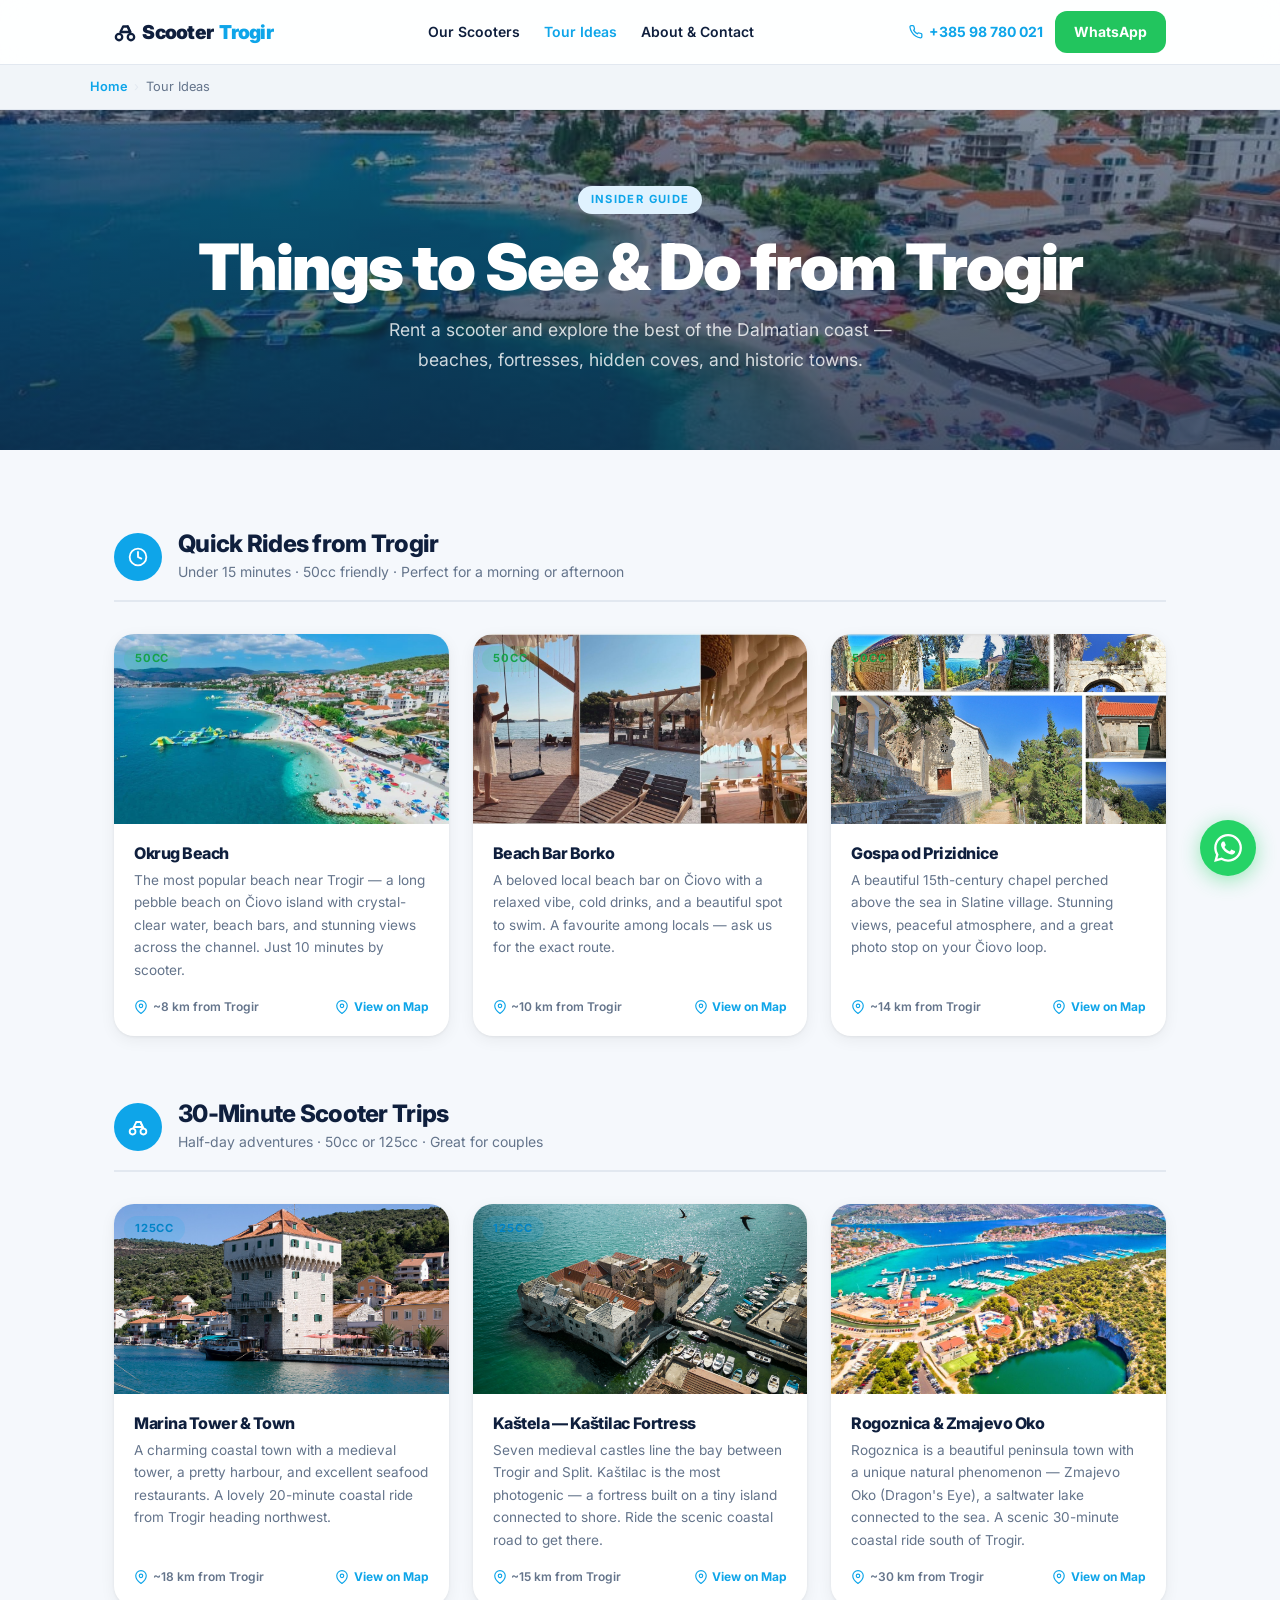
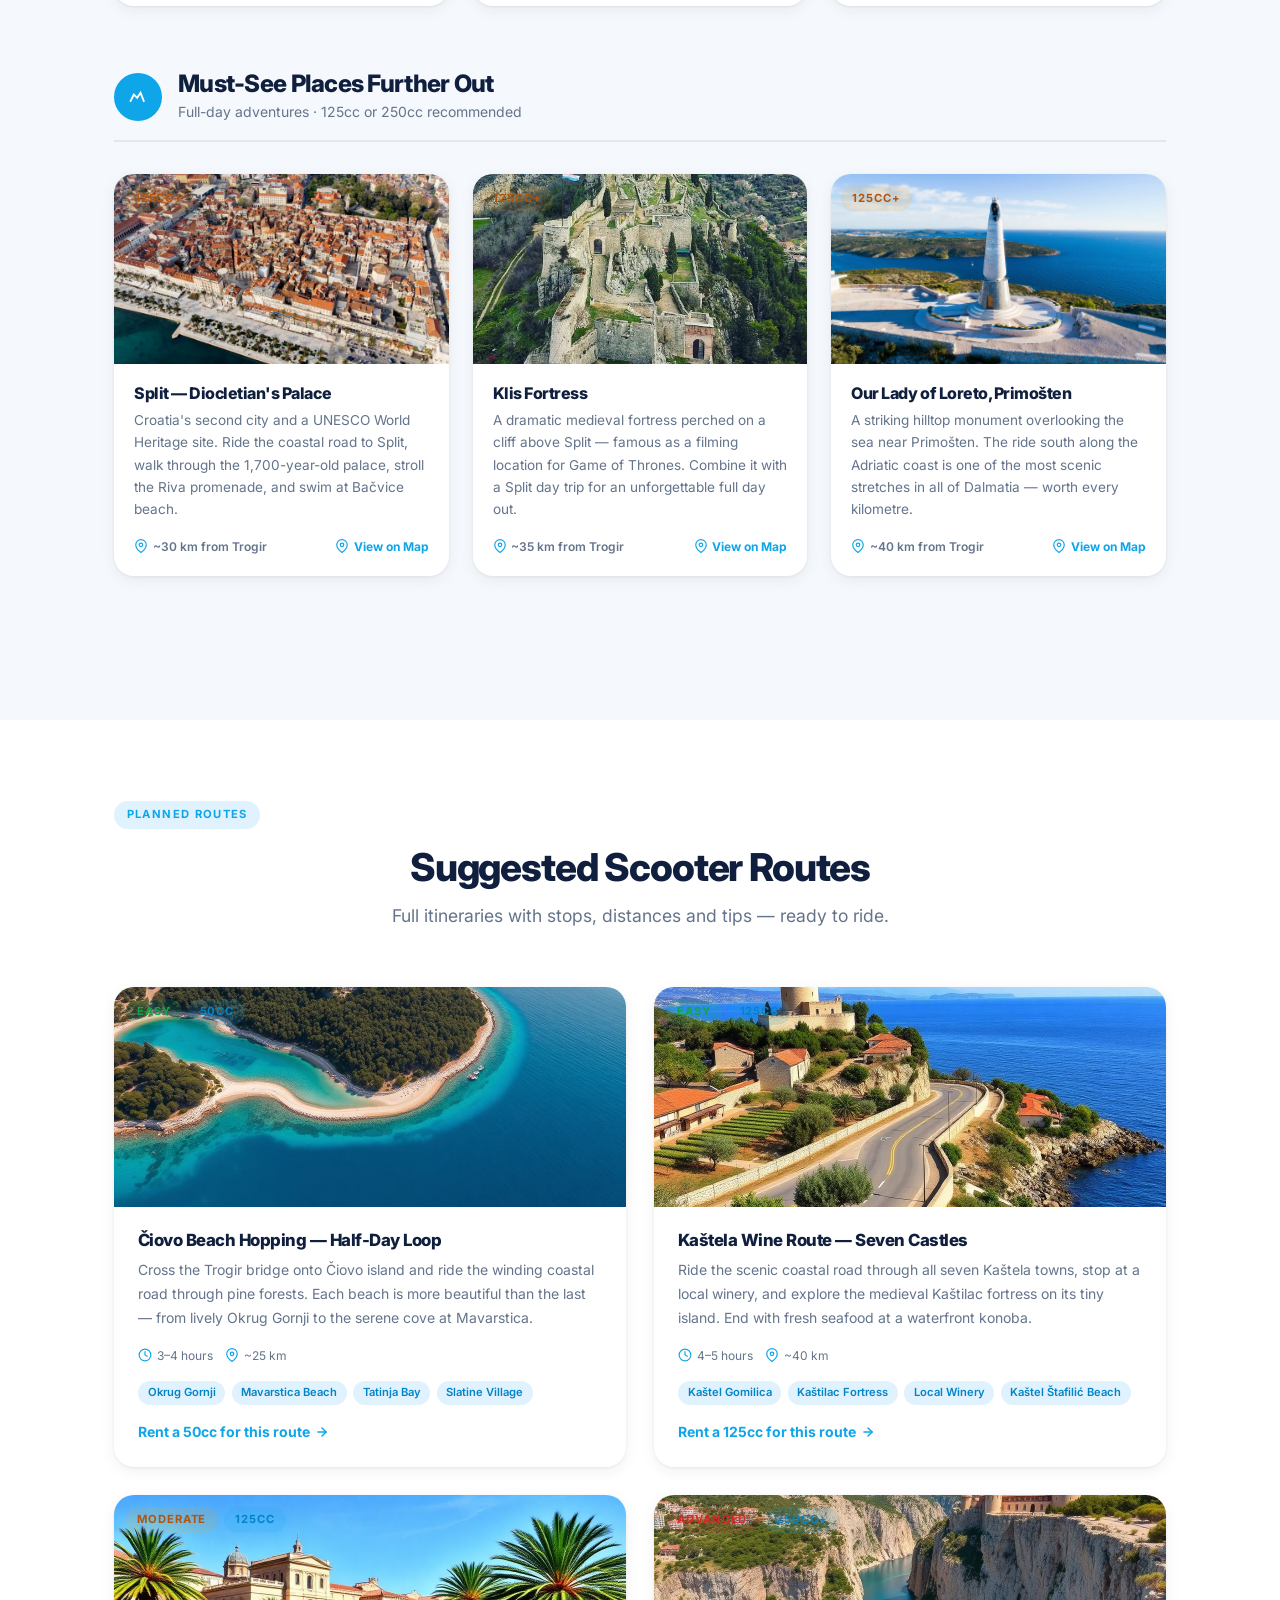
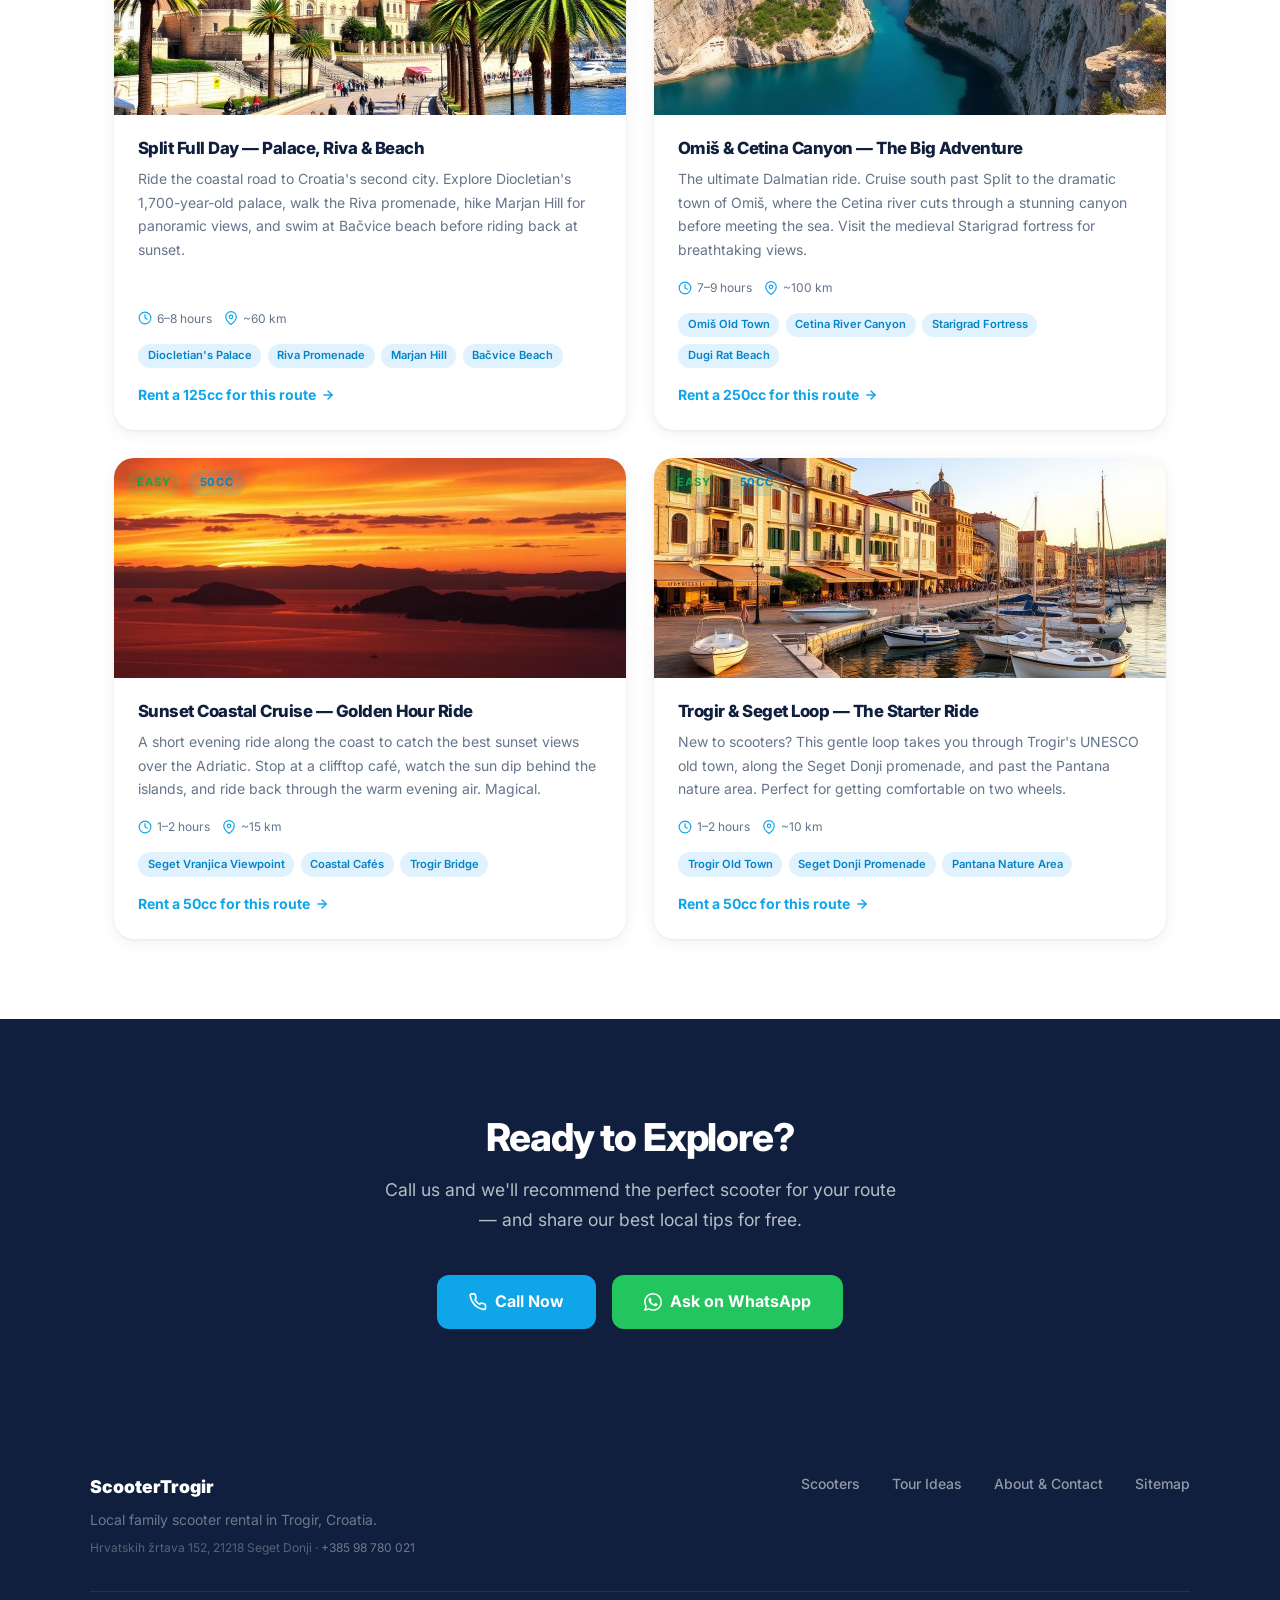
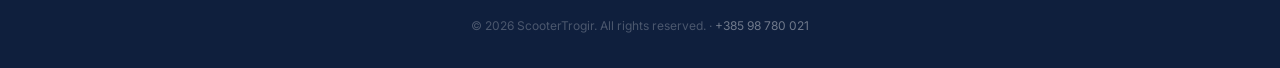
<file: tours.html>
<!DOCTYPE html>
<html lang="en">
<head>
  <meta charset="UTF-8" />
  <meta name="viewport" content="width=device-width, initial-scale=1.0" />
  <title>Best Things to Do from Trogir by Scooter – Beaches, Split & More | ScooterTrogir</title>
  <meta name="description" content="Explore Trogir, Split, Okrug beach, Klis Fortress & more by scooter. Rent from €29/day with free delivery. Insider route guides for the best of the Dalmatian coast." />
  <meta name="keywords" content="things to do Trogir, scooter tour Trogir, Okrug beach scooter, Split day trip scooter, Klis fortress Trogir, Rogoznica scooter, Kaštela scooter tour, Čiovo beaches scooter, Dalmatia scooter trip, scooter routes Croatia" />
  <meta name="robots" content="index, follow" />
  <meta name="author" content="ScooterTrogir" />
  <link rel="canonical" href="https://scooter-trogir.com/tours" />

  <!-- Open Graph -->
  <meta property="og:type" content="website" />
  <meta property="og:url" content="https://scooter-trogir.com/tours" />
  <meta property="og:title" content="Things to See & Do from Trogir by Scooter | ScooterTrogir" />
  <meta property="og:description" content="Okrug beach, Split, Kaštela, Klis Fortress, Rogoznica and more — all reachable by scooter from Trogir." />
  <meta property="og:image" content="https://scooter-trogir.com/assets/okrug_beach.jpg" />
  <meta property="og:image:width" content="1200" />
  <meta property="og:image:height" content="630" />
  <meta property="og:site_name" content="ScooterTrogir" />

  <!-- Twitter Card -->
  <meta name="twitter:card" content="summary_large_image" />
  <meta name="twitter:title" content="Things to See & Do from Trogir by Scooter" />
  <meta name="twitter:description" content="Okrug beach, Split, Kaštela, Klis Fortress, Rogoznica — explore the Dalmatian coast by scooter." />
  <meta name="twitter:image" content="https://scooter-trogir.com/assets/okrug_beach.jpg" />

  <!-- Breadcrumb Schema -->
  <script type="application/ld+json">
  {
    "@context": "https://schema.org",
    "@type": "BreadcrumbList",
    "itemListElement": [
      { "@type": "ListItem", "position": 1, "name": "Home", "item": "https://scooter-trogir.com/" },
      { "@type": "ListItem", "position": 2, "name": "Tour Ideas", "item": "https://scooter-trogir.com/tours" }
    ]
  }
  </script>
  <!-- TouristAttraction Schema -->
  <script type="application/ld+json">
  {
    "@context": "https://schema.org",
    "@type": "ItemList",
    "name": "Scooter Tour Ideas from Trogir",
    "description": "Best places to visit from Trogir by scooter — beaches, fortresses, and coastal towns",
    "itemListElement": [
      { "@type": "ListItem", "position": 1, "name": "Okrug Beach – 8 km from Trogir", "url": "https://scooter-trogir.com/tours#quick-title" },
      { "@type": "ListItem", "position": 2, "name": "Split – Diocletian's Palace – 30 km from Trogir", "url": "https://scooter-trogir.com/tours" },
      { "@type": "ListItem", "position": 3, "name": "Klis Fortress – 35 km from Trogir", "url": "https://scooter-trogir.com/tours" },
      { "@type": "ListItem", "position": 4, "name": "Kaštela – Seven Castles – 15 km from Trogir", "url": "https://scooter-trogir.com/tours" },
      { "@type": "ListItem", "position": 5, "name": "Rogoznica & Zmajevo Oko – 30 km from Trogir", "url": "https://scooter-trogir.com/tours" }
    ]
  }
  </script>
  <link rel="preconnect" href="https://fonts.googleapis.com" />
  <link rel="preconnect" href="https://fonts.gstatic.com" crossorigin />
  <link href="https://fonts.googleapis.com/css2?family=Inter:wght@400;500;600;700;800;900&display=swap" rel="stylesheet" />
  <link rel="stylesheet" href="css/style.css" />
  <link rel="icon" type="image/bmp" href="assets/logo.bmp" />
  <link rel="preload" as="image" href="assets/okrug_beach.jpg" />
  <noscript><style>.reveal{opacity:1;transform:none}</style></noscript>
  <style>
    /* ---- Tours page extras ---- */
    .tours-hero { position:relative; height:340px; overflow:hidden; }
    .tours-hero img { width:100%; height:100%; object-fit:cover; }
    .tours-hero__overlay {
      position:absolute; inset:0;
      background:linear-gradient(to bottom, rgba(15,31,61,.45) 0%, rgba(15,31,61,.75) 100%);
      display:flex; flex-direction:column; align-items:center; justify-content:center; text-align:center; padding:1.5rem;
    }
    .tours-hero__overlay h1 { color:#fff; margin-bottom:.75rem; }
    .tours-hero__overlay p { color:rgba(255,255,255,.8); font-size:1.1rem; max-width:560px; }

    .category-block { margin-bottom:4rem; }
    .category-block__header { display:flex; align-items:center; gap:1rem; margin-bottom:2rem; padding-bottom:1rem; border-bottom:2px solid var(--border); }
    .category-block__icon { width:3rem; height:3rem; border-radius:50%; background:var(--primary); color:#fff; display:flex; align-items:center; justify-content:center; flex-shrink:0; }
    .category-block__icon svg { width:1.25rem; height:1.25rem; }
    .category-block__meta h2 { font-size:1.5rem; margin-bottom:.15rem; }
    .category-block__meta p { font-size:.875rem; color:var(--muted); }

    .dest-grid { display:grid; grid-template-columns:repeat(3,1fr); gap:1.5rem; }
    .dest-card { border-radius:var(--radius-card); overflow:hidden; background:var(--card); box-shadow:var(--shadow); transition:box-shadow .25s, transform .25s; display:flex; flex-direction:column; }
    .dest-card:hover { box-shadow:var(--shadow-hover); transform:translateY(-3px); }
    .dest-card__img { height:190px; overflow:hidden; position:relative; }
    .dest-card__img img { width:100%; height:100%; object-fit:cover; transition:transform .5s; }
    .dest-card:hover .dest-card__img img { transform:scale(1.06); }
    .dest-card__badge { position:absolute; top:.6rem; left:.6rem; }
    .dest-card__body { padding:1.25rem; flex:1; display:flex; flex-direction:column; }
    .dest-card__title { font-size:1rem; font-weight:800; color:var(--foreground); margin-bottom:.4rem; }
    .dest-card__desc { font-size:.85rem; color:var(--muted); line-height:1.65; flex:1; margin-bottom:1rem; }
    .dest-card__footer { display:flex; align-items:center; justify-content:space-between; flex-wrap:wrap; gap:.5rem; }
    .dest-card__dist { font-size:.75rem; font-weight:600; color:var(--muted); display:flex; align-items:center; gap:.3rem; }
    .dest-card__dist svg { width:.875rem; height:.875rem; color:var(--primary); }
    .dest-card__map { font-size:.75rem; font-weight:700; color:var(--primary); display:flex; align-items:center; gap:.3rem; text-decoration:none; }
    .dest-card__map:hover { text-decoration:underline; }
    .dest-card__map svg { width:.875rem; height:.875rem; }

    .route-grid { display:grid; grid-template-columns:repeat(2,1fr); gap:1.75rem; }
    .route-card { border-radius:var(--radius-card); overflow:hidden; background:var(--card); box-shadow:var(--shadow); transition:box-shadow .25s, transform .25s; display:flex; flex-direction:column; }
    .route-card:hover { box-shadow:var(--shadow-hover); transform:translateY(-3px); }
    .route-card__img { height:220px; overflow:hidden; position:relative; }
    .route-card__img img { width:100%; height:100%; object-fit:cover; transition:transform .5s; }
    .route-card:hover .route-card__img img { transform:scale(1.05); }
    .route-card__badges { position:absolute; top:.75rem; left:.75rem; display:flex; gap:.4rem; }
    .route-card__body { padding:1.5rem; flex:1; display:flex; flex-direction:column; }
    .route-card__title { font-size:1.05rem; font-weight:800; color:var(--foreground); margin-bottom:.5rem; }
    .route-card__excerpt { font-size:.875rem; color:var(--muted); line-height:1.7; flex:1; margin-bottom:1rem; }
    .route-card__meta { display:flex; flex-wrap:wrap; gap:.75rem; font-size:.75rem; color:var(--muted); margin-bottom:1rem; }
    .route-card__meta span { display:flex; align-items:center; gap:.3rem; }
    .route-card__meta svg { width:.875rem; height:.875rem; color:var(--primary); }
    .route-card__stops { display:flex; flex-wrap:wrap; gap:.4rem; margin-bottom:1rem; }
    .route-card__stop { font-size:.7rem; font-weight:600; background:var(--primary-light); color:var(--primary-dark); padding:.2rem .6rem; border-radius:999px; }
    .route-card__cta { display:inline-flex; align-items:center; gap:.3rem; font-size:.875rem; font-weight:700; color:var(--primary); }
    .route-card__cta svg { width:.875rem; height:.875rem; transition:transform .15s; }
    .route-card:hover .route-card__cta svg { transform:translateX(3px); }

    @media(max-width:900px) {
      .dest-grid { grid-template-columns:repeat(2,1fr); }
      .route-grid { grid-template-columns:1fr; }
    }
    @media(max-width:560px) {
      .dest-grid { grid-template-columns:1fr; }
      .tours-hero { height:260px; }
    }
  </style>
</head>
<body>

<!-- NAVBAR -->
<header>
  <nav class="navbar" role="navigation" aria-label="Main navigation">
    <div class="navbar__inner">
      <a href="/" class="navbar__logo" aria-label="ScooterTrogir home">
        <svg width="22" height="22" viewBox="0 0 24 24" fill="none" stroke="currentColor" stroke-width="2.5" stroke-linecap="round" stroke-linejoin="round" aria-hidden="true"><circle cx="5.5" cy="17.5" r="3.5"/><circle cx="18.5" cy="17.5" r="3.5"/><path d="M15 6h-5l-3 6h11l-3-6z"/><path d="M15 6l2 5"/></svg>
        Scooter<span>Trogir</span>
      </a>
      <div class="navbar__links">
        <a href="/scooters">Our Scooters</a>
        <a href="/tours" class="active">Tour Ideas</a>
        <a href="/about">About &amp; Contact</a>
      </div>
      <div class="navbar__cta">
        <a href="tel:+38598780021" class="navbar__phone">
          <svg width="14" height="14" viewBox="0 0 24 24" fill="none" stroke="currentColor" stroke-width="2.2" stroke-linecap="round" stroke-linejoin="round"><path d="M22 16.92v3a2 2 0 0 1-2.18 2 19.79 19.79 0 0 1-8.63-3.07A19.5 19.5 0 0 1 4.69 12 19.79 19.79 0 0 1 1.61 3.4 2 2 0 0 1 3.6 1.22h3a2 2 0 0 1 2 1.72 12.84 12.84 0 0 0 .7 2.81 2 2 0 0 1-.45 2.11L7.91 8.8a16 16 0 0 0 6.29 6.29l.95-.95a2 2 0 0 1 2.11-.45 12.84 12.84 0 0 0 2.81.7A2 2 0 0 1 22 16.92z"/></svg>
          +385 98 780 021
        </a>
        <a href="https://wa.me/38598780021?text=Hi!%20I'd%20like%20to%20rent%20a%20scooter%20in%20Trogir." target="_blank" rel="noopener noreferrer" class="btn btn-whatsapp btn-sm">WhatsApp</a>
      </div>
      <button class="navbar__hamburger" id="hamburger" aria-label="Toggle menu" aria-expanded="false" aria-controls="mobile-nav">
        <svg viewBox="0 0 24 24" fill="none" stroke="currentColor" stroke-width="2.5" stroke-linecap="round" aria-hidden="true"><line x1="3" y1="6" x2="21" y2="6"/><line x1="3" y1="12" x2="21" y2="12"/><line x1="3" y1="18" x2="21" y2="18"/></svg>
      </button>
    </div>
    <div class="navbar__mobile" id="mobile-nav" role="menu">
      <a href="/scooters" role="menuitem">Our Scooters</a>
      <a href="/tours" role="menuitem">Tour Ideas</a>
      <a href="/about" role="menuitem">About &amp; Contact</a>
      <a href="tel:+38598780021" class="btn btn-primary" role="menuitem"><svg width="15" height="15" viewBox="0 0 24 24" fill="none" stroke="currentColor" stroke-width="2.2" stroke-linecap="round" stroke-linejoin="round"><path d="M22 16.92v3a2 2 0 0 1-2.18 2 19.79 19.79 0 0 1-8.63-3.07A19.5 19.5 0 0 1 4.69 12 19.79 19.79 0 0 1 1.61 3.4 2 2 0 0 1 3.6 1.22h3a2 2 0 0 1 2 1.72 12.84 12.84 0 0 0 .7 2.81 2 2 0 0 1-.45 2.11L7.91 8.8a16 16 0 0 0 6.29 6.29l.95-.95a2 2 0 0 1 2.11-.45 12.84 12.84 0 0 0 2.81.7A2 2 0 0 1 22 16.92z"/></svg> Call +385 98 780 021</a>
      <a href="https://wa.me/38598780021?text=Hi!%20I'd%20like%20to%20rent%20a%20scooter%20in%20Trogir." target="_blank" rel="noopener noreferrer" class="btn btn-whatsapp" role="menuitem"><svg width="15" height="15" viewBox="0 0 24 24" fill="currentColor"><path d="M17.472 14.382c-.297-.149-1.758-.867-2.03-.967-.273-.099-.471-.148-.67.15-.197.297-.767.966-.94 1.164-.173.199-.347.223-.644.075-.297-.15-1.255-.463-2.39-1.475-.883-.788-1.48-1.761-1.653-2.059-.173-.297-.018-.458.13-.606.134-.133.298-.347.446-.52.149-.174.198-.298.298-.497.099-.198.05-.371-.025-.52-.075-.149-.669-1.612-.916-2.207-.242-.579-.487-.5-.669-.51-.173-.008-.371-.01-.57-.01-.198 0-.52.074-.792.372-.272.297-1.04 1.016-1.04 2.479 0 1.462 1.065 2.875 1.213 3.074.149.198 2.096 3.2 5.077 4.487.709.306 1.262.489 1.694.625.712.227 1.36.195 1.871.118.571-.085 1.758-.719 2.006-1.413.248-.694.248-1.289.173-1.413-.074-.124-.272-.198-.57-.347m-5.421 7.403h-.004a9.87 9.87 0 0 1-5.031-1.378l-.361-.214-3.741.982.998-3.648-.235-.374a9.86 9.86 0 0 1-1.51-5.26c.001-5.45 4.436-9.884 9.888-9.884 2.64 0 5.122 1.03 6.988 2.898a9.825 9.825 0 0 1 2.893 6.994c-.003 5.45-4.437 9.884-9.885 9.884m8.413-18.297A11.815 11.815 0 0 0 12.05 0C5.495 0 .16 5.335.157 11.892c0 2.096.547 4.142 1.588 5.945L.057 24l6.305-1.654a11.882 11.882 0 0 0 5.683 1.448h.005c6.554 0 11.89-5.335 11.893-11.893a11.821 11.821 0 0 0-3.48-8.413Z"/></svg> WhatsApp Us</a>
    </div>
  </nav>
</header>

<nav class="breadcrumb" aria-label="Breadcrumb">
  <div class="breadcrumb__inner">
    <a href="/">Home</a>
    <span class="breadcrumb__sep" aria-hidden="true">›</span>
    <span>Tour Ideas</span>
  </div>
</nav>

<main>

<!-- HERO -->
<div class="tours-hero">
  <img src="assets/okrug_beach.jpg" alt="Okrug beach on Čiovo island near Trogir, reachable by scooter" width="1920" height="680" fetchpriority="high" />
  <div class="tours-hero__overlay">
    <div class="section-label">Insider Guide</div>
    <h1>Things to See &amp; Do from Trogir</h1>
    <p>Rent a scooter and explore the best of the Dalmatian coast — beaches, fortresses, hidden coves, and historic towns.</p>
  </div>
</div>

<!-- QUICK RIDES -->
<section class="section" aria-labelledby="quick-title">
  <div class="container">
    <div class="category-block">
      <div class="category-block__header">
        <div class="category-block__icon">
          <svg viewBox="0 0 24 24" fill="none" stroke="currentColor" stroke-width="2.2" stroke-linecap="round"><circle cx="12" cy="12" r="10"/><polyline points="12 6 12 12 16 14"/></svg>
        </div>
        <div class="category-block__meta">
          <h2 id="quick-title">Quick Rides from Trogir</h2>
          <p>Under 15 minutes · 50cc friendly · Perfect for a morning or afternoon</p>
        </div>
      </div>
      <div class="dest-grid">

        <article class="dest-card reveal reveal-delay-1">
          <div class="dest-card__img">
            <img src="assets/okrug_beach.jpg" alt="Okrug Gornji beach on Čiovo island near Trogir" width="400" height="260" loading="lazy" />
            <div class="dest-card__badge"><span class="badge badge-success">50cc</span></div>
          </div>
          <div class="dest-card__body">
            <h3 class="dest-card__title">Okrug Beach</h3>
            <p class="dest-card__desc">The most popular beach near Trogir — a long pebble beach on Čiovo island with crystal-clear water, beach bars, and stunning views across the channel. Just 10 minutes by scooter.</p>
            <div class="dest-card__footer">
              <span class="dest-card__dist"><svg viewBox="0 0 24 24" fill="none" stroke="currentColor" stroke-width="2" stroke-linecap="round"><path d="M21 10c0 7-9 13-9 13s-9-6-9-13a9 9 0 0 1 18 0z"/><circle cx="12" cy="10" r="3"/></svg>~8 km from Trogir</span>
              <a href="https://g.co/kgs/AtCQahR" target="_blank" rel="noopener noreferrer" class="dest-card__map"><svg viewBox="0 0 24 24" fill="none" stroke="currentColor" stroke-width="2" stroke-linecap="round"><path d="M21 10c0 7-9 13-9 13s-9-6-9-13a9 9 0 0 1 18 0z"/><circle cx="12" cy="10" r="3"/></svg>View on Map</a>
            </div>
          </div>
        </article>

        <article class="dest-card reveal reveal-delay-2">
          <div class="dest-card__img">
            <img src="assets/borko.jpg" alt="Beach bar Borko on Čiovo island near Trogir" width="400" height="260" loading="lazy" />
            <div class="dest-card__badge"><span class="badge badge-success">50cc</span></div>
          </div>
          <div class="dest-card__body">
            <h3 class="dest-card__title">Beach Bar Borko</h3>
            <p class="dest-card__desc">A beloved local beach bar on Čiovo with a relaxed vibe, cold drinks, and a beautiful spot to swim. A favourite among locals — ask us for the exact route.</p>
            <div class="dest-card__footer">
              <span class="dest-card__dist"><svg viewBox="0 0 24 24" fill="none" stroke="currentColor" stroke-width="2" stroke-linecap="round"><path d="M21 10c0 7-9 13-9 13s-9-6-9-13a9 9 0 0 1 18 0z"/><circle cx="12" cy="10" r="3"/></svg>~10 km from Trogir</span>
              <a href="https://g.co/kgs/xuKgV4U" target="_blank" rel="noopener noreferrer" class="dest-card__map"><svg viewBox="0 0 24 24" fill="none" stroke="currentColor" stroke-width="2" stroke-linecap="round"><path d="M21 10c0 7-9 13-9 13s-9-6-9-13a9 9 0 0 1 18 0z"/><circle cx="12" cy="10" r="3"/></svg>View on Map</a>
            </div>
          </div>
        </article>

        <article class="dest-card reveal reveal-delay-3">
          <div class="dest-card__img">
            <img src="assets/gospa_od_prizidnice.jpg" alt="Gospa od Prizidnice chapel in Slatine on Čiovo island" width="400" height="260" loading="lazy" />
            <div class="dest-card__badge"><span class="badge badge-success">50cc</span></div>
          </div>
          <div class="dest-card__body">
            <h3 class="dest-card__title">Gospa od Prizidnice</h3>
            <p class="dest-card__desc">A beautiful 15th-century chapel perched above the sea in Slatine village. Stunning views, peaceful atmosphere, and a great photo stop on your Čiovo loop.</p>
            <div class="dest-card__footer">
              <span class="dest-card__dist"><svg viewBox="0 0 24 24" fill="none" stroke="currentColor" stroke-width="2" stroke-linecap="round"><path d="M21 10c0 7-9 13-9 13s-9-6-9-13a9 9 0 0 1 18 0z"/><circle cx="12" cy="10" r="3"/></svg>~14 km from Trogir</span>
              <a href="https://g.co/kgs/qJe2b95" target="_blank" rel="noopener noreferrer" class="dest-card__map"><svg viewBox="0 0 24 24" fill="none" stroke="currentColor" stroke-width="2" stroke-linecap="round"><path d="M21 10c0 7-9 13-9 13s-9-6-9-13a9 9 0 0 1 18 0z"/><circle cx="12" cy="10" r="3"/></svg>View on Map</a>
            </div>
          </div>
        </article>

      </div>
    </div>

    <!-- 30-MIN TRIPS -->
    <div class="category-block">
      <div class="category-block__header">
        <div class="category-block__icon">
          <svg viewBox="0 0 24 24" fill="none" stroke="currentColor" stroke-width="2.2" stroke-linecap="round"><circle cx="5.5" cy="17.5" r="3.5"/><circle cx="18.5" cy="17.5" r="3.5"/><path d="M15 6h-5l-3 6h11l-3-6z"/><path d="M15 6l2 5"/></svg>
        </div>
        <div class="category-block__meta">
          <h2>30-Minute Scooter Trips</h2>
          <p>Half-day adventures · 50cc or 125cc · Great for couples</p>
        </div>
      </div>
      <div class="dest-grid">

        <article class="dest-card reveal reveal-delay-1">
          <div class="dest-card__img">
            <img src="assets/marina.jpg" alt="Marina Tower and medieval town near Trogir, Croatia" width="400" height="260" loading="lazy" />
            <div class="dest-card__badge"><span class="badge badge-primary">125cc</span></div>
          </div>
          <div class="dest-card__body">
            <h3 class="dest-card__title">Marina Tower &amp; Town</h3>
            <p class="dest-card__desc">A charming coastal town with a medieval tower, a pretty harbour, and excellent seafood restaurants. A lovely 20-minute coastal ride from Trogir heading northwest.</p>
            <div class="dest-card__footer">
              <span class="dest-card__dist"><svg viewBox="0 0 24 24" fill="none" stroke="currentColor" stroke-width="2" stroke-linecap="round"><path d="M21 10c0 7-9 13-9 13s-9-6-9-13a9 9 0 0 1 18 0z"/><circle cx="12" cy="10" r="3"/></svg>~18 km from Trogir</span>
              <a href="https://g.co/kgs/dxc8aKT" target="_blank" rel="noopener noreferrer" class="dest-card__map"><svg viewBox="0 0 24 24" fill="none" stroke="currentColor" stroke-width="2" stroke-linecap="round"><path d="M21 10c0 7-9 13-9 13s-9-6-9-13a9 9 0 0 1 18 0z"/><circle cx="12" cy="10" r="3"/></svg>View on Map</a>
            </div>
          </div>
        </article>

        <article class="dest-card reveal reveal-delay-2">
          <div class="dest-card__img">
            <img src="assets/kastilac.jpg" alt="Kaštilac fortress in Kaštela near Trogir, Croatia" width="400" height="260" loading="lazy" />
            <div class="dest-card__badge"><span class="badge badge-primary">125cc</span></div>
          </div>
          <div class="dest-card__body">
            <h3 class="dest-card__title">Kaštela — Kaštilac Fortress</h3>
            <p class="dest-card__desc">Seven medieval castles line the bay between Trogir and Split. Kaštilac is the most photogenic — a fortress built on a tiny island connected to shore. Ride the scenic coastal road to get there.</p>
            <div class="dest-card__footer">
              <span class="dest-card__dist"><svg viewBox="0 0 24 24" fill="none" stroke="currentColor" stroke-width="2" stroke-linecap="round"><path d="M21 10c0 7-9 13-9 13s-9-6-9-13a9 9 0 0 1 18 0z"/><circle cx="12" cy="10" r="3"/></svg>~15 km from Trogir</span>
              <a href="https://g.co/kgs/Azayfkf" target="_blank" rel="noopener noreferrer" class="dest-card__map"><svg viewBox="0 0 24 24" fill="none" stroke="currentColor" stroke-width="2" stroke-linecap="round"><path d="M21 10c0 7-9 13-9 13s-9-6-9-13a9 9 0 0 1 18 0z"/><circle cx="12" cy="10" r="3"/></svg>View on Map</a>
            </div>
          </div>
        </article>

        <article class="dest-card reveal reveal-delay-3">
          <div class="dest-card__img">
            <img src="assets/rogoznica.jpg" alt="Zmajevo Oko dragon's eye lake in Rogoznica near Trogir" width="400" height="260" loading="lazy" />
            <div class="dest-card__badge"><span class="badge badge-primary">125cc</span></div>
          </div>
          <div class="dest-card__body">
            <h3 class="dest-card__title">Rogoznica &amp; Zmajevo Oko</h3>
            <p class="dest-card__desc">Rogoznica is a beautiful peninsula town with a unique natural phenomenon — Zmajevo Oko (Dragon's Eye), a saltwater lake connected to the sea. A scenic 30-minute coastal ride south of Trogir.</p>
            <div class="dest-card__footer">
              <span class="dest-card__dist"><svg viewBox="0 0 24 24" fill="none" stroke="currentColor" stroke-width="2" stroke-linecap="round"><path d="M21 10c0 7-9 13-9 13s-9-6-9-13a9 9 0 0 1 18 0z"/><circle cx="12" cy="10" r="3"/></svg>~30 km from Trogir</span>
              <a href="https://g.co/kgs/WGv5jpf" target="_blank" rel="noopener noreferrer" class="dest-card__map"><svg viewBox="0 0 24 24" fill="none" stroke="currentColor" stroke-width="2" stroke-linecap="round"><path d="M21 10c0 7-9 13-9 13s-9-6-9-13a9 9 0 0 1 18 0z"/><circle cx="12" cy="10" r="3"/></svg>View on Map</a>
            </div>
          </div>
        </article>

      </div>
    </div>

    <!-- FURTHER OUT -->
    <div class="category-block">
      <div class="category-block__header">
        <div class="category-block__icon">
          <svg viewBox="0 0 24 24" fill="none" stroke="currentColor" stroke-width="2.2" stroke-linecap="round"><path d="M3 17l4-8 4 4 4-6 4 10"/></svg>
        </div>
        <div class="category-block__meta">
          <h2>Must-See Places Further Out</h2>
          <p>Full-day adventures · 125cc or 250cc recommended</p>
        </div>
      </div>
      <div class="dest-grid">

        <article class="dest-card reveal reveal-delay-1">
          <div class="dest-card__img">
            <img src="assets/split.jpg" alt="Diocletian's Palace in Split, Croatia — day trip by scooter from Trogir" width="400" height="260" loading="lazy" />
            <div class="dest-card__badge"><span class="badge badge-warn">125cc+</span></div>
          </div>
          <div class="dest-card__body">
            <h3 class="dest-card__title">Split — Diocletian's Palace</h3>
            <p class="dest-card__desc">Croatia's second city and a UNESCO World Heritage site. Ride the coastal road to Split, walk through the 1,700-year-old palace, stroll the Riva promenade, and swim at Bačvice beach.</p>
            <div class="dest-card__footer">
              <span class="dest-card__dist"><svg viewBox="0 0 24 24" fill="none" stroke="currentColor" stroke-width="2" stroke-linecap="round"><path d="M21 10c0 7-9 13-9 13s-9-6-9-13a9 9 0 0 1 18 0z"/><circle cx="12" cy="10" r="3"/></svg>~30 km from Trogir</span>
              <a href="https://g.co/kgs/5ABCSGN" target="_blank" rel="noopener noreferrer" class="dest-card__map"><svg viewBox="0 0 24 24" fill="none" stroke="currentColor" stroke-width="2" stroke-linecap="round"><path d="M21 10c0 7-9 13-9 13s-9-6-9-13a9 9 0 0 1 18 0z"/><circle cx="12" cy="10" r="3"/></svg>View on Map</a>
            </div>
          </div>
        </article>

        <article class="dest-card reveal reveal-delay-2">
          <div class="dest-card__img">
            <img src="assets/klis.jpg" alt="Klis Fortress above Split, Croatia — scooter trip from Trogir" width="400" height="260" loading="lazy" />
            <div class="dest-card__badge"><span class="badge badge-warn">125cc+</span></div>
          </div>
          <div class="dest-card__body">
            <h3 class="dest-card__title">Klis Fortress</h3>
            <p class="dest-card__desc">A dramatic medieval fortress perched on a cliff above Split — famous as a filming location for Game of Thrones. Combine it with a Split day trip for an unforgettable full day out.</p>
            <div class="dest-card__footer">
              <span class="dest-card__dist"><svg viewBox="0 0 24 24" fill="none" stroke="currentColor" stroke-width="2" stroke-linecap="round"><path d="M21 10c0 7-9 13-9 13s-9-6-9-13a9 9 0 0 1 18 0z"/><circle cx="12" cy="10" r="3"/></svg>~35 km from Trogir</span>
              <a href="https://g.co/kgs/TzSfJyw" target="_blank" rel="noopener noreferrer" class="dest-card__map"><svg viewBox="0 0 24 24" fill="none" stroke="currentColor" stroke-width="2" stroke-linecap="round"><path d="M21 10c0 7-9 13-9 13s-9-6-9-13a9 9 0 0 1 18 0z"/><circle cx="12" cy="10" r="3"/></svg>View on Map</a>
            </div>
          </div>
        </article>

        <article class="dest-card reveal reveal-delay-3">
          <div class="dest-card__img">
            <img src="assets/gospa_od_loreta.jpeg" alt="Our Lady of Loreto monument in Primošten near Trogir" width="400" height="260" loading="lazy" />
            <div class="dest-card__badge"><span class="badge badge-warn">125cc+</span></div>
          </div>
          <div class="dest-card__body">
            <h3 class="dest-card__title">Our Lady of Loreto, Primošten</h3>
            <p class="dest-card__desc">A striking hilltop monument overlooking the sea near Primošten. The ride south along the Adriatic coast is one of the most scenic stretches in all of Dalmatia — worth every kilometre.</p>
            <div class="dest-card__footer">
              <span class="dest-card__dist"><svg viewBox="0 0 24 24" fill="none" stroke="currentColor" stroke-width="2" stroke-linecap="round"><path d="M21 10c0 7-9 13-9 13s-9-6-9-13a9 9 0 0 1 18 0z"/><circle cx="12" cy="10" r="3"/></svg>~40 km from Trogir</span>
              <a href="https://g.co/kgs/EbdNyVM" target="_blank" rel="noopener noreferrer" class="dest-card__map"><svg viewBox="0 0 24 24" fill="none" stroke="currentColor" stroke-width="2" stroke-linecap="round"><path d="M21 10c0 7-9 13-9 13s-9-6-9-13a9 9 0 0 1 18 0z"/><circle cx="12" cy="10" r="3"/></svg>View on Map</a>
            </div>
          </div>
        </article>

      </div>
    </div>
  </div>
</section>

<!-- SUGGESTED ROUTES -->
<section class="section section--card" aria-labelledby="routes-title">
  <div class="container">
    <div class="section-label">Planned Routes</div>
    <h2 id="routes-title" class="section-title text-center reveal">Suggested Scooter Routes</h2>
    <p class="section-sub text-center reveal reveal-delay-1">Full itineraries with stops, distances and tips — ready to ride.</p>
    <div class="route-grid">

      <article class="route-card reveal reveal-delay-1">
        <div class="route-card__img">
          <img src="assets/tour-ciovo-beaches.jpg" alt="Čiovo beach hopping scooter route from Trogir" width="600" height="400" loading="lazy" />
          <div class="route-card__badges">
            <span class="badge badge-success">Easy</span>
            <span class="badge badge-primary">50cc</span>
          </div>
        </div>
        <div class="route-card__body">
          <h3 class="route-card__title">Čiovo Beach Hopping — Half-Day Loop</h3>
          <p class="route-card__excerpt">Cross the Trogir bridge onto Čiovo island and ride the winding coastal road through pine forests. Each beach is more beautiful than the last — from lively Okrug Gornji to the serene cove at Mavarstica.</p>
          <div class="route-card__meta">
            <span><svg viewBox="0 0 24 24" fill="none" stroke="currentColor" stroke-width="2" stroke-linecap="round"><circle cx="12" cy="12" r="10"/><polyline points="12 6 12 12 16 14"/></svg>3–4 hours</span>
            <span><svg viewBox="0 0 24 24" fill="none" stroke="currentColor" stroke-width="2" stroke-linecap="round"><path d="M21 10c0 7-9 13-9 13s-9-6-9-13a9 9 0 0 1 18 0z"/><circle cx="12" cy="10" r="3"/></svg>~25 km</span>
          </div>
          <div class="route-card__stops">
            <span class="route-card__stop">Okrug Gornji</span>
            <span class="route-card__stop">Mavarstica Beach</span>
            <span class="route-card__stop">Tatinja Bay</span>
            <span class="route-card__stop">Slatine Village</span>
          </div>
          <a href="/scooters" class="route-card__cta">Rent a 50cc for this route <svg viewBox="0 0 24 24" fill="none" stroke="currentColor" stroke-width="2.5" stroke-linecap="round"><line x1="5" y1="12" x2="19" y2="12"/><polyline points="12 5 19 12 12 19"/></svg></a>
        </div>
      </article>

      <article class="route-card reveal reveal-delay-2">
        <div class="route-card__img">
          <img src="assets/tour-kastela-wine.jpg" alt="Kaštela wine route scooter tour from Trogir" width="600" height="400" loading="lazy" />
          <div class="route-card__badges">
            <span class="badge badge-success">Easy</span>
            <span class="badge badge-primary">125cc</span>
          </div>
        </div>
        <div class="route-card__body">
          <h3 class="route-card__title">Kaštela Wine Route — Seven Castles</h3>
          <p class="route-card__excerpt">Ride the scenic coastal road through all seven Kaštela towns, stop at a local winery, and explore the medieval Kaštilac fortress on its tiny island. End with fresh seafood at a waterfront konoba.</p>
          <div class="route-card__meta">
            <span><svg viewBox="0 0 24 24" fill="none" stroke="currentColor" stroke-width="2" stroke-linecap="round"><circle cx="12" cy="12" r="10"/><polyline points="12 6 12 12 16 14"/></svg>4–5 hours</span>
            <span><svg viewBox="0 0 24 24" fill="none" stroke="currentColor" stroke-width="2" stroke-linecap="round"><path d="M21 10c0 7-9 13-9 13s-9-6-9-13a9 9 0 0 1 18 0z"/><circle cx="12" cy="10" r="3"/></svg>~40 km</span>
          </div>
          <div class="route-card__stops">
            <span class="route-card__stop">Kaštel Gomilica</span>
            <span class="route-card__stop">Kaštilac Fortress</span>
            <span class="route-card__stop">Local Winery</span>
            <span class="route-card__stop">Kaštel Štafilić Beach</span>
          </div>
          <a href="/scooters" class="route-card__cta">Rent a 125cc for this route <svg viewBox="0 0 24 24" fill="none" stroke="currentColor" stroke-width="2.5" stroke-linecap="round"><line x1="5" y1="12" x2="19" y2="12"/><polyline points="12 5 19 12 12 19"/></svg></a>
        </div>
      </article>

      <article class="route-card reveal reveal-delay-1">
        <div class="route-card__img">
          <img src="assets/tour-split-day.jpg" alt="Split day trip by scooter from Trogir — Diocletian's Palace" width="600" height="400" loading="lazy" />
          <div class="route-card__badges">
            <span class="badge badge-warn">Moderate</span>
            <span class="badge badge-primary">125cc</span>
          </div>
        </div>
        <div class="route-card__body">
          <h3 class="route-card__title">Split Full Day — Palace, Riva &amp; Beach</h3>
          <p class="route-card__excerpt">Ride the coastal road to Croatia's second city. Explore Diocletian's 1,700-year-old palace, walk the Riva promenade, hike Marjan Hill for panoramic views, and swim at Bačvice beach before riding back at sunset.</p>
          <div class="route-card__meta">
            <span><svg viewBox="0 0 24 24" fill="none" stroke="currentColor" stroke-width="2" stroke-linecap="round"><circle cx="12" cy="12" r="10"/><polyline points="12 6 12 12 16 14"/></svg>6–8 hours</span>
            <span><svg viewBox="0 0 24 24" fill="none" stroke="currentColor" stroke-width="2" stroke-linecap="round"><path d="M21 10c0 7-9 13-9 13s-9-6-9-13a9 9 0 0 1 18 0z"/><circle cx="12" cy="10" r="3"/></svg>~60 km</span>
          </div>
          <div class="route-card__stops">
            <span class="route-card__stop">Diocletian's Palace</span>
            <span class="route-card__stop">Riva Promenade</span>
            <span class="route-card__stop">Marjan Hill</span>
            <span class="route-card__stop">Bačvice Beach</span>
          </div>
          <a href="/scooters" class="route-card__cta">Rent a 125cc for this route <svg viewBox="0 0 24 24" fill="none" stroke="currentColor" stroke-width="2.5" stroke-linecap="round"><line x1="5" y1="12" x2="19" y2="12"/><polyline points="12 5 19 12 12 19"/></svg></a>
        </div>
      </article>

      <article class="route-card reveal reveal-delay-2">
        <div class="route-card__img">
          <img src="assets/tour-omis-cetina.jpg" alt="Omiš and Cetina canyon scooter adventure from Trogir" width="600" height="400" loading="lazy" />
          <div class="route-card__badges">
            <span class="badge badge-danger">Advanced</span>
            <span class="badge badge-primary">250cc+</span>
          </div>
        </div>
        <div class="route-card__body">
          <h3 class="route-card__title">Omiš &amp; Cetina Canyon — The Big Adventure</h3>
          <p class="route-card__excerpt">The ultimate Dalmatian ride. Cruise south past Split to the dramatic town of Omiš, where the Cetina river cuts through a stunning canyon before meeting the sea. Visit the medieval Starigrad fortress for breathtaking views.</p>
          <div class="route-card__meta">
            <span><svg viewBox="0 0 24 24" fill="none" stroke="currentColor" stroke-width="2" stroke-linecap="round"><circle cx="12" cy="12" r="10"/><polyline points="12 6 12 12 16 14"/></svg>7–9 hours</span>
            <span><svg viewBox="0 0 24 24" fill="none" stroke="currentColor" stroke-width="2" stroke-linecap="round"><path d="M21 10c0 7-9 13-9 13s-9-6-9-13a9 9 0 0 1 18 0z"/><circle cx="12" cy="10" r="3"/></svg>~100 km</span>
          </div>
          <div class="route-card__stops">
            <span class="route-card__stop">Omiš Old Town</span>
            <span class="route-card__stop">Cetina River Canyon</span>
            <span class="route-card__stop">Starigrad Fortress</span>
            <span class="route-card__stop">Dugi Rat Beach</span>
          </div>
          <a href="/scooters" class="route-card__cta">Rent a 250cc for this route <svg viewBox="0 0 24 24" fill="none" stroke="currentColor" stroke-width="2.5" stroke-linecap="round"><line x1="5" y1="12" x2="19" y2="12"/><polyline points="12 5 19 12 12 19"/></svg></a>
        </div>
      </article>

      <article class="route-card reveal reveal-delay-1">
        <div class="route-card__img">
          <img src="assets/tour-sunset-cruise.jpg" alt="Sunset coastal cruise by scooter from Trogir" width="600" height="400" loading="lazy" />
          <div class="route-card__badges">
            <span class="badge badge-success">Easy</span>
            <span class="badge badge-primary">50cc</span>
          </div>
        </div>
        <div class="route-card__body">
          <h3 class="route-card__title">Sunset Coastal Cruise — Golden Hour Ride</h3>
          <p class="route-card__excerpt">A short evening ride along the coast to catch the best sunset views over the Adriatic. Stop at a clifftop café, watch the sun dip behind the islands, and ride back through the warm evening air. Magical.</p>
          <div class="route-card__meta">
            <span><svg viewBox="0 0 24 24" fill="none" stroke="currentColor" stroke-width="2" stroke-linecap="round"><circle cx="12" cy="12" r="10"/><polyline points="12 6 12 12 16 14"/></svg>1–2 hours</span>
            <span><svg viewBox="0 0 24 24" fill="none" stroke="currentColor" stroke-width="2" stroke-linecap="round"><path d="M21 10c0 7-9 13-9 13s-9-6-9-13a9 9 0 0 1 18 0z"/><circle cx="12" cy="10" r="3"/></svg>~15 km</span>
          </div>
          <div class="route-card__stops">
            <span class="route-card__stop">Seget Vranjica Viewpoint</span>
            <span class="route-card__stop">Coastal Cafés</span>
            <span class="route-card__stop">Trogir Bridge</span>
          </div>
          <a href="/scooters" class="route-card__cta">Rent a 50cc for this route <svg viewBox="0 0 24 24" fill="none" stroke="currentColor" stroke-width="2.5" stroke-linecap="round"><line x1="5" y1="12" x2="19" y2="12"/><polyline points="12 5 19 12 12 19"/></svg></a>
        </div>
      </article>

      <article class="route-card reveal reveal-delay-2">
        <div class="route-card__img">
          <img src="assets/tour-trogir-loop.jpg" alt="Trogir and Seget loop scooter route" width="600" height="400" loading="lazy" />
          <div class="route-card__badges">
            <span class="badge badge-success">Easy</span>
            <span class="badge badge-primary">50cc</span>
          </div>
        </div>
        <div class="route-card__body">
          <h3 class="route-card__title">Trogir &amp; Seget Loop — The Starter Ride</h3>
          <p class="route-card__excerpt">New to scooters? This gentle loop takes you through Trogir's UNESCO old town, along the Seget Donji promenade, and past the Pantana nature area. Perfect for getting comfortable on two wheels.</p>
          <div class="route-card__meta">
            <span><svg viewBox="0 0 24 24" fill="none" stroke="currentColor" stroke-width="2" stroke-linecap="round"><circle cx="12" cy="12" r="10"/><polyline points="12 6 12 12 16 14"/></svg>1–2 hours</span>
            <span><svg viewBox="0 0 24 24" fill="none" stroke="currentColor" stroke-width="2" stroke-linecap="round"><path d="M21 10c0 7-9 13-9 13s-9-6-9-13a9 9 0 0 1 18 0z"/><circle cx="12" cy="10" r="3"/></svg>~10 km</span>
          </div>
          <div class="route-card__stops">
            <span class="route-card__stop">Trogir Old Town</span>
            <span class="route-card__stop">Seget Donji Promenade</span>
            <span class="route-card__stop">Pantana Nature Area</span>
          </div>
          <a href="/scooters" class="route-card__cta">Rent a 50cc for this route <svg viewBox="0 0 24 24" fill="none" stroke="currentColor" stroke-width="2.5" stroke-linecap="round"><line x1="5" y1="12" x2="19" y2="12"/><polyline points="12 5 19 12 12 19"/></svg></a>
        </div>
      </article>

    </div>
  </div>
</section>

<!-- CTA -->
<section class="section--dark final-cta" aria-label="Book your scooter">
  <div class="container">
    <h2>Ready to Explore?</h2>
    <p>Call us and we'll recommend the perfect scooter for your route — and share our best local tips for free.</p>
    <div class="btn-group">
      <a href="tel:+38598780021" class="btn btn-primary"><svg width="18" height="18" viewBox="0 0 24 24" fill="none" stroke="currentColor" stroke-width="2.2" stroke-linecap="round" stroke-linejoin="round"><path d="M22 16.92v3a2 2 0 0 1-2.18 2 19.79 19.79 0 0 1-8.63-3.07A19.5 19.5 0 0 1 4.69 12 19.79 19.79 0 0 1 1.61 3.4 2 2 0 0 1 3.6 1.22h3a2 2 0 0 1 2 1.72 12.84 12.84 0 0 0 .7 2.81 2 2 0 0 1-.45 2.11L7.91 8.8a16 16 0 0 0 6.29 6.29l.95-.95a2 2 0 0 1 2.11-.45 12.84 12.84 0 0 0 2.81.7A2 2 0 0 1 22 16.92z"/></svg> Call Now</a>
      <a href="https://wa.me/38598780021?text=Hi!%20Can%20you%20help%20me%20plan%20a%20scooter%20route?" target="_blank" rel="noopener noreferrer" class="btn btn-whatsapp"><svg width="18" height="18" viewBox="0 0 24 24" fill="currentColor"><path d="M17.472 14.382c-.297-.149-1.758-.867-2.03-.967-.273-.099-.471-.148-.67.15-.197.297-.767.966-.94 1.164-.173.199-.347.223-.644.075-.297-.15-1.255-.463-2.39-1.475-.883-.788-1.48-1.761-1.653-2.059-.173-.297-.018-.458.13-.606.134-.133.298-.347.446-.52.149-.174.198-.298.298-.497.099-.198.05-.371-.025-.52-.075-.149-.669-1.612-.916-2.207-.242-.579-.487-.5-.669-.51-.173-.008-.371-.01-.57-.01-.198 0-.52.074-.792.372-.272.297-1.04 1.016-1.04 2.479 0 1.462 1.065 2.875 1.213 3.074.149.198 2.096 3.2 5.077 4.487.709.306 1.262.489 1.694.625.712.227 1.36.195 1.871.118.571-.085 1.758-.719 2.006-1.413.248-.694.248-1.289.173-1.413-.074-.124-.272-.198-.57-.347m-5.421 7.403h-.004a9.87 9.87 0 0 1-5.031-1.378l-.361-.214-3.741.982.998-3.648-.235-.374a9.86 9.86 0 0 1-1.51-5.26c.001-5.45 4.436-9.884 9.888-9.884 2.64 0 5.122 1.03 6.988 2.898a9.825 9.825 0 0 1 2.893 6.994c-.003 5.45-4.437 9.884-9.885 9.884m8.413-18.297A11.815 11.815 0 0 0 12.05 0C5.495 0 .16 5.335.157 11.892c0 2.096.547 4.142 1.588 5.945L.057 24l6.305-1.654a11.882 11.882 0 0 0 5.683 1.448h.005c6.554 0 11.89-5.335 11.893-11.893a11.821 11.821 0 0 0-3.48-8.413Z"/></svg> Ask on WhatsApp</a>
    </div>
  </div>
</section>
</main>

<footer class="footer">
  <div class="footer__inner">
    <div class="footer__brand">
      <strong>ScooterTrogir</strong>
      <p>Local family scooter rental in Trogir, Croatia.</p>
      <p style="margin-top:.4rem; font-size:.75rem; color:rgba(255,255,255,.3);">Hrvatskih žrtava 152, 21218 Seget Donji · <a href="tel:+38598780021" style="color:rgba(255,255,255,.4)">+385 98 780 021</a></p>
    </div>
    <nav class="footer__links" aria-label="Footer navigation">
      <a href="/scooters">Scooters</a>
      <a href="/tours">Tour Ideas</a>
      <a href="/about">About &amp; Contact</a>
      <a href="sitemap.xml">Sitemap</a>
    </nav>
  </div>
  <div class="footer__bottom"><p>© 2026 ScooterTrogir. All rights reserved. · <a href="tel:+38598780021" style="color:rgba(255,255,255,.4)">+385 98 780 021</a></p></div>
</footer>

<div class="sticky-footer" role="complementary" aria-label="Quick contact">
  <a href="tel:+38598780021" class="btn btn-primary"><svg width="16" height="16" viewBox="0 0 24 24" fill="none" stroke="currentColor" stroke-width="2.2" stroke-linecap="round" stroke-linejoin="round"><path d="M22 16.92v3a2 2 0 0 1-2.18 2 19.79 19.79 0 0 1-8.63-3.07A19.5 19.5 0 0 1 4.69 12 19.79 19.79 0 0 1 1.61 3.4 2 2 0 0 1 3.6 1.22h3a2 2 0 0 1 2 1.72 12.84 12.84 0 0 0 .7 2.81 2 2 0 0 1-.45 2.11L7.91 8.8a16 16 0 0 0 6.29 6.29l.95-.95a2 2 0 0 1 2.11-.45 12.84 12.84 0 0 0 2.81.7A2 2 0 0 1 22 16.92z"/></svg> Call Now</a>
  <a href="https://wa.me/38598780021?text=Hi!%20I'd%20like%20to%20rent%20a%20scooter%20in%20Trogir." target="_blank" rel="noopener noreferrer" class="btn btn-whatsapp"><svg width="16" height="16" viewBox="0 0 24 24" fill="currentColor"><path d="M17.472 14.382c-.297-.149-1.758-.867-2.03-.967-.273-.099-.471-.148-.67.15-.197.297-.767.966-.94 1.164-.173.199-.347.223-.644.075-.297-.15-1.255-.463-2.39-1.475-.883-.788-1.48-1.761-1.653-2.059-.173-.297-.018-.458.13-.606.134-.133.298-.347.446-.52.149-.174.198-.298.298-.497.099-.198.05-.371-.025-.52-.075-.149-.669-1.612-.916-2.207-.242-.579-.487-.5-.669-.51-.173-.008-.371-.01-.57-.01-.198 0-.52.074-.792.372-.272.297-1.04 1.016-1.04 2.479 0 1.462 1.065 2.875 1.213 3.074.149.198 2.096 3.2 5.077 4.487.709.306 1.262.489 1.694.625.712.227 1.36.195 1.871.118.571-.085 1.758-.719 2.006-1.413.248-.694.248-1.289.173-1.413-.074-.124-.272-.198-.57-.347m-5.421 7.403h-.004a9.87 9.87 0 0 1-5.031-1.378l-.361-.214-3.741.982.998-3.648-.235-.374a9.86 9.86 0 0 1-1.51-5.26c.001-5.45 4.436-9.884 9.888-9.884 2.64 0 5.122 1.03 6.988 2.898a9.825 9.825 0 0 1 2.893 6.994c-.003 5.45-4.437 9.884-9.885 9.884m8.413-18.297A11.815 11.815 0 0 0 12.05 0C5.495 0 .16 5.335.157 11.892c0 2.096.547 4.142 1.588 5.945L.057 24l6.305-1.654a11.882 11.882 0 0 0 5.683 1.448h.005c6.554 0 11.89-5.335 11.893-11.893a11.821 11.821 0 0 0-3.48-8.413Z"/></svg> WhatsApp</a>
</div>

<!-- Floating WhatsApp -->
<a href="https://wa.me/38598780021?text=Hi!%20I'd%20like%20to%20rent%20a%20scooter%20in%20Trogir." target="_blank" rel="noopener noreferrer" class="wa-float" aria-label="Chat on WhatsApp">
  <svg viewBox="0 0 24 24" fill="currentColor" aria-hidden="true"><path d="M17.472 14.382c-.297-.149-1.758-.867-2.03-.967-.273-.099-.471-.148-.67.15-.197.297-.767.966-.94 1.164-.173.199-.347.223-.644.075-.297-.15-1.255-.463-2.39-1.475-.883-.788-1.48-1.761-1.653-2.059-.173-.297-.018-.458.13-.606.134-.133.298-.347.446-.52.149-.174.198-.298.298-.497.099-.198.05-.371-.025-.52-.075-.149-.669-1.612-.916-2.207-.242-.579-.487-.5-.669-.51-.173-.008-.371-.01-.57-.01-.198 0-.52.074-.792.372-.272.297-1.04 1.016-1.04 2.479 0 1.462 1.065 2.875 1.213 3.074.149.198 2.096 3.2 5.077 4.487.709.306 1.262.489 1.694.625.712.227 1.36.195 1.871.118.571-.085 1.758-.719 2.006-1.413.248-.694.248-1.289.173-1.413-.074-.124-.272-.198-.57-.347m-5.421 7.403h-.004a9.87 9.87 0 0 1-5.031-1.378l-.361-.214-3.741.982.998-3.648-.235-.374a9.86 9.86 0 0 1-1.51-5.26c.001-5.45 4.436-9.884 9.888-9.884 2.64 0 5.122 1.03 6.988 2.898a9.825 9.825 0 0 1 2.893 6.994c-.003 5.45-4.437 9.884-9.885 9.884m8.413-18.297A11.815 11.815 0 0 0 12.05 0C5.495 0 .16 5.335.157 11.892c0 2.096.547 4.142 1.588 5.945L.057 24l6.305-1.654a11.882 11.882 0 0 0 5.683 1.448h.005c6.554 0 11.89-5.335 11.893-11.893a11.821 11.821 0 0 0-3.48-8.413Z"/></svg>
</a>

<script src="js/main.js" defer></script>
</body>
</html>
</file>
<file: css/style.css>
/* ============================================
   ScooterTrogir — Main Stylesheet
   Domain: scooter-trogir.com
   ============================================ */

@import url('https://fonts.googleapis.com/css2?family=Inter:wght@400;500;600;700;800;900&display=swap');

/* ---- Reset & Base ---- */
*, *::before, *::after { box-sizing: border-box; margin: 0; padding: 0; }
html { scroll-behavior: smooth; font-size: 16px; }
body {
  font-family: 'Inter', system-ui, sans-serif;
  background: #f5f8fc;
  color: #0f1f3d;
  line-height: 1.6;
  -webkit-font-smoothing: antialiased;
}
img { max-width: 100%; display: block; }
a { text-decoration: none; color: inherit; }
ul { list-style: none; }

/* ---- CSS Variables ---- */
:root {
  --primary: #0ea5e9;
  --primary-dark: #0284c7;
  --primary-light: #e0f2fe;
  --success: #22c55e;
  --success-dark: #16a34a;
  --bg: #f5f8fc;
  --card: #ffffff;
  --foreground: #0f1f3d;
  --muted: #64748b;
  --muted-bg: #f1f5f9;
  --border: #e2e8f0;
  --radius: 0.75rem;
  --radius-card: 1.25rem;
  --shadow: 0 1px 3px rgba(0,0,0,.06), 0 4px 16px rgba(0,0,0,.06);
  --shadow-hover: 0 4px 8px rgba(0,0,0,.08), 0 16px 40px rgba(0,0,0,.1);
  --max-w: 1100px;
}

/* ---- Typography ---- */
h1,h2,h3,h4 { line-height: 1.15; letter-spacing: -0.03em; color: var(--foreground); }
h1 { font-size: clamp(2.2rem, 6vw, 4rem); font-weight: 900; }
h2 { font-size: clamp(1.6rem, 4vw, 2.4rem); font-weight: 800; }
h3 { font-size: 1.15rem; font-weight: 700; }
p { color: var(--muted); line-height: 1.7; }

/* ---- Layout ---- */
.container { max-width: var(--max-w); margin: 0 auto; padding: 0 1.5rem; }
.section { padding: 5rem 1.5rem; }
.section--card { background: var(--card); }
.section--dark { background: var(--foreground); }
.section--muted { background: var(--muted-bg); }
.text-center { text-align: center; }
.section-label {
  display: inline-block;
  font-size: 0.7rem;
  font-weight: 700;
  text-transform: uppercase;
  letter-spacing: 0.12em;
  color: var(--primary);
  background: var(--primary-light);
  padding: 0.3rem 0.8rem;
  border-radius: 999px;
  margin-bottom: 1rem;
}
.section-title { margin-bottom: 0.75rem; }
.section-sub { font-size: 1.1rem; max-width: 560px; margin: 0 auto 3.5rem; }

/* ---- Buttons ---- */
.btn {
  display: inline-flex;
  align-items: center;
  justify-content: center;
  gap: 0.5rem;
  padding: 0.9rem 2rem;
  border-radius: var(--radius);
  font-weight: 700;
  font-size: 1rem;
  cursor: pointer;
  border: none;
  transition: filter 0.15s, transform 0.1s;
  white-space: nowrap;
}
.btn:active { transform: scale(0.97); }
.btn-primary { background: var(--primary); color: #fff; }
.btn-primary:hover { filter: brightness(1.1); }
.btn-whatsapp { background: var(--success); color: #fff; }
.btn-whatsapp:hover { filter: brightness(1.08); }
.btn-outline { background: transparent; color: var(--primary); border: 2px solid var(--primary); }
.btn-outline:hover { background: var(--primary-light); }
.btn-sm { padding: 0.6rem 1.2rem; font-size: 0.875rem; }
.btn-group { display: flex; flex-wrap: wrap; gap: 1rem; justify-content: center; }

/* ---- Cards ---- */
.card {
  background: var(--card);
  border-radius: var(--radius-card);
  box-shadow: var(--shadow);
  transition: box-shadow 0.25s;
}
.card:hover { box-shadow: var(--shadow-hover); }

/* ---- Icon Circle ---- */
.icon-circle {
  width: 3rem; height: 3rem;
  border-radius: 50%;
  background: var(--primary-light);
  color: var(--primary);
  display: flex; align-items: center; justify-content: center;
  flex-shrink: 0;
}
.icon-circle svg { width: 1.25rem; height: 1.25rem; }
.icon-circle--lg { width: 3.5rem; height: 3.5rem; }
.icon-circle--lg svg { width: 1.5rem; height: 1.5rem; }
.icon-circle--solid { background: var(--primary); color: #fff; }

/* ---- Badge ---- */
.badge {
  display: inline-block;
  font-size: 0.7rem;
  font-weight: 700;
  text-transform: uppercase;
  letter-spacing: 0.08em;
  padding: 0.25rem 0.7rem;
  border-radius: 999px;
}
.badge-primary { background: rgba(14,165,233,.15); color: var(--primary-dark); }
.badge-success { background: rgba(34,197,94,.12); color: #16a34a; }
.badge-warn { background: rgba(245,158,11,.12); color: #b45309; }
.badge-danger { background: rgba(239,68,68,.12); color: #dc2626; }

/* ---- Navbar ---- */
.navbar {
  position: sticky; top: 0; z-index: 100;
  background: rgba(255,255,255,0.88);
  backdrop-filter: blur(12px);
  -webkit-backdrop-filter: blur(12px);
  border-bottom: 1px solid var(--border);
}
.navbar__inner {
  max-width: var(--max-w); margin: 0 auto; padding: 0 1.5rem;
  height: 64px; display: flex; align-items: center; justify-content: space-between;
}
.navbar__logo {
  font-size: 1.2rem; font-weight: 900; letter-spacing: -0.04em;
  color: var(--foreground); display: flex; align-items: center; gap: 0.4rem;
}
.navbar__logo span { color: var(--primary); }
.navbar__links { display: flex; align-items: center; gap: 1.5rem; }
.navbar__links a {
  font-size: 0.875rem; font-weight: 600; color: var(--foreground);
  transition: color 0.15s; display: flex; align-items: center; gap: 0.3rem;
}
.navbar__links a:hover, .navbar__links a.active { color: var(--primary); }
.navbar__cta { display: flex; align-items: center; gap: 0.75rem; }
.navbar__phone {
  font-size: 0.875rem; font-weight: 700; color: var(--primary);
  display: flex; align-items: center; gap: 0.35rem;
}
.navbar__hamburger {
  display: none; background: none; border: none; cursor: pointer;
  padding: 0.4rem; color: var(--foreground);
}
.navbar__hamburger svg { width: 1.5rem; height: 1.5rem; }
.navbar__mobile {
  display: none; flex-direction: column;
  background: var(--card); border-top: 1px solid var(--border);
  padding: 1rem 1.5rem 1.5rem;
}
.navbar__mobile.open { display: flex; }
.navbar__mobile a {
  padding: 0.75rem 0; font-weight: 600; color: var(--foreground);
  border-bottom: 1px solid var(--border); display: flex; align-items: center; gap: 0.5rem;
}
.navbar__mobile a:last-child { border-bottom: none; }
.navbar__mobile a:hover { color: var(--primary); }
.navbar__mobile .btn { margin-top: 1rem; width: 100%; }

/* ---- Hero ---- */
.hero {
  position: relative; overflow: hidden;
  min-height: 90vh; display: flex; align-items: center;
}
.hero__bg {
  position: absolute; inset: 0;
}
.hero__bg img { width: 100%; height: 100%; object-fit: cover; }
.hero__overlay {
  position: absolute; inset: 0;
  background: linear-gradient(to bottom, rgba(15,31,61,.65) 0%, rgba(15,31,61,.45) 50%, rgba(15,31,61,.8) 100%);
}
.hero__content {
  position: relative; z-index: 1;
  max-width: 760px; margin: 0 auto;
  text-align: center; padding: 6rem 1.5rem 7rem;
}
.hero__eyebrow {
  display: inline-flex; align-items: center; gap: 0.5rem;
  background: rgba(255,255,255,.12); backdrop-filter: blur(8px);
  border: 1px solid rgba(255,255,255,.2);
  color: #fff; font-size: 0.8rem; font-weight: 600;
  padding: 0.4rem 1rem; border-radius: 999px; margin-bottom: 1.5rem;
}
.hero__eyebrow span { width: 6px; height: 6px; background: var(--success); border-radius: 50%; }
.hero h1 { color: #fff; margin-bottom: 1.25rem; }
.hero h1 em { color: var(--primary); font-style: normal; }
.hero__sub { color: rgba(255,255,255,.82); font-size: 1.15rem; max-width: 520px; margin: 0 auto 2.5rem; }
.hero__trust {
  display: flex; flex-wrap: wrap; justify-content: center; gap: 1rem;
  margin-top: 2.5rem;
}
.hero__trust-item {
  display: flex; align-items: center; gap: 0.4rem;
  color: rgba(255,255,255,.75); font-size: 0.8rem; font-weight: 500;
}
.hero__trust-item svg { width: 1rem; height: 1rem; color: var(--primary); }

/* ---- Scroll Reveal ---- */
.reveal { opacity: 0; transform: translateY(28px); transition: opacity 0.65s cubic-bezier(.16,1,.3,1), transform 0.65s cubic-bezier(.16,1,.3,1); }
.reveal.visible { opacity: 1; transform: none; }
.reveal-delay-1 { transition-delay: 0.1s; }
.reveal-delay-2 { transition-delay: 0.2s; }
.reveal-delay-3 { transition-delay: 0.3s; }
.reveal-delay-4 { transition-delay: 0.4s; }

/* Ensure content visible without JS */
@media (prefers-reduced-motion: reduce) {
  .reveal { opacity: 1; transform: none; transition: none; }
}

/* ---- Why Scooter Section ---- */
.why-grid { display: grid; grid-template-columns: repeat(3, 1fr); gap: 1.5rem; }
.why-card { padding: 2rem; }
.why-card .icon-circle { margin-bottom: 1.25rem; }
.why-card h3 { margin-bottom: 0.5rem; }

/* ---- Why Us Section ---- */
.benefits-grid { display: grid; grid-template-columns: repeat(3, 1fr); gap: 1.25rem; }
.benefit-item {
  display: flex; flex-direction: column; align-items: center; gap: 0.75rem;
  padding: 1.75rem 1rem; background: var(--bg);
  border-radius: var(--radius-card); box-shadow: var(--shadow);
  text-align: center;
}
.benefit-item span { font-weight: 600; font-size: 0.9rem; color: var(--foreground); }

/* ---- Fleet Section ---- */
.fleet-scroll-wrapper { position: relative; }
.fleet-scroll {
  display: flex; gap: 1.5rem; overflow-x: auto;
  scroll-snap-type: x mandatory; -webkit-overflow-scrolling: touch;
  padding-bottom: 1rem; scrollbar-width: none;
}
.fleet-scroll::-webkit-scrollbar { display: none; }
.fleet-card {
  flex: 0 0 320px; scroll-snap-align: start;
  border-radius: var(--radius-card); overflow: hidden;
  box-shadow: var(--shadow); background: var(--card);
  display: flex; flex-direction: column;
}
.fleet-card__img {
  background: var(--muted-bg); height: 200px;
  display: flex; align-items: center; justify-content: center; padding: 1.5rem;
}
.fleet-card__img img { height: 100%; object-fit: contain; }
.fleet-card__body { padding: 1.5rem; flex: 1; display: flex; flex-direction: column; }
.fleet-card__tag {
  font-size: 0.7rem; font-weight: 700; text-transform: uppercase;
  letter-spacing: 0.08em; color: var(--primary); margin-bottom: 0.5rem;
}
.fleet-card__name { font-size: 1.1rem; font-weight: 800; margin-bottom: 0.4rem; color: var(--foreground); }
.fleet-card__desc { font-size: 0.875rem; color: var(--muted); margin-bottom: 0.75rem; flex: 1; }
.fleet-card__best { font-size: 0.75rem; color: var(--muted); margin-bottom: 1.25rem; }
.fleet-card__best strong { color: var(--foreground); }
.fleet-scroll-btn {
  position: absolute; top: 50%; transform: translateY(-50%);
  width: 2.5rem; height: 2.5rem; border-radius: 50%;
  background: var(--card); border: 1px solid var(--border);
  box-shadow: var(--shadow); cursor: pointer;
  display: flex; align-items: center; justify-content: center;
  color: var(--foreground); transition: background 0.15s;
  z-index: 2;
}
.fleet-scroll-btn:hover { background: var(--primary); color: #fff; border-color: var(--primary); }
.fleet-scroll-btn svg { width: 1rem; height: 1rem; }
.fleet-scroll-btn--left { left: -1.25rem; }
.fleet-scroll-btn--right { right: -1.25rem; }

/* ---- How It Works ---- */
.steps-grid { display: grid; grid-template-columns: repeat(3, 1fr); gap: 2rem; }
.step { display: flex; flex-direction: column; align-items: center; text-align: center; }
.step__num {
  width: 4rem; height: 4rem; border-radius: 50%;
  background: var(--primary); color: #fff;
  display: flex; align-items: center; justify-content: center;
  font-size: 1.5rem; font-weight: 900; margin-bottom: 1.25rem;
  box-shadow: 0 4px 16px rgba(14,165,233,.35);
}
.step__label { font-size: 0.65rem; font-weight: 700; text-transform: uppercase; letter-spacing: 0.12em; color: var(--primary); margin-bottom: 0.4rem; }
.step h3 { margin-bottom: 0.5rem; }
.step p { font-size: 0.875rem; }

/* ---- Explore Section ---- */
.explore-grid { display: grid; grid-template-columns: repeat(2, 1fr); gap: 1.25rem; }
.explore-card { display: flex; gap: 1.25rem; align-items: flex-start; padding: 1.5rem; }
.explore-card h3 { margin-bottom: 0.3rem; }
.explore-card p { font-size: 0.875rem; }

/* ---- Pricing Section ---- */
.pricing-grid { display: grid; grid-template-columns: repeat(3, 1fr); gap: 1.5rem; margin-bottom: 1.5rem; }
.price-card {
  padding: 2rem 1.5rem; text-align: center;
  border-radius: var(--radius-card); background: var(--bg);
  box-shadow: var(--shadow); position: relative;
}
.price-card--featured { background: var(--primary); color: #fff; }
.price-card--featured .price-card__cc { color: rgba(255,255,255,.8); }
.price-card--featured .price-card__from { color: rgba(255,255,255,.7); }
.price-card__cc { font-size: 1.5rem; font-weight: 900; color: var(--foreground); }
.price-card__price { font-size: 2.5rem; font-weight: 900; color: var(--primary); line-height: 1; margin: 0.25rem 0; }
.price-card--featured .price-card__price { color: #fff; }
.price-card__from { font-size: 0.75rem; color: var(--muted); }
.price-card__badge {
  position: absolute; top: -0.75rem; left: 50%; transform: translateX(-50%);
  background: var(--foreground); color: #fff;
  font-size: 0.65rem; font-weight: 700; text-transform: uppercase;
  padding: 0.25rem 0.75rem; border-radius: 999px; white-space: nowrap;
}
.pricing-note { font-size: 0.875rem; text-align: center; margin-bottom: 2rem; }

/* ---- Reviews Section ---- */
.reviews-grid { display: grid; grid-template-columns: repeat(3, 1fr); gap: 1.5rem; }
.review-card { padding: 2rem; }
.stars { display: flex; gap: 0.2rem; margin-bottom: 1rem; }
.stars svg { width: 1rem; height: 1rem; fill: var(--primary); color: var(--primary); }
.review-text { font-size: 0.9rem; color: var(--foreground); line-height: 1.7; margin-bottom: 1.25rem; font-style: italic; }
.review-author { font-weight: 700; font-size: 0.875rem; color: var(--foreground); }
.review-country { font-size: 0.8rem; color: var(--muted); }

/* ---- Office Section ---- */
.office-grid { display: grid; grid-template-columns: repeat(3, 1fr); gap: 2rem; }
.office-item { display: flex; gap: 1rem; align-items: flex-start; }
.office-item h4 { font-size: 0.875rem; font-weight: 700; margin-bottom: 0.3rem; color: var(--foreground); }
.office-item p, .office-item a { font-size: 0.875rem; color: var(--muted); }
.office-item a { color: var(--primary); font-weight: 600; }
.office-item a:hover { text-decoration: underline; }

/* ---- Final CTA ---- */
.final-cta { padding: 6rem 1.5rem; text-align: center; }
.final-cta h2 { color: #fff; margin-bottom: 1rem; }
.final-cta p { color: rgba(255,255,255,.7); font-size: 1.1rem; max-width: 520px; margin: 0 auto 2.5rem; }
.final-cta .note { color: rgba(255,255,255,.4); font-size: 0.8rem; margin-top: 1.5rem; }

/* ---- Footer ---- */
.footer { background: var(--foreground); padding: 3rem 1.5rem 2rem; }
.footer__inner {
  max-width: var(--max-w); margin: 0 auto;
  display: flex; flex-wrap: wrap; gap: 2rem; justify-content: space-between; align-items: flex-start;
}
.footer__brand p { font-size: 0.875rem; color: rgba(255,255,255,.4); margin-top: 0.4rem; }
.footer__brand strong { color: #fff; font-size: 1.1rem; font-weight: 900; }
.footer__links { display: flex; gap: 2rem; flex-wrap: wrap; }
.footer__links a { color: rgba(255,255,255,.55); font-size: 0.875rem; font-weight: 500; transition: color 0.15s; }
.footer__links a:hover { color: #fff; }
.footer__bottom {
  max-width: var(--max-w); margin: 2rem auto 0;
  padding-top: 1.5rem; border-top: 1px solid rgba(255,255,255,.08);
  text-align: center;
}
.footer__bottom p { color: rgba(255,255,255,.25); font-size: 0.75rem; }

/* ---- Sticky Mobile Footer ---- */
.sticky-footer {
  display: none;
  position: fixed; bottom: 0; left: 0; right: 0; z-index: 99;
  background: var(--card);
  box-shadow: 0 -4px 24px rgba(0,0,0,.12);
  padding: 0.75rem 1rem;
  gap: 0.75rem;
}
.sticky-footer a { flex: 1; text-align: center; font-size: 0.875rem; padding: 0.75rem 1rem; }

/* ---- Scooters Page ---- */
.page-hero {
  padding: 4rem 1.5rem;
  text-align: center;
  background: var(--card);
  border-bottom: 1px solid var(--border);
  position: relative;
  overflow: hidden;
}
.page-hero::before {
  content: '';
  position: absolute;
  inset: 0;
  background: linear-gradient(135deg, var(--primary-light) 0%, transparent 60%);
  opacity: 0.5;
  pointer-events: none;
}
.page-hero > * { position: relative; }
.page-hero h1 { margin-bottom: 0.75rem; }
.page-hero p { font-size: 1.1rem; max-width: 560px; margin: 0 auto; }
.fleet-category { margin-bottom: 4rem; }
.fleet-category__header { margin-bottom: 2rem; }
.fleet-category__header h2 { margin-bottom: 0.4rem; }
.fleet-category__header .meta { font-size: 0.875rem; color: var(--muted); margin-bottom: 0.75rem; }
.fleet-category__header p { max-width: 640px; }
.models-grid { display: grid; grid-template-columns: repeat(3, 1fr); gap: 1.5rem; }
.model-card { border-radius: var(--radius-card); overflow: hidden; box-shadow: var(--shadow); background: var(--card); display: flex; flex-direction: column; transition: box-shadow 0.25s; }
.model-card:hover { box-shadow: var(--shadow-hover); }
.model-card__img { background: var(--muted-bg); height: 200px; display: flex; align-items: center; justify-content: center; padding: 1.5rem; }
.model-card__img img { height: 100%; object-fit: contain; }
.model-card__body { padding: 1.5rem; flex: 1; display: flex; flex-direction: column; }
.model-card__name { font-size: 1rem; font-weight: 800; color: var(--foreground); margin-bottom: 0.25rem; }
.model-card__price { font-size: 1.75rem; font-weight: 900; color: var(--primary); margin-bottom: 1rem; }
.model-card__features { margin-bottom: 1.25rem; flex: 1; }
.model-card__features li { display: flex; align-items: flex-start; gap: 0.5rem; font-size: 0.875rem; color: var(--foreground); margin-bottom: 0.4rem; }
.model-card__features li svg { width: 1rem; height: 1rem; color: var(--primary); flex-shrink: 0; margin-top: 0.1rem; }
.model-card__actions { display: flex; gap: 0.5rem; }
.model-card__actions a { flex: 1; font-size: 0.8rem; padding: 0.6rem 0.5rem; }
.includes-bar { padding: 2rem 1.5rem; }
.includes-bar h3 { text-align: center; margin-bottom: 1.25rem; }
.includes-chips { display: flex; flex-wrap: wrap; justify-content: center; gap: 0.75rem; }
.includes-chip {
  display: flex; align-items: center; gap: 0.4rem;
  background: var(--card); padding: 0.5rem 1rem;
  border-radius: 999px; font-size: 0.8rem; font-weight: 600;
  color: var(--foreground); box-shadow: var(--shadow);
}
.includes-chip svg { width: 0.875rem; height: 0.875rem; color: var(--primary); }

/* ---- About Page ---- */
.about-hero { position: relative; height: 320px; overflow: hidden; }
.about-hero img { width: 100%; height: 100%; object-fit: cover; }
.about-hero__overlay {
  position: absolute; inset: 0;
  background: linear-gradient(to bottom, rgba(15,31,61,.5), rgba(15,31,61,.7));
  display: flex; align-items: center; justify-content: center;
}
.about-hero__overlay h1 { color: #fff; }
.about-hero__overlay p { color: rgba(255,255,255,.8); font-size: 1.1rem; margin-top: 0.5rem; }
.story-grid { display: grid; grid-template-columns: 1fr 1fr; gap: 3rem; align-items: center; }
.story-img { border-radius: var(--radius-card); overflow: hidden; box-shadow: var(--shadow); }
.story-img img { width: 100%; height: 100%; object-fit: cover; }
.values-grid { display: grid; grid-template-columns: repeat(4, 1fr); gap: 1.5rem; }
.value-card { text-align: center; padding: 1.75rem 1rem; background: var(--bg); border-radius: var(--radius-card); box-shadow: var(--shadow); }
.value-card .icon-circle { margin: 0 auto 1rem; }
.value-card h3 { margin-bottom: 0.4rem; }
.value-card p { font-size: 0.875rem; }
.includes-grid { display: grid; grid-template-columns: repeat(2, 1fr); gap: 0.75rem; max-width: 640px; margin: 0 auto; }
.includes-item { display: flex; align-items: center; gap: 0.75rem; background: var(--card); padding: 1rem 1.25rem; border-radius: var(--radius); box-shadow: var(--shadow); }
.includes-item svg { width: 1.1rem; height: 1.1rem; color: var(--primary); flex-shrink: 0; }
.includes-item span { font-size: 0.875rem; font-weight: 600; color: var(--foreground); }
.faq-list { max-width: 720px; margin: 0 auto; display: flex; flex-direction: column; gap: 0.75rem; }
details.faq-item { background: var(--bg); border-radius: var(--radius); box-shadow: var(--shadow); }
details.faq-item summary {
  padding: 1.25rem 1.5rem; font-weight: 700; cursor: pointer;
  list-style: none; display: flex; justify-content: space-between; align-items: center;
  color: var(--foreground);
}
details.faq-item summary::-webkit-details-marker { display: none; }
details.faq-item summary .faq-icon { font-size: 1.25rem; color: var(--primary); transition: transform 0.2s; }
details.faq-item[open] summary .faq-icon { transform: rotate(45deg); }
details.faq-item .faq-body { padding: 0 1.5rem 1.25rem; color: var(--muted); font-size: 0.9rem; line-height: 1.7; }
.contact-grid { display: grid; grid-template-columns: 2fr 3fr; gap: 2rem; }
.contact-info { display: flex; flex-direction: column; gap: 1.5rem; }
.contact-item { display: flex; gap: 1rem; align-items: flex-start; }
.contact-item h4 { font-size: 0.8rem; font-weight: 700; color: var(--foreground); margin-bottom: 0.25rem; }
.contact-item p, .contact-item a { font-size: 0.875rem; color: var(--muted); white-space: pre-line; }
.contact-item a { color: var(--primary); font-weight: 600; }
.contact-item a:hover { text-decoration: underline; }
.map-wrap { border-radius: var(--radius-card); overflow: hidden; box-shadow: var(--shadow); min-height: 320px; }
.map-wrap iframe { width: 100%; height: 100%; min-height: 320px; border: 0; display: block; }

/* ---- Tours Page ---- */
.filter-bar { padding: 1.25rem 1.5rem; border-bottom: 1px solid var(--border); background: var(--card); }
.filter-chips { display: flex; flex-wrap: wrap; gap: 0.5rem; justify-content: center; }
.filter-chip {
  padding: 0.45rem 1rem; border-radius: 999px; font-size: 0.8rem; font-weight: 600;
  background: var(--muted-bg); color: var(--muted); border: none; cursor: pointer; transition: all 0.15s;
}
.filter-chip:hover { background: var(--primary-light); color: var(--primary); }
.filter-chip.active { background: var(--primary); color: #fff; }
.tours-grid { display: grid; grid-template-columns: repeat(2, 1fr); gap: 2rem; }
.tour-card { border-radius: var(--radius-card); overflow: hidden; box-shadow: var(--shadow); background: var(--card); display: block; transition: box-shadow 0.25s, transform 0.25s; }
.tour-card:hover { box-shadow: var(--shadow-hover); transform: translateY(-3px); }
.tour-card__img { position: relative; height: 220px; overflow: hidden; }
.tour-card__img img { width: 100%; height: 100%; object-fit: cover; transition: transform 0.5s; }
.tour-card:hover .tour-card__img img { transform: scale(1.05); }
.tour-card__badges { position: absolute; top: 0.75rem; left: 0.75rem; display: flex; gap: 0.4rem; }
.tour-card__body { padding: 1.5rem; }
.tour-card__title { font-size: 1rem; font-weight: 800; color: var(--foreground); margin-bottom: 0.5rem; transition: color 0.15s; }
.tour-card:hover .tour-card__title { color: var(--primary); }
.tour-card__excerpt { font-size: 0.875rem; color: var(--muted); margin-bottom: 1rem; }
.tour-card__meta { display: flex; flex-wrap: wrap; gap: 0.75rem; font-size: 0.75rem; color: var(--muted); margin-bottom: 1rem; }
.tour-card__meta span { display: flex; align-items: center; gap: 0.3rem; }
.tour-card__meta svg { width: 0.875rem; height: 0.875rem; color: var(--primary); }
.tour-card__link { display: inline-flex; align-items: center; gap: 0.3rem; font-size: 0.875rem; font-weight: 700; color: var(--primary); }
.tour-card__link svg { width: 0.875rem; height: 0.875rem; transition: transform 0.15s; }
.tour-card:hover .tour-card__link svg { transform: translateX(3px); }

/* ---- Responsive ---- */
@media (max-width: 900px) {
  .why-grid { grid-template-columns: 1fr; }
  .benefits-grid { grid-template-columns: repeat(2, 1fr); }
  .steps-grid { grid-template-columns: 1fr; gap: 2.5rem; }
  .explore-grid { grid-template-columns: 1fr; }
  .reviews-grid { grid-template-columns: 1fr; }
  .office-grid { grid-template-columns: 1fr; gap: 1.5rem; }
  .pricing-grid { grid-template-columns: 1fr; max-width: 320px; margin-left: auto; margin-right: auto; }
  .models-grid { grid-template-columns: 1fr; max-width: 400px; margin: 0 auto; }
  .values-grid { grid-template-columns: repeat(2, 1fr); }
  .story-grid { grid-template-columns: 1fr; }
  .contact-grid { grid-template-columns: 1fr; }
  .tours-grid { grid-template-columns: 1fr; }
  .includes-grid { grid-template-columns: 1fr; }
  .navbar__links, .navbar__cta { display: none; }
  .navbar__hamburger { display: flex; }
  .sticky-footer { display: flex; }
  body { padding-bottom: 80px; }
  .fleet-scroll-btn { display: none; }
  .why-grid { grid-template-columns: 1fr; }
}
@media (max-width: 600px) {
  .benefits-grid { grid-template-columns: repeat(2, 1fr); }
  .values-grid { grid-template-columns: 1fr; }
  .hero__content { padding: 5rem 1.25rem 6rem; }
  .section { padding: 3.5rem 1.25rem; }
  .btn-group { flex-direction: column; align-items: stretch; }
  .btn-group .btn { width: 100%; }
}

/* ---- Floating WhatsApp Button ---- */
.wa-float {
  position: fixed;
  bottom: 1.5rem;
  right: 1.5rem;
  z-index: 200;
  width: 3.5rem;
  height: 3.5rem;
  border-radius: 50%;
  background: #25d366;
  color: #fff;
  display: flex;
  align-items: center;
  justify-content: center;
  box-shadow: 0 4px 20px rgba(37,211,102,.45);
  transition: transform 0.2s, box-shadow 0.2s;
  text-decoration: none;
}
.wa-float:hover {
  transform: scale(1.1);
  box-shadow: 0 6px 28px rgba(37,211,102,.55);
}
.wa-float svg { width: 1.75rem; height: 1.75rem; }
/* Hide on mobile since sticky footer covers it */
@media (max-width: 900px) { .wa-float { display: none; } }

/* ---- Breadcrumb ---- */
.breadcrumb {
  padding: 0.75rem 1.5rem;
  background: var(--muted-bg);
  border-bottom: 1px solid var(--border);
  font-size: 0.8rem;
  color: var(--muted);
}
.breadcrumb__inner {
  max-width: var(--max-w);
  margin: 0 auto;
  display: flex;
  align-items: center;
  gap: 0.4rem;
  flex-wrap: wrap;
}
.breadcrumb a { color: var(--primary); font-weight: 600; }
.breadcrumb a:hover { text-decoration: underline; }
.breadcrumb__sep { color: var(--border); }

/* ---- Utility ---- */
.mt-1 { margin-top: 0.5rem; }
.mt-2 { margin-top: 1rem; }
.mt-3 { margin-top: 1.5rem; }
.mb-1 { margin-bottom: 0.5rem; }
.mb-2 { margin-bottom: 1rem; }
.mb-3 { margin-bottom: 1.5rem; }
.text-primary { color: var(--primary); }
.text-muted { color: var(--muted); }
.font-bold { font-weight: 700; }
.sr-only { position: absolute; width: 1px; height: 1px; padding: 0; margin: -1px; overflow: hidden; clip: rect(0,0,0,0); white-space: nowrap; border: 0; }
</file>
